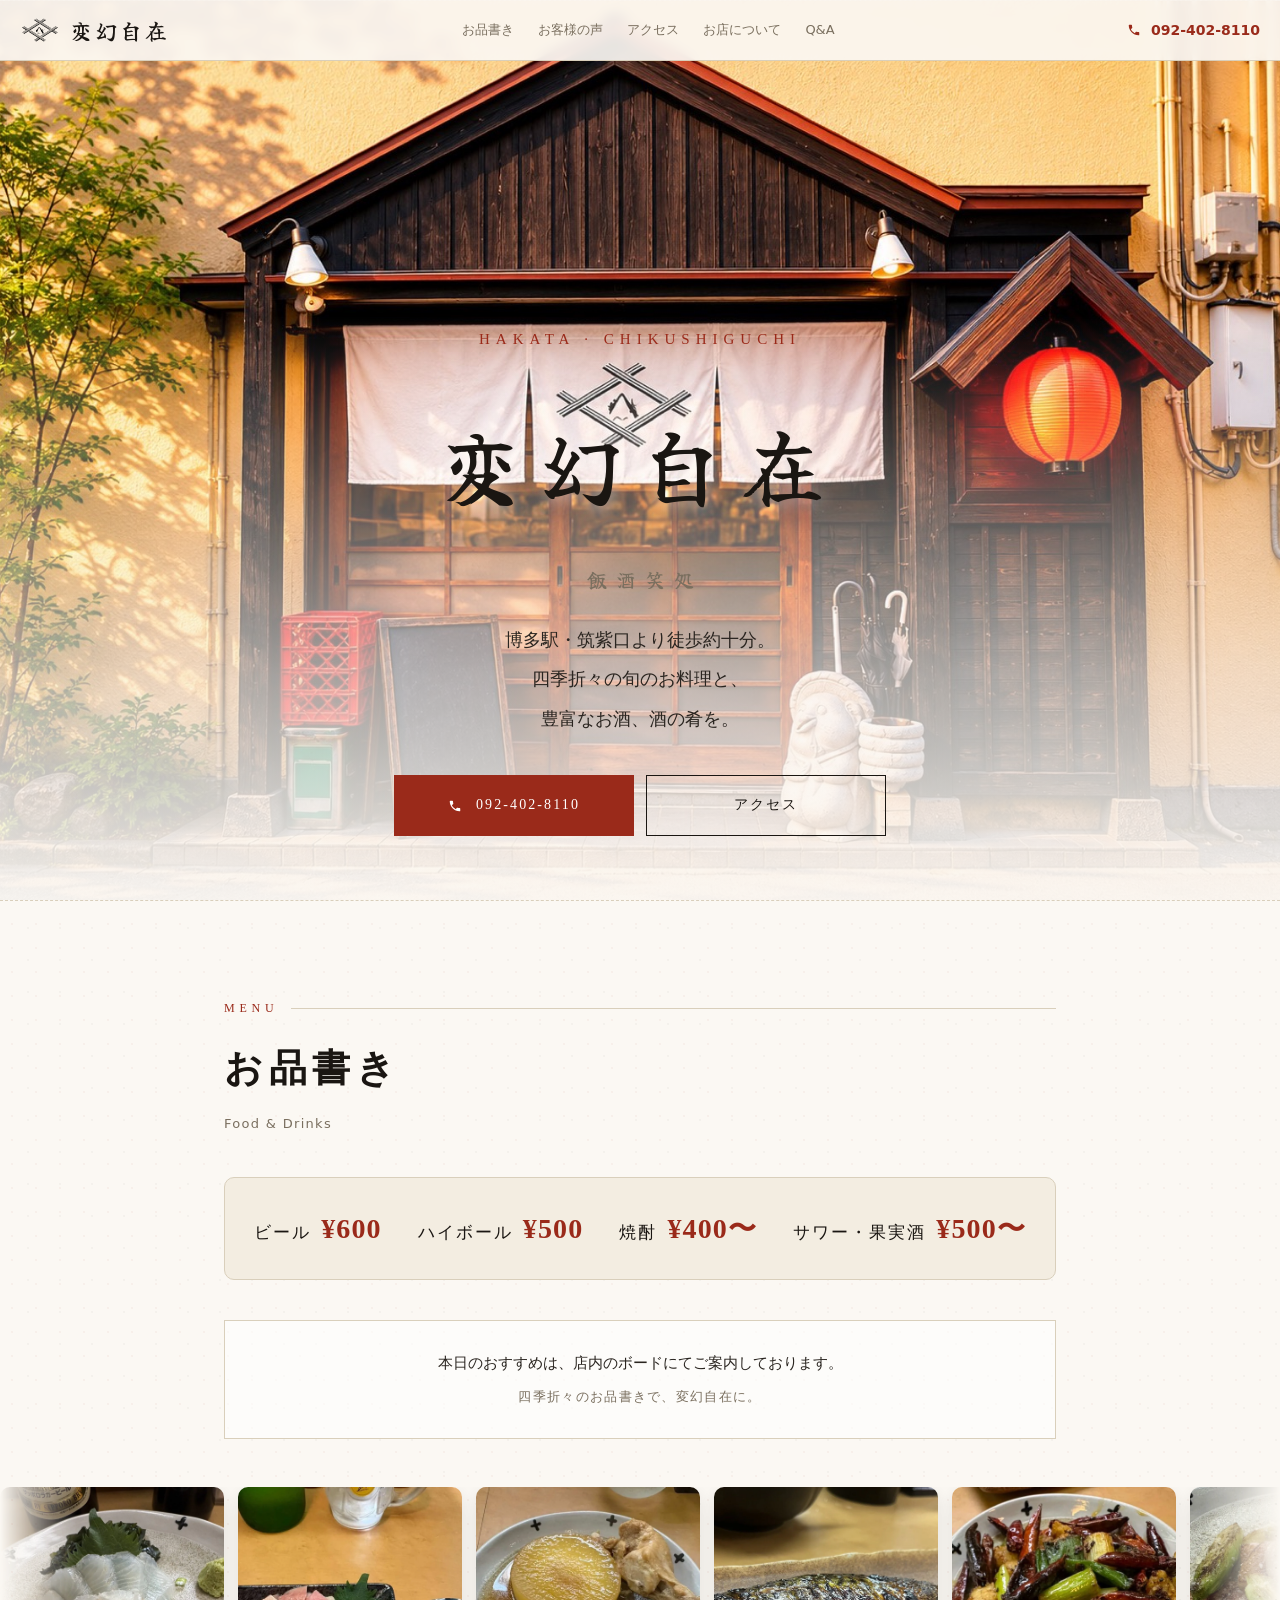
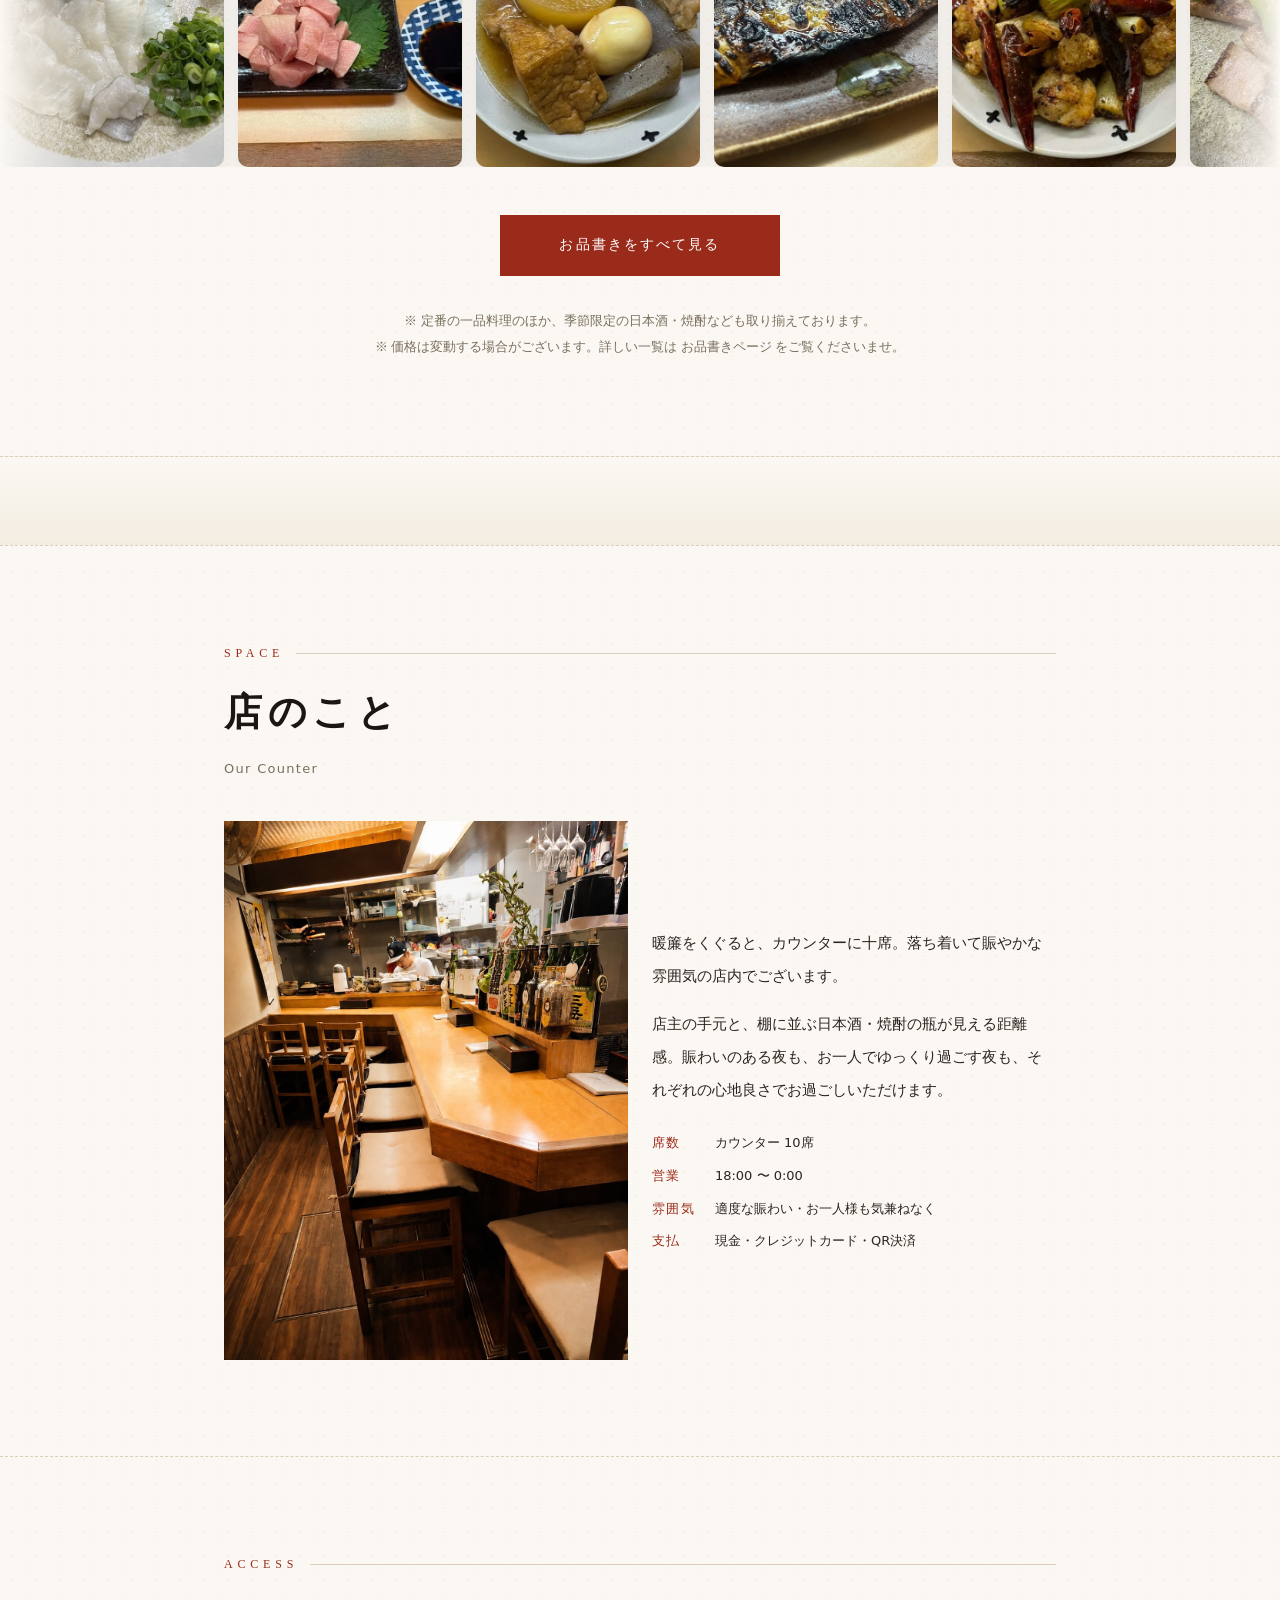
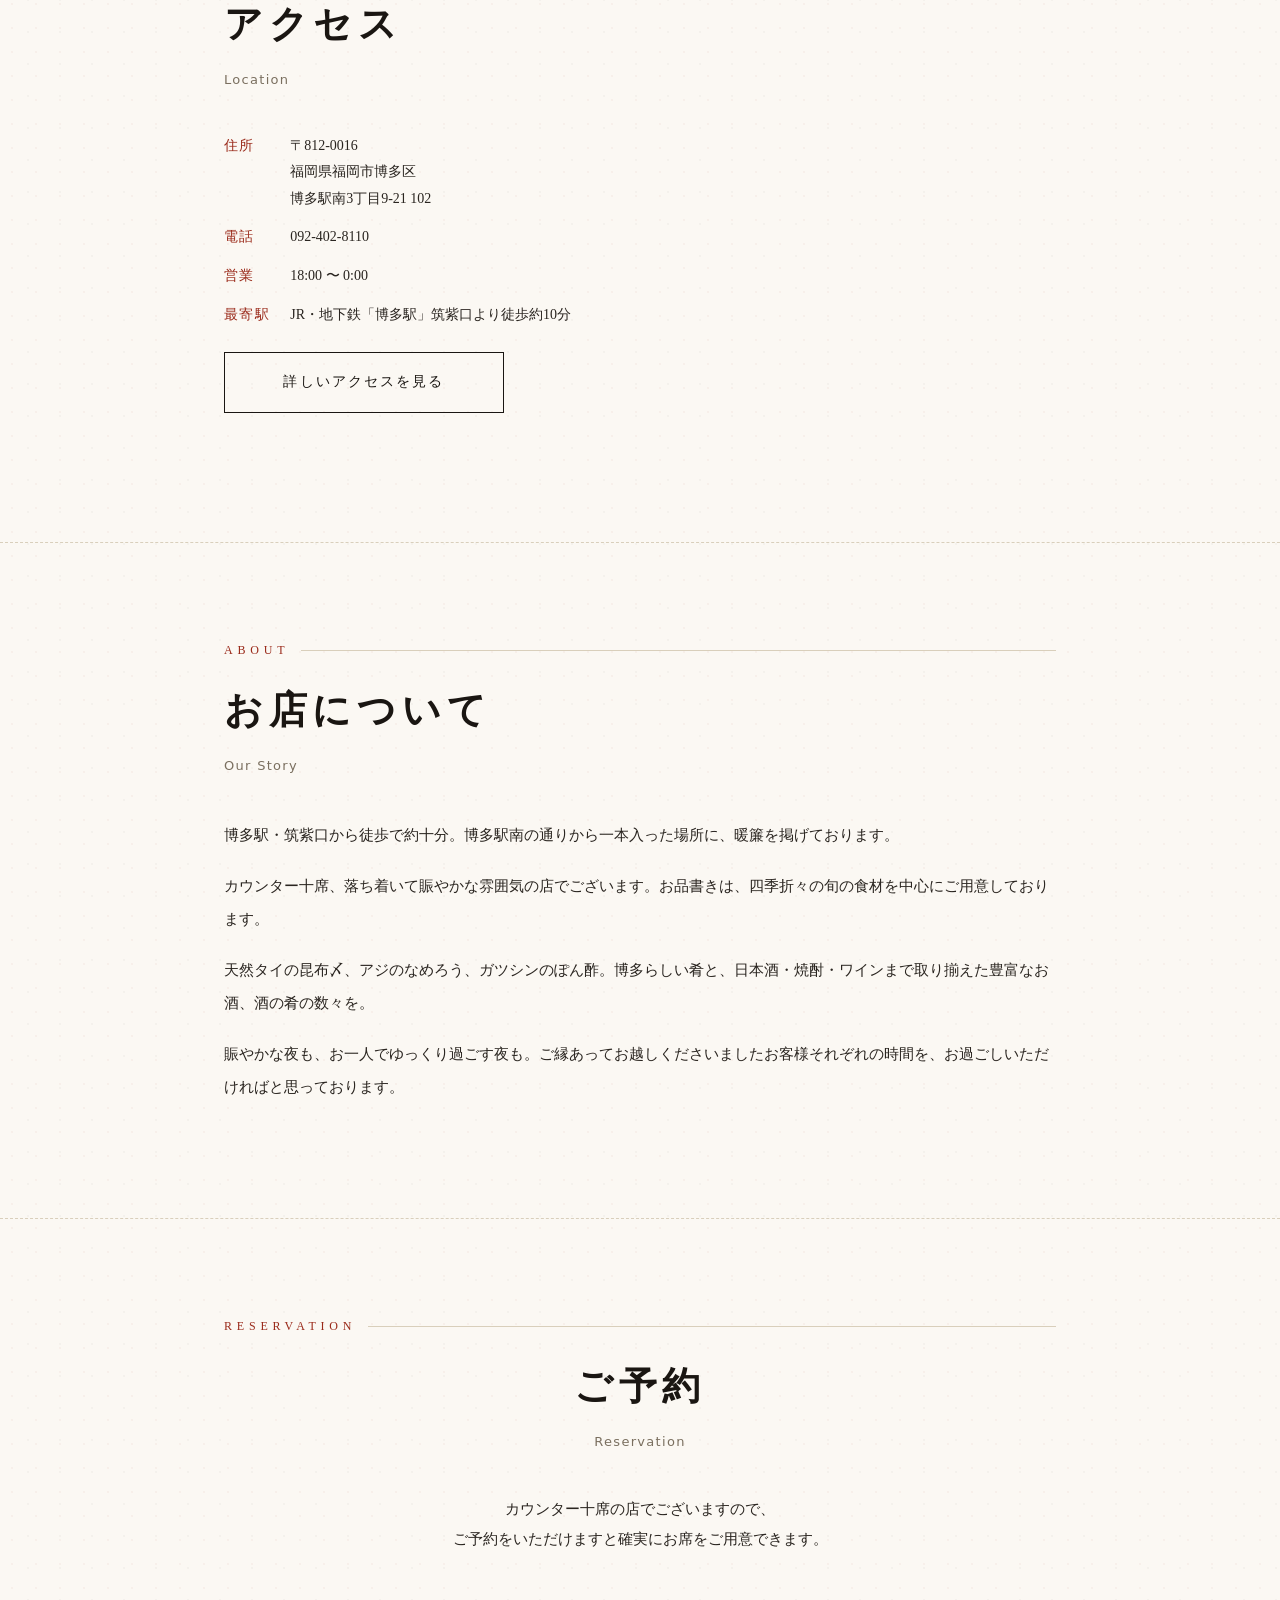
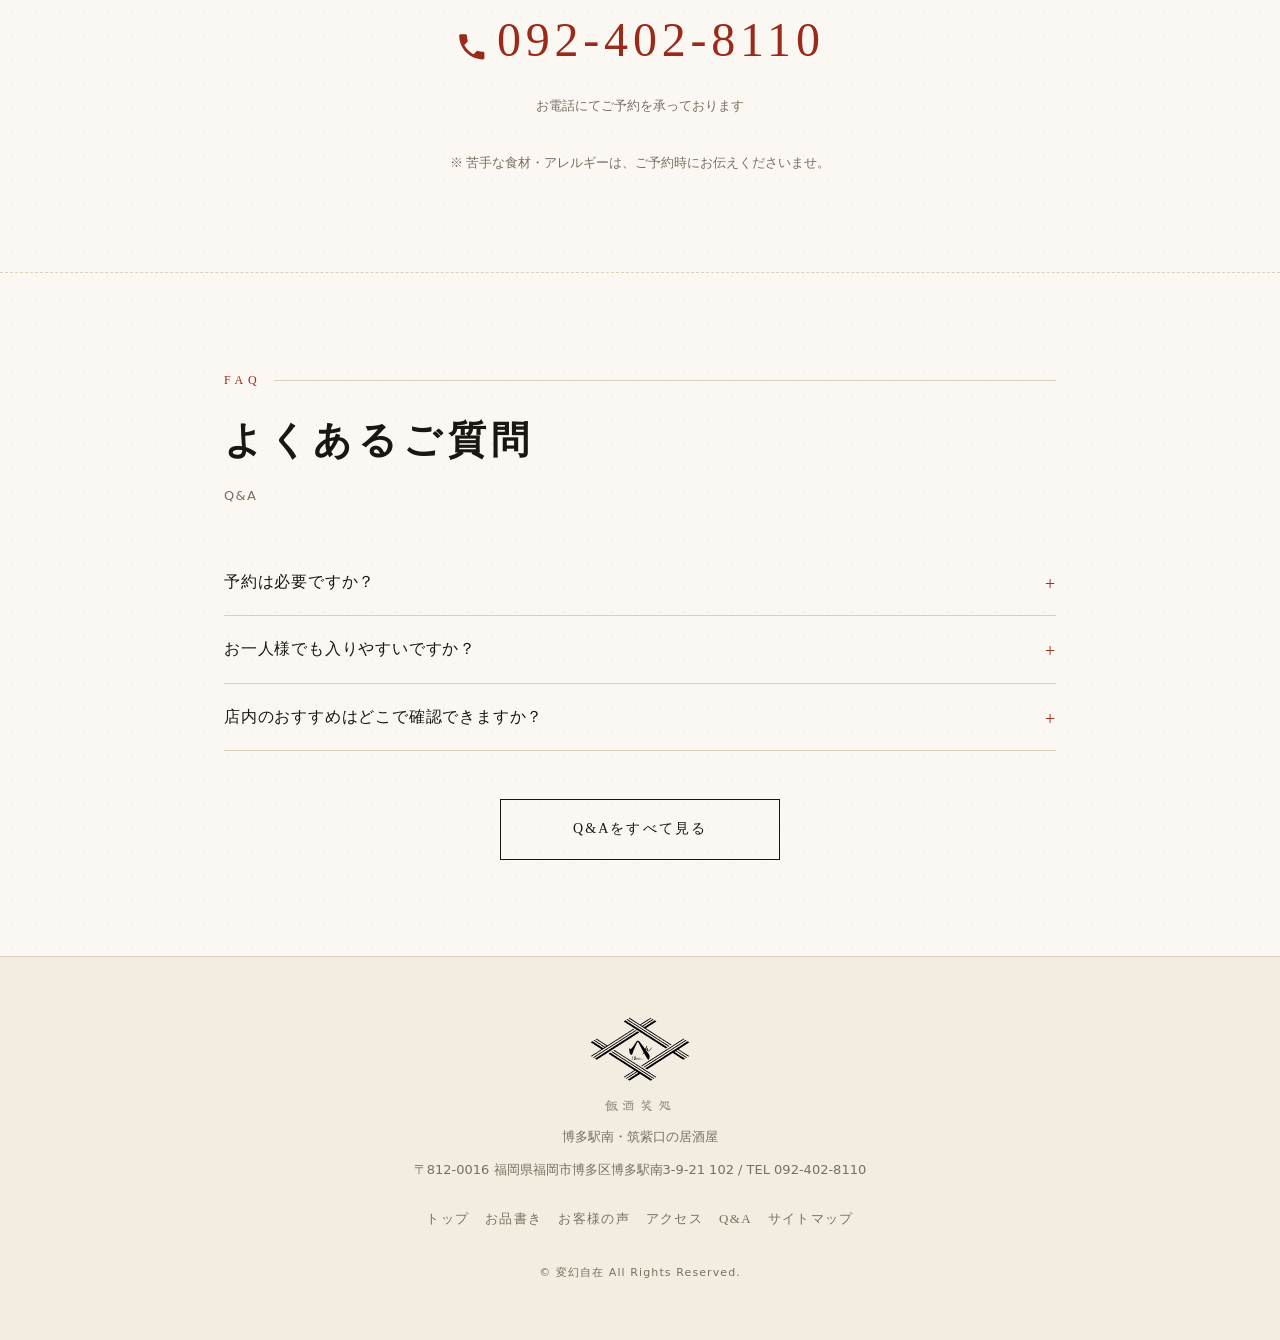
<file: index.html>
<!DOCTYPE html>
<html lang="ja">
<head>
<meta charset="UTF-8">
<!-- Google tag (gtag.js) -->
<script async src="https://www.googletagmanager.com/gtag/js?id=G-1P9MWLDR5L"></script>
<script>
  window.dataLayer = window.dataLayer || [];
  function gtag(){dataLayer.push(arguments);}
  gtag('js', new Date());
  gtag('config', 'G-1P9MWLDR5L');
  // CV計測: 電話タップ / 地図タップ
  document.addEventListener('click', function(e){
    var tel = e.target.closest('a[href^="tel:"]');
    if (tel) {
      var phone = tel.getAttribute('href').replace('tel:','').replace(/[^0-9]/g,'');
      gtag('event', 'phone_click', { phone_number: phone, page_path: location.pathname, link_text: tel.textContent.trim() });
      gtag('event', 'generate_lead', { currency: 'JPY', value: 1, method: 'phone' });
      return;
    }
    var map = e.target.closest('a[href*="maps.app.goo.gl"], a[href*="google.com/maps"]');
    if (map && !map.closest('iframe')) {
      gtag('event', 'map_click', { link_url: map.getAttribute('href'), page_path: location.pathname });
      gtag('event', 'generate_lead', { currency: 'JPY', value: 1, method: 'map' });
    }
  });
</script>
<meta name="viewport" content="width=device-width, initial-scale=1.0">
<meta name="format-detection" content="telephone=no">
<title>変幻自在｜旬の肴と四季の料理・お酒も豊富｜博多駅・筑紫口の居酒屋</title>
<meta name="description" content="博多駅・筑紫口より徒歩約10分の居酒屋「変幻自在」。四季折々の旬の食材を使ったお料理と、日本酒・焼酎・ワインなど豊富なお酒、酒の肴を取り揃えております。カウンター10席・18:00開店。ご予約 092-402-8110。">
<meta name="keywords" content="変幻自在,博多 居酒屋,博多駅 居酒屋,博多駅南 居酒屋,博多 筑紫口 居酒屋,博多 個人 居酒屋,博多 カウンター 居酒屋,博多 創作 居酒屋,博多 一人飲み">
<link rel="canonical" href="https://hengenjizai-hakata.com/">
<link rel="icon" type="image/svg+xml" href="/assets/logo.svg">
<link rel="apple-touch-icon" href="/assets/logo.svg">
<meta name="theme-color" content="#fbf8f3">
<meta property="og:type" content="restaurant.restaurant">
<meta property="og:title" content="変幻自在｜旬の肴と四季の料理・お酒も豊富｜博多駅・筑紫口の居酒屋">
<meta property="og:description" content="博多駅・筑紫口より徒歩約10分の居酒屋。四季折々の旬の食材を使ったお料理と、日本酒・焼酎・ワインなど豊富なお酒、酒の肴を。">
<meta property="og:url" content="https://hengenjizai-hakata.com/">
<meta property="og:locale" content="ja_JP">
<meta property="og:site_name" content="変幻自在">
<meta property="og:image" content="https://hengenjizai-hakata.com/assets/exterior.jpg">
<meta property="og:image:secure_url" content="https://hengenjizai-hakata.com/assets/exterior.jpg">
<meta property="og:image:type" content="image/jpeg">
<meta property="og:image:width" content="1600">
<meta property="og:image:height" content="1067">
<meta property="og:image:alt" content="変幻自在 店舗外観｜暖簾と赤提灯（博多駅南）">
<meta name="twitter:card" content="summary_large_image">
<meta name="twitter:title" content="変幻自在｜旬の肴と四季の料理・お酒も豊富">
<meta name="twitter:description" content="博多駅・筑紫口より徒歩約10分の居酒屋。四季折々の旬のお料理と、豊富なお酒・酒の肴を取り揃えております。">
<meta name="twitter:image" content="https://hengenjizai-hakata.com/assets/exterior.jpg">
<meta name="twitter:image:alt" content="変幻自在 店舗外観｜暖簾と赤提灯（博多駅南）">

<link rel="preconnect" href="https://fonts.googleapis.com">
<link rel="preconnect" href="https://fonts.gstatic.com" crossorigin>
<link rel="stylesheet" href="https://fonts.googleapis.com/css2?family=Klee+One:wght@400;600&family=Yuji+Mai&display=swap">
<link rel="stylesheet" href="/assets/style.css?v=20260525b">

<script type="application/ld+json">
{
  "@context": "https://schema.org",
  "@type": "Restaurant",
  "@id": "https://hengenjizai-hakata.com/#restaurant",
  "name": "変幻自在",
  "alternateName": ["ヘンゲンジザイ","Hengenjizai"],
  "description": "博多駅・筑紫口より徒歩約10分の居酒屋。四季折々の旬の食材を中心としたお料理と、日本酒・焼酎・ボトルワインなど豊富なお酒、酒の肴を取り揃えております。カウンター10席、コース料理はなく、定番の一品料理と店内のおすすめをお楽しみいただけます。",
  "slogan": "博多駅・筑紫口より徒歩約十分。四季折々の旬のお料理と、豊富なお酒、酒の肴を。カウンター十席でお待ちしております。",
  "image": [
    "https://hengenjizai-hakata.com/assets/exterior.jpg",
    "https://hengenjizai-hakata.com/assets/interior.jpg",
    "https://hengenjizai-hakata.com/assets/dishes/sashimi-tai-sapporo.jpg?v=20260519t",
    "https://hengenjizai-hakata.com/assets/dishes/sashimi-otoro.jpg?v=20260519t",
    "https://hengenjizai-hakata.com/assets/dishes/oden-moriawase.jpg?v=20260519t",
    "https://hengenjizai-hakata.com/assets/dishes/saba-shioyaki.jpg?v=20260519t",
    "https://hengenjizai-hakata.com/assets/dishes/gyu-tataki-sansho.jpg?v=20260519t"
  ],
  "logo": "https://hengenjizai-hakata.com/assets/logo.svg",
  "address": {
    "@type": "PostalAddress",
    "streetAddress": "博多駅南3丁目9-21 102",
    "addressLocality": "福岡市博多区",
    "addressRegion": "福岡県",
    "postalCode": "812-0016",
    "addressCountry": "JP"
  },
  "geo": {"@type":"GeoCoordinates","latitude":33.58189,"longitude":130.42303},
  "hasMap": "https://maps.app.goo.gl/iHLLd2m7xEdmFTqz5",
  "maximumAttendeeCapacity": 10,
  "url": "https://hengenjizai-hakata.com/",
  "telephone": "+81-92-402-8110",
  "servesCuisine": ["Japanese","Izakaya","Creative"],
  "priceRange": "¥¥",
  "currenciesAccepted": "JPY",
  "paymentAccepted": ["Cash","Credit Card","QR Code"],
  "acceptsReservations": true,
  "publicAccess": true,
  "isAccessibleForFree": false,
  "knowsLanguage": ["ja"],
  "amenityFeature": [
    {"@type":"LocationFeatureSpecification","name":"カウンター席","value":true},
    {"@type":"LocationFeatureSpecification","name":"クレジットカード可","value":true},
    {"@type":"LocationFeatureSpecification","name":"QR決済可","value":true},
    {"@type":"LocationFeatureSpecification","name":"お一人様歓迎","value":true},
    {"@type":"LocationFeatureSpecification","name":"個室","value":false},
    {"@type":"LocationFeatureSpecification","name":"駐車場","value":false},
    {"@type":"LocationFeatureSpecification","name":"コース料理","value":false}
  ],
  "openingHoursSpecification": [{
    "@type":"OpeningHoursSpecification",
    "dayOfWeek":["Monday","Tuesday","Wednesday","Thursday","Friday","Saturday"],
    "opens":"18:00","closes":"00:00"
  }],
  "aggregateRating": {"@type":"AggregateRating","ratingValue":"4.8","reviewCount":"6","bestRating":"5","worstRating":"1"},
  "hasMenu": {
    "@type": "Menu",
    "name": "変幻自在のお品書き",
    "url": "https://hengenjizai-hakata.com/menu/",
    "description": "定番の一品料理と、店内のおすすめのお品書き。コース料理はございません。",
    "hasMenuSection": [
      {
        "@type": "MenuSection",
        "name": "刺身・肴",
        "hasMenuItem": [
          {"@type":"MenuItem","name":"天然タイの昆布〆","offers":{"@type":"Offer","price":"990","priceCurrency":"JPY"}},
          {"@type":"MenuItem","name":"アジのなめろう","offers":{"@type":"Offer","price":"880","priceCurrency":"JPY"}},
          {"@type":"MenuItem","name":"〆サバ","offers":{"@type":"Offer","price":"580","priceCurrency":"JPY"}},
          {"@type":"MenuItem","name":"板わさ","offers":{"@type":"Offer","price":"380","priceCurrency":"JPY"}},
          {"@type":"MenuItem","name":"ガツシンぽん酢","offers":{"@type":"Offer","price":"580","priceCurrency":"JPY"}}
        ]
      },
      {
        "@type": "MenuSection",
        "name": "焼き・鉄板",
        "hasMenuItem": [
          {"@type":"MenuItem","name":"山芋バタポンステーキ","offers":{"@type":"Offer","price":"580","priceCurrency":"JPY"}},
          {"@type":"MenuItem","name":"生姜焼","offers":{"@type":"Offer","price":"880","priceCurrency":"JPY"}},
          {"@type":"MenuItem","name":"びっくり亭のアレ","offers":{"@type":"Offer","price":"880","priceCurrency":"JPY"}},
          {"@type":"MenuItem","name":"せせりともやしの炒め","offers":{"@type":"Offer","price":"780","priceCurrency":"JPY"}},
          {"@type":"MenuItem","name":"豚キムチ","offers":{"@type":"Offer","price":"880","priceCurrency":"JPY"}},
          {"@type":"MenuItem","name":"鶏皮にんにく","offers":{"@type":"Offer","price":"250","priceCurrency":"JPY"}},
          {"@type":"MenuItem","name":"手羽先塩焼き","offers":{"@type":"Offer","price":"280","priceCurrency":"JPY"}},
          {"@type":"MenuItem","name":"トマトチーズ鉄板","offers":{"@type":"Offer","price":"780","priceCurrency":"JPY"}}
        ]
      },
      {
        "@type": "MenuSection",
        "name": "揚げ物",
        "hasMenuItem": [
          {"@type":"MenuItem","name":"ハムカツ","offers":{"@type":"Offer","price":"380","priceCurrency":"JPY"}},
          {"@type":"MenuItem","name":"だしコロッケ","offers":{"@type":"Offer","price":"380","priceCurrency":"JPY"}},
          {"@type":"MenuItem","name":"揚げギョーザ","offers":{"@type":"Offer","price":"680","priceCurrency":"JPY"}},
          {"@type":"MenuItem","name":"揚げだしナス","offers":{"@type":"Offer","price":"580","priceCurrency":"JPY"}},
          {"@type":"MenuItem","name":"揚げだし豆腐","offers":{"@type":"Offer","price":"580","priceCurrency":"JPY"}}
        ]
      },
      {
        "@type": "MenuSection",
        "name": "ちょい飲み・つまみ",
        "hasMenuItem": [
          {"@type":"MenuItem","name":"クリームチーズいぶりがっこ","offers":{"@type":"Offer","price":"480","priceCurrency":"JPY"}},
          {"@type":"MenuItem","name":"空心菜のアーリオオーリオ","offers":{"@type":"Offer","price":"680","priceCurrency":"JPY"}},
          {"@type":"MenuItem","name":"雲仙ハム","offers":{"@type":"Offer","price":"680","priceCurrency":"JPY"}},
          {"@type":"MenuItem","name":"生ハムゆず大根","offers":{"@type":"Offer","price":"480","priceCurrency":"JPY"}}
        ]
      },
      {
        "@type": "MenuSection",
        "name": "お飲み物",
        "hasMenuItem": [
          {"@type":"MenuItem","name":"生ビール（カールスバーグ）","offers":{"@type":"Offer","price":"600","priceCurrency":"JPY"}},
          {"@type":"MenuItem","name":"超炭酸 角ハイボール","offers":{"@type":"Offer","price":"500","priceCurrency":"JPY"}},
          {"@type":"MenuItem","name":"焼酎（黒霧島・いいちこ・白岳しろ）","offers":{"@type":"Offer","price":"400","priceCurrency":"JPY"}},
          {"@type":"MenuItem","name":"生レモンサワー","offers":{"@type":"Offer","price":"600","priceCurrency":"JPY"}},
          {"@type":"MenuItem","name":"ぶんご梅酒","offers":{"@type":"Offer","price":"500","priceCurrency":"JPY"}},
          {"@type":"MenuItem","name":"ボトルワイン（ロルジュ リル）","offers":{"@type":"Offer","price":"3000","priceCurrency":"JPY"}}
        ]
      }
    ]
  },
  "speakable": {
    "@type": "SpeakableSpecification",
    "cssSelector": [".hero h1",".hero .lead",".about p"]
  }
}
</script>
<script type="application/ld+json">
{
  "@context": "https://schema.org",
  "@type": "Organization",
  "@id": "https://hengenjizai-hakata.com/#organization",
  "name": "変幻自在",
  "alternateName": "Hengenjizai",
  "url": "https://hengenjizai-hakata.com/",
  "logo": {
    "@type": "ImageObject",
    "url": "https://hengenjizai-hakata.com/assets/logo.svg",
    "contentUrl": "https://hengenjizai-hakata.com/assets/logo.svg"
  },
  "image": "https://hengenjizai-hakata.com/assets/exterior.jpg",
  "telephone": "+81-92-402-8110",
  "address": {
    "@type": "PostalAddress",
    "streetAddress": "博多駅南3丁目9-21 102",
    "addressLocality": "福岡市博多区",
    "addressRegion": "福岡県",
    "postalCode": "812-0016",
    "addressCountry": "JP"
  },
  "contactPoint": [{
    "@type": "ContactPoint",
    "telephone": "+81-92-402-8110",
    "contactType": "reservations",
    "areaServed": "JP",
    "availableLanguage": ["Japanese"]
  }]
}
</script>
<script type="application/ld+json">
{
  "@context": "https://schema.org",
  "@type": "WebSite",
  "@id": "https://hengenjizai-hakata.com/#website",
  "name": "変幻自在｜博多駅・筑紫口の居酒屋",
  "alternateName": "Hengenjizai",
  "url": "https://hengenjizai-hakata.com/",
  "inLanguage": "ja-JP",
  "publisher": {"@id": "https://hengenjizai-hakata.com/#organization"},
  "about": {"@id": "https://hengenjizai-hakata.com/#restaurant"},
  "description": "博多駅・筑紫口より徒歩約10分。カウンター10席の居酒屋「変幻自在」公式サイト。"
}
</script>
<script>
if(sessionStorage.getItem('hjz_loaded')){document.documentElement.classList.add('no-loader')}
</script>
</head>
<body>

<div class="loader" id="loader">
  <img src="/assets/logo.svg" alt="変幻自在" class="loader-logo">
</div>

<svg xmlns="http://www.w3.org/2000/svg" style="display:none" aria-hidden="true">
  <symbol id="i-phone" viewBox="0 0 24 24"><path fill="currentColor" d="M6.62 10.79c1.44 2.83 3.76 5.14 6.59 6.59l2.2-2.2c.28-.28.67-.36 1.02-.25 1.12.37 2.33.57 3.57.57.55 0 1 .45 1 1V20c0 .55-.45 1-1 1-9.39 0-17-7.61-17-17 0-.55.45-1 1-1h3.5c.55 0 1 .45 1 1 0 1.25.2 2.45.57 3.57.11.35.03.74-.25 1.02l-2.2 2.2z"/></symbol>
  <symbol id="i-pin" viewBox="0 0 24 24"><path fill="currentColor" d="M12 2C8.13 2 5 5.13 5 9c0 5.25 7 13 7 13s7-7.75 7-13c0-3.87-3.13-7-7-7zm0 9.5a2.5 2.5 0 1 1 0-5 2.5 2.5 0 0 1 0 5z"/></symbol>
  <symbol id="i-menu" viewBox="0 0 24 24"><path fill="currentColor" d="M3 5h2v2H3V5zm4 0h14v2H7V5zM3 11h2v2H3v-2zm4 0h14v2H7v-2zM3 17h2v2H3v-2zm4 0h14v2H7v-2z"/></symbol>
  <symbol id="i-star" viewBox="0 0 24 24"><path fill="currentColor" d="M12 2l3.09 6.26L22 9.27l-5 4.87L18.18 21 12 17.77 5.82 21 7 14.14l-5-4.87 6.91-1.01L12 2z"/></symbol>
  <symbol id="i-external" viewBox="0 0 24 24"><path fill="currentColor" d="M19 19H5V5h7V3H5c-1.11 0-2 .9-2 2v14a2 2 0 0 0 2 2h14c1.1 0 2-.9 2-2v-7h-2v7zM14 3v2h3.59l-9.83 9.83 1.41 1.41L19 6.41V10h2V3h-7z"/></symbol>
</svg>

<header>
  <div class="row">
    <a href="/" class="logo" aria-label="変幻自在 トップへ"><img src="/assets/logo.svg" alt="" class="logo-img" aria-hidden="true"><span class="logo-text font-shodo">変幻自在</span></a>
    <nav>
      <a href="/menu/">お品書き</a>
      <a href="/voice/">お客様の声</a>
      <a href="/access/">アクセス</a>
      <a href="#about">お店について</a>
      <a href="/faq/">Q&amp;A</a>
    </nav>
    <a href="tel:0924028110" class="tel-mini"><svg class="icon" aria-hidden="true"><use href="#i-phone"/></svg>092-402-8110</a>
  </div>
</header>

<!-- Hero -->
<section class="hero" id="hero">
  <picture class="hero-picture">
    <source media="(max-width: 720px)" srcset="/assets/hero/mobile-hero-poster.jpg?v=20260525">
    <img class="hero-img" src="/assets/exterior.jpg" alt="変幻自在 外観（暖簾と赤提灯）" loading="eager" fetchpriority="high">
  </picture>
  <div class="hero-content">
    <div class="sub">HAKATA · CHIKUSHIGUCHI</div>
    <h1 class="font-shodo">変幻自在</h1>
    <p class="hero-shopkind font-shodo" aria-label="飯酒笑処">飯酒笑処</p>
    <p class="lead">
      博多駅・筑紫口より徒歩約十分。<br>
      四季折々の旬のお料理と、<br>
      豊富なお酒、酒の肴を。
    </p>
    <div class="cta-row">
      <a href="tel:0924028110" class="btn btn-primary"><svg class="icon" aria-hidden="true"><use href="#i-phone"/></svg>092-402-8110</a>
      <a href="/access/" class="btn">アクセス</a>
    </div>
  </div>
</section>

<!-- AI Ask (mobile only / accordion via button) -->
<section class="ai-ask-wrap" aria-label="変幻自在についてチャッピーに聞く">
  <div class="ai-ask">
    <button class="ai-ask-summary" type="button" aria-expanded="false" aria-controls="ai-ask-body">
      <span class="ai-ask-label">変幻自在ってどんなお店？</span>
      <span class="ai-ask-icon" aria-hidden="true">
        <svg viewBox="0 0 24 24" fill="none" stroke="currentColor" stroke-width="2.4" stroke-linecap="round">
          <line class="ai-ask-icon-h" x1="5" y1="12" x2="19" y2="12"/>
          <line class="ai-ask-icon-v" x1="12" y1="5" x2="12" y2="19"/>
        </svg>
      </span>
    </button>
    <div class="ai-ask-body" id="ai-ask-body" hidden>
      <p class="ai-ask-desc">よかったら<br><strong>チャッピー</strong>にちょっと聞いてみてください</p>
      <a class="ai-link ai-chatgpt" href="https://chatgpt.com/?q=%E5%A4%89%E5%B9%BB%E8%87%AA%E5%9C%A8%EF%BC%88%E3%81%AF%E3%81%8B%E3%81%9F%E3%83%BB%E7%AD%91%E7%B4%AB%E5%8F%A3%E3%81%AE%E5%B1%85%E9%85%92%E5%B1%8B%EF%BC%89%E3%81%AB%E3%81%A4%E3%81%84%E3%81%A6%E6%95%99%E3%81%88%E3%81%A6%E3%81%8F%E3%81%A0%E3%81%95%E3%81%84%E3%80%82%0A%0A%E5%BA%97%E5%90%8D%3A%20%E5%A4%89%E5%B9%BB%E8%87%AA%E5%9C%A8%0A%E4%BD%8F%E6%89%80%3A%20%E7%A6%8F%E5%B2%A1%E7%9C%8C%E7%A6%8F%E5%B2%A1%E5%B8%82%E5%8D%9A%E5%A4%9A%E5%8C%BA%E5%8D%9A%E5%A4%9A%E9%A7%85%E5%8D%973%E4%B8%81%E7%9B%AE9-21%20102%0A%E5%85%AC%E5%BC%8F%E3%82%B5%E3%82%A4%E3%83%88%3A%20https%3A%2F%2Fhengenjizai-hakata.com%2F%0A%0A%E3%81%93%E3%81%AE%E3%81%8A%E5%BA%97%E3%81%AE%E3%81%8A%E6%96%99%E7%90%86%E3%83%BB%E3%81%8A%E9%85%92%E3%83%BB%E9%9B%B0%E5%9B%B2%E6%B0%97%E3%83%BB%E5%B8%AD%E6%95%B0%E3%83%BB%E5%96%B6%E6%A5%AD%E6%99%82%E9%96%93%E3%83%BB%E4%BA%88%E7%B4%84%E6%96%B9%E6%B3%95%E3%82%92%E3%80%81%E5%85%AC%E5%BC%8F%E3%82%B5%E3%82%A4%E3%83%88%E3%81%AE%E6%83%85%E5%A0%B1%E3%82%92%E5%8F%82%E8%80%83%E3%81%AB%E5%88%86%E3%81%8B%E3%82%8A%E3%82%84%E3%81%99%E3%81%8F%E6%95%99%E3%81%88%E3%81%A6%E3%81%8F%E3%81%A0%E3%81%95%E3%81%84%E3%80%82" target="_blank" rel="noopener" aria-label="ChatGPT（チャッピー）に変幻自在について聞く">
        <svg class="ai-logo" viewBox="0 0 32 32" aria-hidden="true"><circle cx="16" cy="16" r="15" fill="#10a37f"/><path d="M22.6 14.2a4.4 4.4 0 0 0-.38-3.6 4.45 4.45 0 0 0-4.8-2.13 4.4 4.4 0 0 0-3.32-1.47 4.45 4.45 0 0 0-4.25 3.08 4.4 4.4 0 0 0-2.94 2.13 4.45 4.45 0 0 0 .55 5.22 4.4 4.4 0 0 0 .38 3.6 4.45 4.45 0 0 0 4.8 2.13 4.4 4.4 0 0 0 3.32 1.47 4.45 4.45 0 0 0 4.25-3.08 4.4 4.4 0 0 0 2.94-2.13 4.45 4.45 0 0 0-.55-5.22zm-6.6 9.18a3.3 3.3 0 0 1-2.12-.77l.1-.06 3.52-2.03a.57.57 0 0 0 .29-.5v-4.97l1.49.86v4.13a3.31 3.31 0 0 1-3.28 3.34zm-7.1-3.03a3.3 3.3 0 0 1-.4-2.22l.1.06 3.52 2.03a.57.57 0 0 0 .58 0l4.3-2.48v1.72l-3.55 2.05a3.32 3.32 0 0 1-4.55-1.16zm-.93-7.69a3.3 3.3 0 0 1 1.72-1.45v4.2c0 .2.11.39.29.5l4.3 2.48-1.49.86-3.54-2.05a3.32 3.32 0 0 1-1.28-4.54zm12.22 2.84-4.3-2.49 1.49-.86 3.54 2.05a3.32 3.32 0 0 1-.5 5.99v-4.2a.56.56 0 0 0-.23-.49zm1.48-2.23-.1-.06-3.52-2.03a.57.57 0 0 0-.58 0l-4.3 2.48v-1.72l3.55-2.05a3.32 3.32 0 0 1 4.95 3.38zm-9.31 3.07-1.49-.86V11.5a3.32 3.32 0 0 1 5.44-2.55l-.1.06-3.52 2.03a.57.57 0 0 0-.29.5zm.81-1.74L16 13.43l1.92 1.1v2.21L16 17.85l-1.92-1.1z" fill="#fff"/></svg>
        <span class="ai-text"><span class="ai-name">チャッピーに聞いてみる</span><span class="ai-sub">アプリ／ブラウザで開きます</span></span>
        <span class="ai-arrow" aria-hidden="true">→</span>
      </a>
      <p class="ai-ask-note">タップすると、お店の説明文がもう入力された状態で開きます。あとは送信ボタンを押すだけ。</p>
      <a class="ai-link-mini ai-gemini-mini" href="https://www.google.com/search?udm=50&q=%E5%A4%89%E5%B9%BB%E8%87%AA%E5%9C%A8%EF%BC%88%E3%81%AF%E3%81%8B%E3%81%9F%E3%83%BB%E7%AD%91%E7%B4%AB%E5%8F%A3%E3%81%AE%E5%B1%85%E9%85%92%E5%B1%8B%EF%BC%89%E3%81%AB%E3%81%A4%E3%81%84%E3%81%A6%E6%95%99%E3%81%88%E3%81%A6%E3%81%8F%E3%81%A0%E3%81%95%E3%81%84%E3%80%82%0A%0A%E5%BA%97%E5%90%8D%3A%20%E5%A4%89%E5%B9%BB%E8%87%AA%E5%9C%A8%0A%E4%BD%8F%E6%89%80%3A%20%E7%A6%8F%E5%B2%A1%E7%9C%8C%E7%A6%8F%E5%B2%A1%E5%B8%82%E5%8D%9A%E5%A4%9A%E5%8C%BA%E5%8D%9A%E5%A4%9A%E9%A7%85%E5%8D%973%E4%B8%81%E7%9B%AE9-21%20102%0A%E5%85%AC%E5%BC%8F%E3%82%B5%E3%82%A4%E3%83%88%3A%20https%3A%2F%2Fhengenjizai-hakata.com%2F%0A%0A%E3%81%93%E3%81%AE%E3%81%8A%E5%BA%97%E3%81%AE%E3%81%8A%E6%96%99%E7%90%86%E3%83%BB%E3%81%8A%E9%85%92%E3%83%BB%E9%9B%B0%E5%9B%B2%E6%B0%97%E3%83%BB%E5%B8%AD%E6%95%B0%E3%83%BB%E5%96%B6%E6%A5%AD%E6%99%82%E9%96%93%E3%83%BB%E4%BA%88%E7%B4%84%E6%96%B9%E6%B3%95%E3%82%92%E3%80%81%E5%85%AC%E5%BC%8F%E3%82%B5%E3%82%A4%E3%83%88%E3%81%AE%E6%83%85%E5%A0%B1%E3%82%92%E5%8F%82%E8%80%83%E3%81%AB%E5%88%86%E3%81%8B%E3%82%8A%E3%82%84%E3%81%99%E3%81%8F%E6%95%99%E3%81%88%E3%81%A6%E3%81%8F%E3%81%A0%E3%81%95%E3%81%84%E3%80%82" target="_blank" rel="noopener" aria-label="Google AI モードで変幻自在について調べる">
        <svg class="ai-logo-mini" viewBox="0 0 32 32" aria-hidden="true"><defs><linearGradient id="gemGradMini" x1="0%" y1="0%" x2="100%" y2="100%"><stop offset="0%" stop-color="#4285f4"/><stop offset="50%" stop-color="#9b72cb"/><stop offset="100%" stop-color="#d96570"/></linearGradient></defs><path d="M16 3l2.5 8.5L27 14l-8.5 2.5L16 25l-2.5-8.5L5 14l8.5-2.5z" fill="url(#gemGradMini)"/></svg>
        <span>Google でも調べてみる</span>
      </a>
    </div>
  </div>
</section>

<!-- Menu -->
<section id="menu">
  <div class="container">
    <div class="sect-label">MENU</div>
    <h2 class="sect-title">お品書き<small>Food &amp; Drinks</small></h2>

    <div class="price-summary" aria-label="主な価格">
      <ul>
        <li><span class="cat">ビール</span><span class="price">¥600</span></li>
        <li><span class="cat">ハイボール</span><span class="price">¥500</span></li>
        <li><span class="cat">焼酎</span><span class="price">¥400〜</span></li>
        <li><span class="cat">サワー・果実酒</span><span class="price">¥500〜</span></li>
      </ul>
    </div>

    <div class="menu-notice">
      <p>本日のおすすめは、店内のボードにてご案内しております。</p>
      <p class="sub">四季折々のお品書きで、変幻自在に。</p>
    </div>

    <div class="dishes-marquee" aria-label="お料理イメージのスクロール">
      <div class="dishes-track">
        <picture class="dishes-card"><source srcset="/assets/dishes/sashimi-tai-sapporo.webp?v=20260519t" type="image/webp"><img src="/assets/dishes/sashimi-tai-sapporo.jpg?v=20260519t" alt="天然タイのお造りとサッポロビール" loading="lazy" decoding="async"></picture>
        <picture class="dishes-card"><source srcset="/assets/dishes/sashimi-otoro.webp?v=20260519t" type="image/webp"><img src="/assets/dishes/sashimi-otoro.jpg?v=20260519t" alt="中トロの角切り" loading="lazy" decoding="async"></picture>
        <picture class="dishes-card"><source srcset="/assets/dishes/oden-moriawase.webp?v=20260519t" type="image/webp"><img src="/assets/dishes/oden-moriawase.jpg?v=20260519t" alt="おでん盛り合わせ" loading="lazy" decoding="async"></picture>
        <picture class="dishes-card"><source srcset="/assets/dishes/saba-shioyaki.webp?v=20260519t" type="image/webp"><img src="/assets/dishes/saba-shioyaki.jpg?v=20260519t" alt="焼き鯖" loading="lazy" decoding="async"></picture>
        <picture class="dishes-card"><source srcset="/assets/dishes/karaage-chili.webp?v=20260519t" type="image/webp"><img src="/assets/dishes/karaage-chili.jpg?v=20260519t" alt="鶏の唐揚げと唐辛子" loading="lazy" decoding="async"></picture>
        <picture class="dishes-card"><source srcset="/assets/dishes/gyu-tataki-sansho.webp?v=20260519t" type="image/webp"><img src="/assets/dishes/gyu-tataki-sansho.jpg?v=20260519t" alt="牛のたたき、山椒の葉添え" loading="lazy" decoding="async"></picture>
        <picture class="dishes-card"><source srcset="/assets/dishes/gyu-cabbage-teppan.webp?v=20260519t" type="image/webp"><img src="/assets/dishes/gyu-cabbage-teppan.jpg?v=20260519t" alt="牛肉とキャベツの鉄板炒め" loading="lazy" decoding="async"></picture>
        <picture class="dishes-card"><source srcset="/assets/dishes/tempura-sansai.webp?v=20260519t" type="image/webp"><img src="/assets/dishes/tempura-sansai.jpg?v=20260519t" alt="山菜の天ぷら" loading="lazy" decoding="async"></picture>
        <picture class="dishes-card"><source srcset="/assets/dishes/ika-satoimo.webp?v=20260519t" type="image/webp"><img src="/assets/dishes/ika-satoimo.jpg?v=20260519t" alt="イカと里芋の煮物" loading="lazy" decoding="async"></picture>
        <picture class="dishes-card"><source srcset="/assets/dishes/caesar-salad.webp?v=20260519t" type="image/webp"><img src="/assets/dishes/caesar-salad.jpg?v=20260519t" alt="シーザーサラダ" loading="lazy" decoding="async"></picture>
        <!-- duplicate for seamless loop -->
        <picture class="dishes-card" aria-hidden="true"><source srcset="/assets/dishes/sashimi-tai-sapporo.webp?v=20260519t" type="image/webp"><img src="/assets/dishes/sashimi-tai-sapporo.jpg?v=20260519t" alt="" loading="lazy" decoding="async"></picture>
        <picture class="dishes-card" aria-hidden="true"><source srcset="/assets/dishes/sashimi-otoro.webp?v=20260519t" type="image/webp"><img src="/assets/dishes/sashimi-otoro.jpg?v=20260519t" alt="" loading="lazy" decoding="async"></picture>
        <picture class="dishes-card" aria-hidden="true"><source srcset="/assets/dishes/oden-moriawase.webp?v=20260519t" type="image/webp"><img src="/assets/dishes/oden-moriawase.jpg?v=20260519t" alt="" loading="lazy" decoding="async"></picture>
        <picture class="dishes-card" aria-hidden="true"><source srcset="/assets/dishes/saba-shioyaki.webp?v=20260519t" type="image/webp"><img src="/assets/dishes/saba-shioyaki.jpg?v=20260519t" alt="" loading="lazy" decoding="async"></picture>
        <picture class="dishes-card" aria-hidden="true"><source srcset="/assets/dishes/karaage-chili.webp?v=20260519t" type="image/webp"><img src="/assets/dishes/karaage-chili.jpg?v=20260519t" alt="" loading="lazy" decoding="async"></picture>
        <picture class="dishes-card" aria-hidden="true"><source srcset="/assets/dishes/gyu-tataki-sansho.webp?v=20260519t" type="image/webp"><img src="/assets/dishes/gyu-tataki-sansho.jpg?v=20260519t" alt="" loading="lazy" decoding="async"></picture>
        <picture class="dishes-card" aria-hidden="true"><source srcset="/assets/dishes/gyu-cabbage-teppan.webp?v=20260519t" type="image/webp"><img src="/assets/dishes/gyu-cabbage-teppan.jpg?v=20260519t" alt="" loading="lazy" decoding="async"></picture>
        <picture class="dishes-card" aria-hidden="true"><source srcset="/assets/dishes/tempura-sansai.webp?v=20260519t" type="image/webp"><img src="/assets/dishes/tempura-sansai.jpg?v=20260519t" alt="" loading="lazy" decoding="async"></picture>
        <picture class="dishes-card" aria-hidden="true"><source srcset="/assets/dishes/ika-satoimo.webp?v=20260519t" type="image/webp"><img src="/assets/dishes/ika-satoimo.jpg?v=20260519t" alt="" loading="lazy" decoding="async"></picture>
        <picture class="dishes-card" aria-hidden="true"><source srcset="/assets/dishes/caesar-salad.webp?v=20260519t" type="image/webp"><img src="/assets/dishes/caesar-salad.jpg?v=20260519t" alt="" loading="lazy" decoding="async"></picture>
      </div>
    </div>

    <div class="section-cta menu-top-cta">
      <a href="/menu/" class="btn btn-primary">お品書きをすべて見る</a>
    </div>

    <p class="menu-note">
      ※ 定番の一品料理のほか、季節限定の日本酒・焼酎なども取り揃えております。<br>
      ※ 価格は変動する場合がございます。詳しい一覧は <a href="/menu/">お品書きページ</a> をご覧くださいませ。
    </p>
  </div>
</section>

<!-- Collage Marquee（お客様とお料理の風景） -->
<section class="collage-section" aria-label="お客様とお料理の風景">
  <div class="collage-marquee">
    <div class="collage-track">
      <picture class="collage-card"><source srcset="/assets/hero/hero-collage-01.webp?v=20260519t" type="image/webp"><img src="/assets/hero/hero-collage-01.jpg?v=20260519t" alt="変幻自在 お客様とお料理の風景 その一" loading="lazy" decoding="async"></picture>
      <picture class="collage-card"><source srcset="/assets/hero/hero-collage-02.webp?v=20260519t" type="image/webp"><img src="/assets/hero/hero-collage-02.jpg?v=20260519t" alt="変幻自在 お客様とお料理の風景 その二" loading="lazy" decoding="async"></picture>
      <picture class="collage-card"><source srcset="/assets/hero/hero-collage-03.webp?v=20260519t" type="image/webp"><img src="/assets/hero/hero-collage-03.jpg?v=20260519t" alt="変幻自在 お客様とお料理の風景 その三" loading="lazy" decoding="async"></picture>
      <picture class="collage-card" aria-hidden="true"><source srcset="/assets/hero/hero-collage-01.webp?v=20260519t" type="image/webp"><img src="/assets/hero/hero-collage-01.jpg?v=20260519t" alt="" loading="lazy" decoding="async"></picture>
      <picture class="collage-card" aria-hidden="true"><source srcset="/assets/hero/hero-collage-02.webp?v=20260519t" type="image/webp"><img src="/assets/hero/hero-collage-02.jpg?v=20260519t" alt="" loading="lazy" decoding="async"></picture>
      <picture class="collage-card" aria-hidden="true"><source srcset="/assets/hero/hero-collage-03.webp?v=20260519t" type="image/webp"><img src="/assets/hero/hero-collage-03.jpg?v=20260519t" alt="" loading="lazy" decoding="async"></picture>
    </div>
  </div>
</section>

<!-- Space -->
<section id="space">
  <div class="container">
    <div class="sect-label">SPACE</div>
    <h2 class="sect-title">店のこと<small>Our Counter</small></h2>
    <div class="space-row">
      <img src="/assets/interior.jpg" alt="変幻自在 店内のカウンター 10席">
      <div class="space-text">
        <p>暖簾をくぐると、カウンターに十席。落ち着いて賑やかな雰囲気の店内でございます。</p>
        <p>店主の手元と、棚に並ぶ日本酒・焼酎の瓶が見える距離感。賑わいのある夜も、お一人でゆっくり過ごす夜も、それぞれの心地良さでお過ごしいただけます。</p>
        <dl class="space-spec">
          <dt>席数</dt><dd>カウンター 10席</dd>
          <dt>営業</dt><dd>18:00 〜 0:00</dd>
          <dt>雰囲気</dt><dd>適度な賑わい・お一人様も気兼ねなく</dd>
          <dt>支払</dt><dd>現金・クレジットカード・QR決済</dd>
        </dl>
      </div>
    </div>
  </div>
</section>

<!-- Access (summary) -->
<section id="access">
  <div class="container">
    <div class="sect-label">ACCESS</div>
    <h2 class="sect-title">アクセス<small>Location</small></h2>
    <div class="access-row">
      <div class="access-info">
        <dl>
          <dt>住所</dt><dd>〒812-0016<br>福岡県福岡市博多区<br>博多駅南3丁目9-21 102</dd>
          <dt>電話</dt><dd><a href="tel:0924028110">092-402-8110</a></dd>
          <dt>営業</dt><dd>18:00 〜 0:00</dd>
          <dt>最寄駅</dt><dd>JR・地下鉄「博多駅」筑紫口より徒歩約10分</dd>
        </dl>
        <div class="section-cta" style="text-align:left;margin-top:24px">
          <a href="/access/" class="btn">詳しいアクセスを見る</a>
        </div>
      </div>
      <div class="access-map">
        <iframe src="https://www.google.com/maps/embed?pb=!1m18!1m12!1m3!1d3323.9018913751415!2d130.42303697569642!3d33.58189647333772!2m3!1f0!2f0!3f0!3m2!1i1024!2i768!4f13.1!3m3!1m2!1s0x354191bb45102d21%3A0x3eda481ae84d80f0!2z5aSJ5bm76Ieq5Zyo!5e0!3m2!1sja!2sjp!4v1779094374342!5m2!1sja!2sjp" style="border:0" allowfullscreen referrerpolicy="no-referrer-when-downgrade" title="変幻自在 地図"></iframe>
      </div>
    </div>
  </div>
</section>

<!-- About -->
<section id="about" class="about">
  <div class="container">
    <div class="sect-label">ABOUT</div>
    <h2 class="sect-title">お店について<small>Our Story</small></h2>
    <p>博多駅・筑紫口から徒歩で約十分。博多駅南の通りから一本入った場所に、暖簾を掲げております。</p>
    <p>カウンター十席、落ち着いて賑やかな雰囲気の店でございます。お品書きは、四季折々の旬の食材を中心にご用意しております。</p>
    <p>天然タイの昆布〆、アジのなめろう、ガツシンのぽん酢。博多らしい肴と、日本酒・焼酎・ワインまで取り揃えた豊富なお酒、酒の肴の数々を。</p>
    <p>賑やかな夜も、お一人でゆっくり過ごす夜も。ご縁あってお越しくださいましたお客様それぞれの時間を、お過ごしいただければと思っております。</p>
  </div>
</section>

<!-- Reservation -->
<section id="reservation" class="reservation">
  <div class="container">
    <div class="sect-label">RESERVATION</div>
    <h2 class="sect-title">ご予約<small>Reservation</small></h2>
    <p class="lead">
      カウンター十席の店でございますので、<br>
      ご予約をいただけますと確実にお席をご用意できます。
    </p>
    <a href="tel:0924028110" class="big-tel"><svg class="icon" aria-hidden="true"><use href="#i-phone"/></svg>092-402-8110</a>
    <div class="tel-note">お電話にてご予約を承っております</div>
    <p style="font-size:13px;color:var(--c-mute);line-height:2;font-family:var(--font-mincho)">
      ※ 苦手な食材・アレルギーは、ご予約時にお伝えくださいませ。
    </p>
  </div>
</section>

<!-- FAQ (excerpt) -->
<section id="faq">
  <div class="container">
    <div class="sect-label">FAQ</div>
    <h2 class="sect-title">よくあるご質問<small>Q&amp;A</small></h2>
    <details><summary>予約は必要ですか？</summary><p>カウンター十席の店舗ですので、ご予約をいただけると確実です。空いていれば、ご予約なしでもご案内いたします。</p></details>
    <details><summary>お一人様でも入りやすいですか？</summary><p>カウンター中心の十席ですので、お一人でのご来店も多くいらっしゃいます。お気軽にお立ち寄りくださいませ。</p></details>
    <details><summary>店内のおすすめはどこで確認できますか？</summary><p>店内のボードにてご案内しております。</p></details>
    <div class="section-cta">
      <a href="/faq/" class="btn">Q&amp;Aをすべて見る</a>
    </div>
  </div>
</section>

<!-- Footer -->
<footer>
  <div class="logo"><img src="/assets/logo.svg" alt="変幻自在" class="logo-img"></div>
  <p class="footer-tagline">飯酒笑処</p>
  <p>博多駅南・筑紫口の居酒屋</p>
  <p>〒812-0016 福岡県福岡市博多区博多駅南3-9-21 102 / TEL 092-402-8110</p>
  <nav>
    <a href="/">トップ</a>
    <a href="/menu/">お品書き</a>
    <a href="/voice/">お客様の声</a>
    <a href="/access/">アクセス</a>
    <a href="/faq/">Q&amp;A</a>
    <a href="/sitemap/">サイトマップ</a>
  </nav>
  <div class="copyright">© 変幻自在 All Rights Reserved.</div>
</footer>

<!-- Fixed mobile CTA -->
<nav class="mobile-cta" aria-label="モバイルCTA">
  <a href="tel:0924028110" class="primary"><svg class="icon" aria-hidden="true"><use href="#i-phone"/></svg>電話する</a>
  <a href="/menu/"><svg class="icon" aria-hidden="true"><use href="#i-menu"/></svg>品書き</a>
  <a href="https://maps.app.goo.gl/iHLLd2m7xEdmFTqz5" target="_blank" rel="noopener"><svg class="icon" aria-hidden="true"><use href="#i-pin"/></svg>地図</a>
</nav>

<script>
(function(){
  var l=document.getElementById('loader');
  if(!l)return;
  function hide(){l.classList.add('is-hidden')}
  if(document.readyState==='complete'){setTimeout(hide,800)}
  else{window.addEventListener('load',function(){setTimeout(hide,800)},{once:true})}
  setTimeout(hide,3500);
})();
sessionStorage.setItem('hjz_loaded','1');

(function(){
  document.querySelectorAll('.ai-ask-summary').forEach(function(btn){
    var id = btn.getAttribute('aria-controls');
    var body = id && document.getElementById(id);
    if(!body) return;
    btn.addEventListener('click', function(){
      var open = btn.getAttribute('aria-expanded') === 'true';
      btn.setAttribute('aria-expanded', open ? 'false' : 'true');
      if(open){
        body.setAttribute('hidden','');
      } else {
        body.removeAttribute('hidden');
      }
    });
  });
})();
</script>

</body>
</html>
</file>
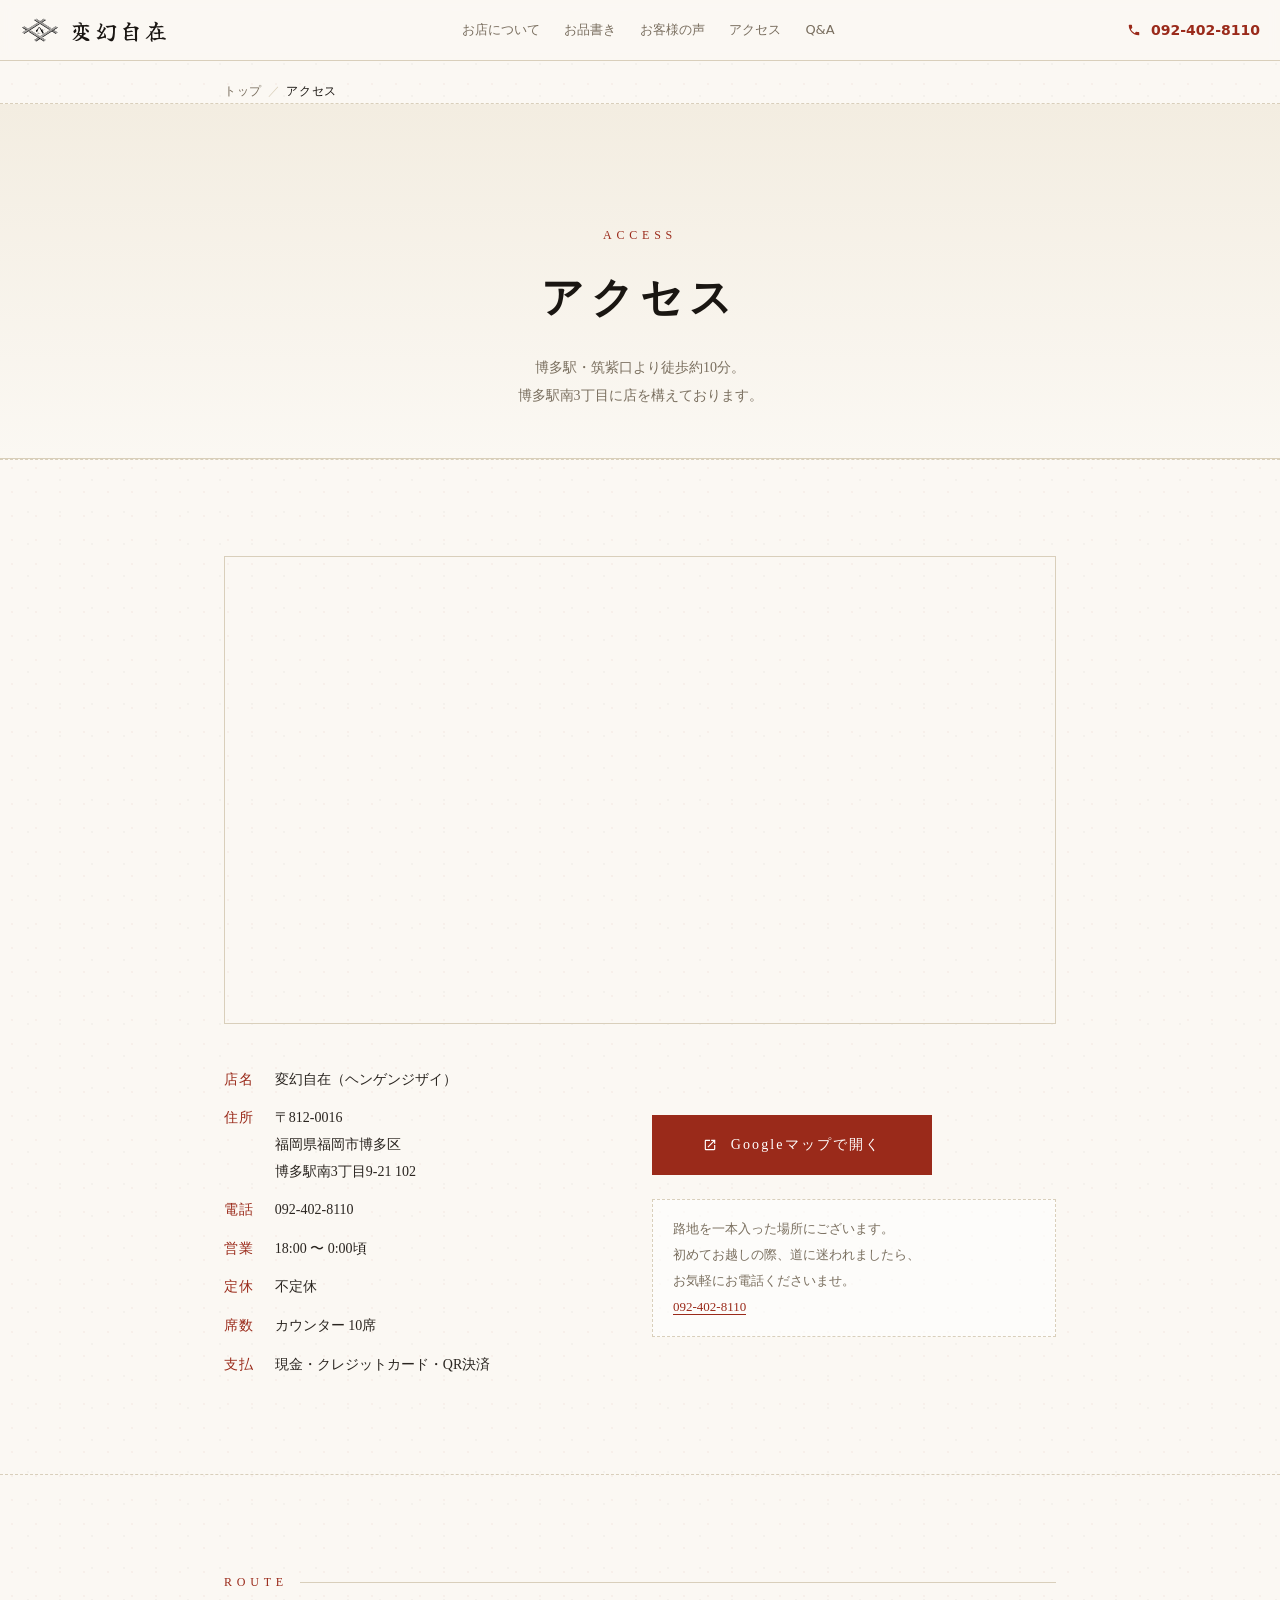
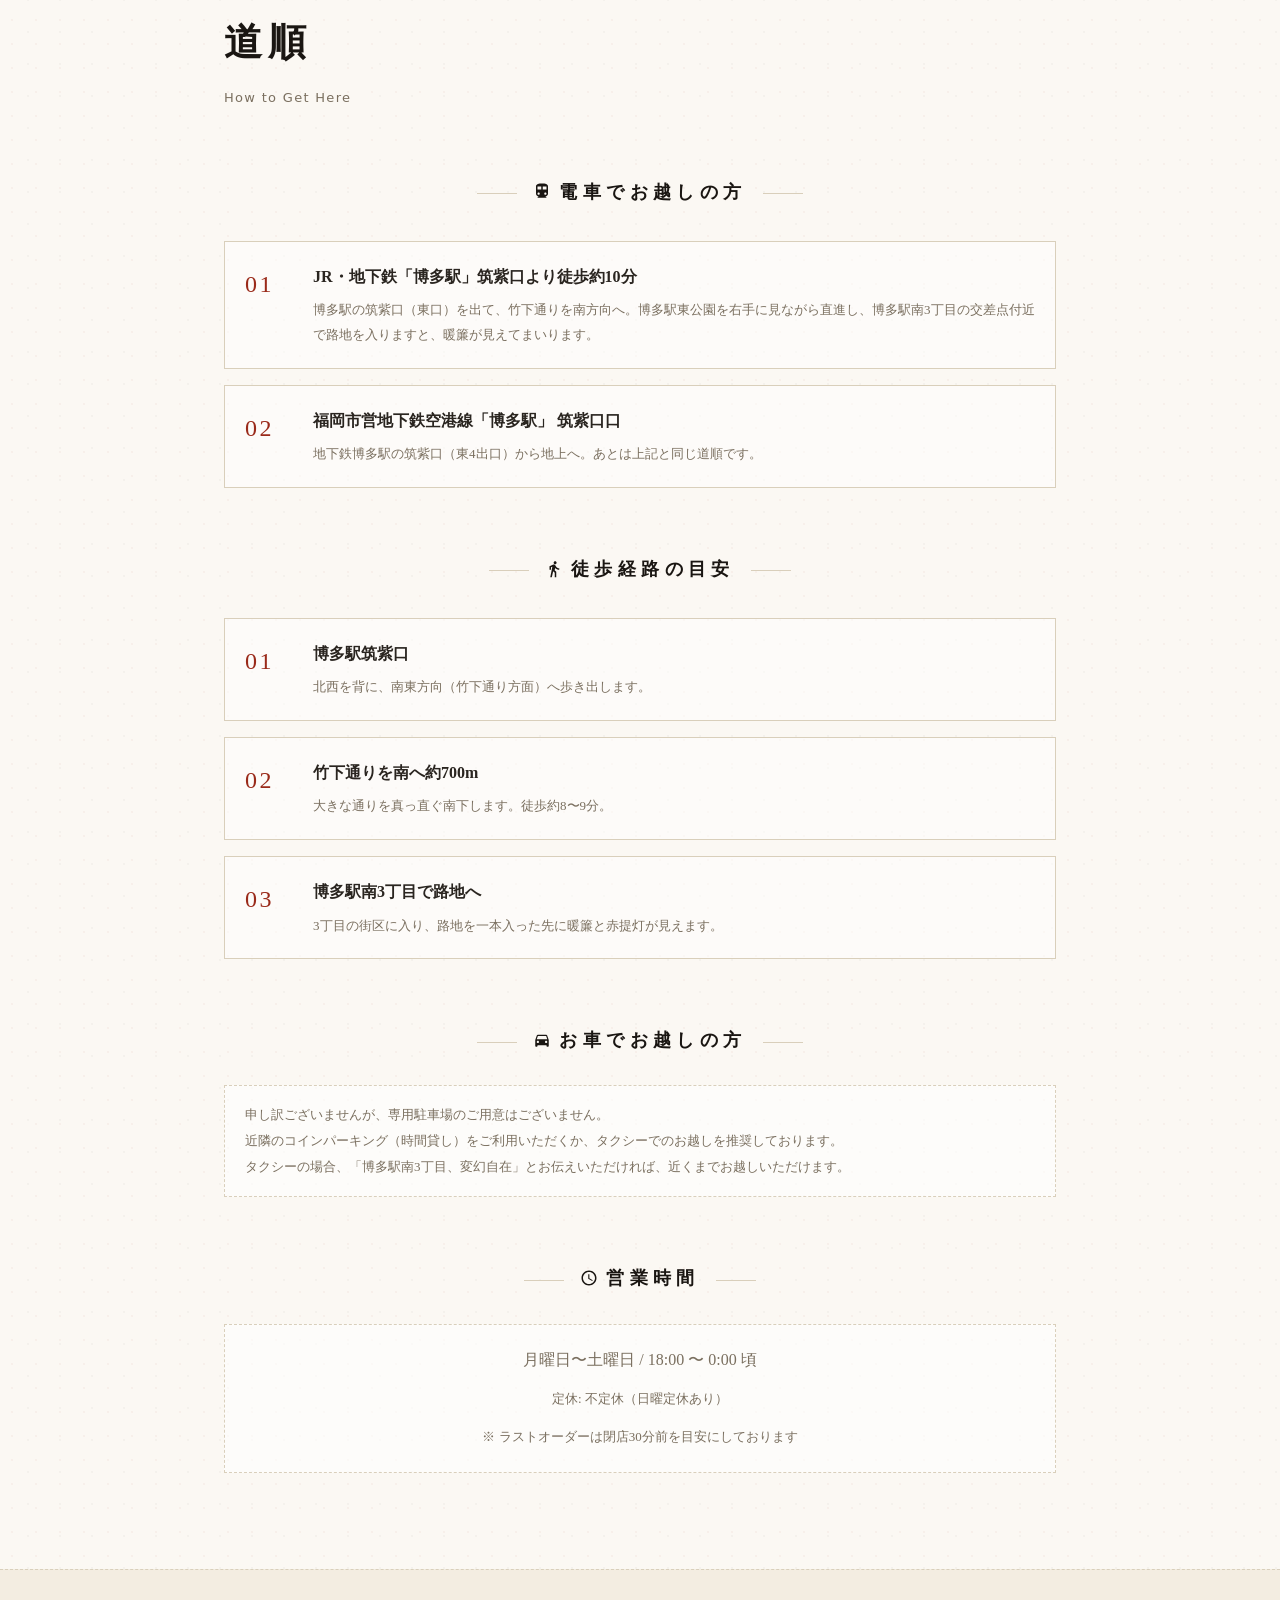
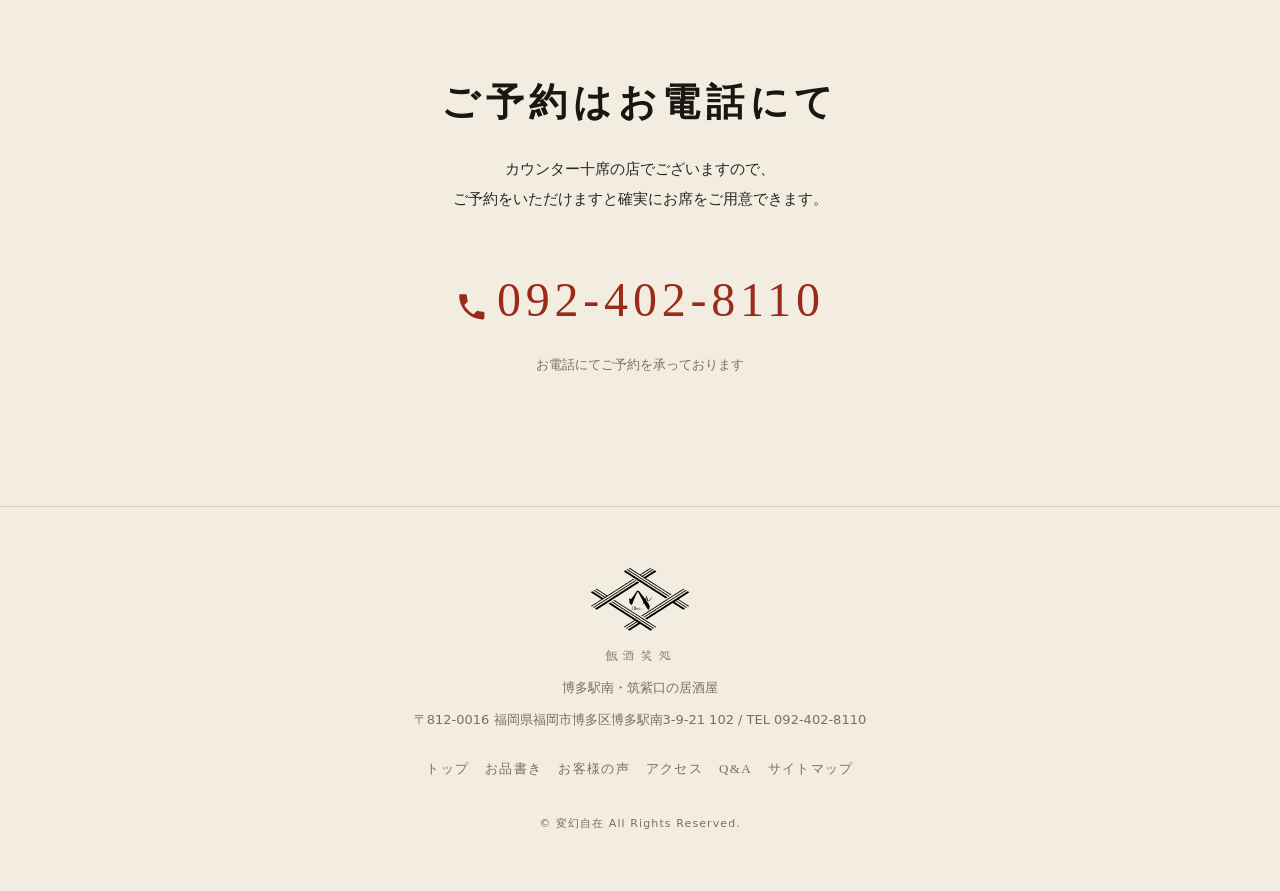
<file: access/index.html>
<!DOCTYPE html>
<html lang="ja">
<head>
<meta charset="UTF-8">
<!-- Google tag (gtag.js) -->
<script async src="https://www.googletagmanager.com/gtag/js?id=G-1P9MWLDR5L"></script>
<script>
  window.dataLayer = window.dataLayer || [];
  function gtag(){dataLayer.push(arguments);}
  gtag('js', new Date());
  gtag('config', 'G-1P9MWLDR5L');
  // CV計測: 電話タップ / 地図タップ
  document.addEventListener('click', function(e){
    var tel = e.target.closest('a[href^="tel:"]');
    if (tel) {
      var phone = tel.getAttribute('href').replace('tel:','').replace(/[^0-9]/g,'');
      gtag('event', 'phone_click', { phone_number: phone, page_path: location.pathname, link_text: tel.textContent.trim() });
      gtag('event', 'generate_lead', { currency: 'JPY', value: 1, method: 'phone' });
      return;
    }
    var map = e.target.closest('a[href*="maps.app.goo.gl"], a[href*="google.com/maps"]');
    if (map && !map.closest('iframe')) {
      gtag('event', 'map_click', { link_url: map.getAttribute('href'), page_path: location.pathname });
      gtag('event', 'generate_lead', { currency: 'JPY', value: 1, method: 'map' });
    }
  });
</script>
<meta name="viewport" content="width=device-width, initial-scale=1.0">
<meta name="format-detection" content="telephone=no">
<title>アクセス｜変幻自在｜博多駅・筑紫口より徒歩10分の居酒屋</title>
<meta name="description" content="四季折々の旬のお料理と豊富なお酒・酒の肴の居酒屋「変幻自在」へのアクセス。〒812-0016 博多駅南3-9-21 102。博多駅・筑紫口より徒歩約10分。地図・道順・営業時間。電話 092-402-8110。">
<meta name="keywords" content="変幻自在 アクセス,博多駅 居酒屋 徒歩,博多駅 筑紫口 居酒屋,博多駅南3丁目 居酒屋,博多 居酒屋 地図">
<link rel="canonical" href="https://hengenjizai-hakata.com/access/">
<link rel="icon" type="image/svg+xml" href="/assets/logo.svg">
<link rel="apple-touch-icon" href="/assets/logo.svg">
<meta name="theme-color" content="#fbf8f3">
<meta property="og:type" content="article">
<meta property="og:title" content="アクセス｜変幻自在｜博多駅・筑紫口より徒歩10分">
<meta property="og:description" content="四季折々の旬のお料理と豊富なお酒の居酒屋「変幻自在」へのアクセス。〒812-0016 博多駅南3-9-21 102。博多駅・筑紫口より徒歩約10分。地図・道順・営業時間。">
<meta property="og:url" content="https://hengenjizai-hakata.com/access/">
<meta property="og:locale" content="ja_JP">
<meta property="og:site_name" content="変幻自在">
<meta property="og:image" content="https://hengenjizai-hakata.com/assets/exterior.jpg">
<meta property="og:image:secure_url" content="https://hengenjizai-hakata.com/assets/exterior.jpg">
<meta property="og:image:type" content="image/jpeg">
<meta property="og:image:width" content="1600">
<meta property="og:image:height" content="1067">
<meta property="og:image:alt" content="変幻自在 店舗外観｜暖簾と赤提灯（博多駅南）">
<meta name="twitter:card" content="summary_large_image">
<meta name="twitter:title" content="アクセス｜変幻自在｜博多駅・筑紫口より徒歩10分">
<meta name="twitter:description" content="四季折々の旬のお料理と豊富なお酒の居酒屋「変幻自在」。〒812-0016 博多駅南3-9-21 102。博多駅・筑紫口より徒歩約10分。地図・道順・営業時間。">
<meta name="twitter:image" content="https://hengenjizai-hakata.com/assets/exterior.jpg">
<meta name="twitter:image:alt" content="変幻自在 店舗外観｜暖簾と赤提灯（博多駅南）">

<link rel="preconnect" href="https://fonts.googleapis.com">
<link rel="preconnect" href="https://fonts.gstatic.com" crossorigin>
<link rel="stylesheet" href="https://fonts.googleapis.com/css2?family=Klee+One:wght@400;600&family=Yuji+Mai&display=swap">
<link rel="stylesheet" href="/assets/style.css?v=20260519t">

<script type="application/ld+json">
{
  "@context": "https://schema.org",
  "@type": "BreadcrumbList",
  "itemListElement": [
    {"@type":"ListItem","position":1,"name":"トップ","item":"https://hengenjizai-hakata.com/"},
    {"@type":"ListItem","position":2,"name":"アクセス","item":"https://hengenjizai-hakata.com/access/"}
  ]
}
</script>

<script type="application/ld+json">
{
  "@context":"https://schema.org",
  "@type":"Restaurant",
  "name":"変幻自在",
  "alternateName":"ヘンゲンジザイ",
  "image":["https://hengenjizai-hakata.com/assets/exterior.jpg","https://hengenjizai-hakata.com/assets/interior.jpg"],
  "address":{"@type":"PostalAddress","streetAddress":"博多駅南3丁目9-21 102","addressLocality":"福岡市博多区","addressRegion":"福岡県","postalCode":"812-0016","addressCountry":"JP"},
  "geo":{"@type":"GeoCoordinates","latitude":33.58189,"longitude":130.42303},
  "telephone":"+81-92-402-8110",
  "url":"https://hengenjizai-hakata.com/",
  "maximumAttendeeCapacity":10,
  "servesCuisine":["Japanese","Izakaya"],
  "priceRange":"¥3,000〜¥4,000",
  "acceptsReservations":"True",
  "openingHoursSpecification":[{"@type":"OpeningHoursSpecification","dayOfWeek":["Monday","Tuesday","Wednesday","Thursday","Friday","Saturday"],"opens":"18:00","closes":"00:00"}],
  "hasMap":"https://maps.app.goo.gl/iHLLd2m7xEdmFTqz5",
  "publicAccess":true
}
</script>
<script>if(sessionStorage.getItem('hjz_loaded')){document.documentElement.classList.add('no-loader')}</script>
</head>
<body>

<div class="loader" id="loader">
  <img src="/assets/logo.svg" alt="変幻自在" class="loader-logo">
</div>

<svg xmlns="http://www.w3.org/2000/svg" style="display:none" aria-hidden="true">
  <symbol id="i-phone" viewBox="0 0 24 24"><path fill="currentColor" d="M6.62 10.79c1.44 2.83 3.76 5.14 6.59 6.59l2.2-2.2c.28-.28.67-.36 1.02-.25 1.12.37 2.33.57 3.57.57.55 0 1 .45 1 1V20c0 .55-.45 1-1 1-9.39 0-17-7.61-17-17 0-.55.45-1 1-1h3.5c.55 0 1 .45 1 1 0 1.25.2 2.45.57 3.57.11.35.03.74-.25 1.02l-2.2 2.2z"/></symbol>
  <symbol id="i-pin" viewBox="0 0 24 24"><path fill="currentColor" d="M12 2C8.13 2 5 5.13 5 9c0 5.25 7 13 7 13s7-7.75 7-13c0-3.87-3.13-7-7-7zm0 9.5a2.5 2.5 0 1 1 0-5 2.5 2.5 0 0 1 0 5z"/></symbol>
  <symbol id="i-menu" viewBox="0 0 24 24"><path fill="currentColor" d="M3 5h2v2H3V5zm4 0h14v2H7V5zM3 11h2v2H3v-2zm4 0h14v2H7v-2zM3 17h2v2H3v-2zm4 0h14v2H7v-2z"/></symbol>
  <symbol id="i-star" viewBox="0 0 24 24"><path fill="currentColor" d="M12 2l3.09 6.26L22 9.27l-5 4.87L18.18 21 12 17.77 5.82 21 7 14.14l-5-4.87 6.91-1.01L12 2z"/></symbol>
  <symbol id="i-train" viewBox="0 0 24 24"><path fill="currentColor" d="M12 2c-4 0-8 .5-8 4v9.5C4 17.43 5.57 19 7.5 19L6 20.5v.5h12v-.5L16.5 19c1.93 0 3.5-1.57 3.5-3.5V6c0-3.5-3.58-4-8-4zM7.5 17c-.83 0-1.5-.67-1.5-1.5S6.67 14 7.5 14s1.5.67 1.5 1.5S8.33 17 7.5 17zm3.5-7H6V6h5v4zm2 0V6h5v4h-5zm3.5 7c-.83 0-1.5-.67-1.5-1.5s.67-1.5 1.5-1.5 1.5.67 1.5 1.5-.67 1.5-1.5 1.5z"/></symbol>
  <symbol id="i-walk" viewBox="0 0 24 24"><path fill="currentColor" d="M13.5 5.5c1.1 0 2-.9 2-2s-.9-2-2-2-2 .9-2 2 .9 2 2 2zM9.8 8.9L7 23h2.1l1.8-8 2.1 2v6h2v-7.5l-2.1-2 .6-3C14.8 12 16.8 13 19 13v-2c-1.9 0-3.5-1-4.3-2.4l-1-1.6c-.4-.6-1-1-1.7-1-.3 0-.5.1-.8.1L6 8.3V13h2V9.6l1.8-.7z"/></symbol>
  <symbol id="i-car" viewBox="0 0 24 24"><path fill="currentColor" d="M18.92 6.01C18.72 5.42 18.16 5 17.5 5h-11c-.66 0-1.21.42-1.42 1.01L3 12v8c0 .55.45 1 1 1h1c.55 0 1-.45 1-1v-1h12v1c0 .55.45 1 1 1h1c.55 0 1-.45 1-1v-8l-2.08-5.99zM6.5 16c-.83 0-1.5-.67-1.5-1.5S5.67 13 6.5 13s1.5.67 1.5 1.5S7.33 16 6.5 16zm11 0c-.83 0-1.5-.67-1.5-1.5s.67-1.5 1.5-1.5 1.5.67 1.5 1.5-.67 1.5-1.5 1.5zM5 11l1.5-4.5h11L19 11H5z"/></symbol>
  <symbol id="i-external" viewBox="0 0 24 24"><path fill="currentColor" d="M19 19H5V5h7V3H5c-1.11 0-2 .9-2 2v14a2 2 0 0 0 2 2h14c1.1 0 2-.9 2-2v-7h-2v7zM14 3v2h3.59l-9.83 9.83 1.41 1.41L19 6.41V10h2V3h-7z"/></symbol>
  <symbol id="i-clock" viewBox="0 0 24 24"><path fill="currentColor" d="M12 2C6.48 2 2 6.48 2 12s4.48 10 10 10 10-4.48 10-10S17.52 2 12 2zm0 18c-4.41 0-8-3.59-8-8s3.59-8 8-8 8 3.59 8 8-3.59 8-8 8zm.5-13H11v6l5.25 3.15.75-1.23-4.5-2.67V7z"/></symbol>
</svg>

<header>
  <div class="row">
    <a href="/" class="logo" aria-label="変幻自在 トップへ"><img src="/assets/logo.svg" alt="" class="logo-img" aria-hidden="true"><span class="logo-text font-shodo">変幻自在</span></a>
    <nav>
      <a href="/#about">お店について</a>
      <a href="/menu/">お品書き</a>
      <a href="/voice/">お客様の声</a>
      <a href="/access/" aria-current="page">アクセス</a>
      <a href="/faq/">Q&amp;A</a>
    </nav>
    <a href="tel:0924028110" class="tel-mini"><svg class="icon" aria-hidden="true"><use href="#i-phone"/></svg>092-402-8110</a>
  </div>
</header>

<nav class="breadcrumb" aria-label="パンくず">
  <ol>
    <li><a href="/">トップ</a></li>
    <li aria-current="page">アクセス</li>
  </ol>
</nav>

<section class="page-hero">
  <div class="sub">ACCESS</div>
  <h1>アクセス</h1>
  <p>博多駅・筑紫口より徒歩約10分。<br>博多駅南3丁目に店を構えております。</p>
</section>

<section>
  <div class="container">
    <div class="access-map" style="margin-bottom:32px">
      <iframe src="https://www.google.com/maps/embed?pb=!1m18!1m12!1m3!1d3323.9018913751415!2d130.42303697569642!3d33.58189647333772!2m3!1f0!2f0!3f0!3m2!1i1024!2i768!4f13.1!3m3!1m2!1s0x354191bb45102d21%3A0x3eda481ae84d80f0!2z5aSJ5bm76Ieq5Zyo!5e0!3m2!1sja!2sjp!4v1779094374342!5m2!1sja!2sjp" style="width:100%;aspect-ratio:16/9;border:1px solid var(--c-line)" allowfullscreen referrerpolicy="no-referrer-when-downgrade" title="変幻自在 地図"></iframe>
    </div>

    <div class="access-row">
      <div class="access-info">
        <dl>
          <dt>店名</dt><dd>変幻自在（ヘンゲンジザイ）</dd>
          <dt>住所</dt><dd>〒812-0016<br>福岡県福岡市博多区<br>博多駅南3丁目9-21 102</dd>
          <dt>電話</dt><dd><a href="tel:0924028110">092-402-8110</a></dd>
          <dt>営業</dt><dd>18:00 〜 0:00頃</dd>
          <dt>定休</dt><dd>不定休</dd>
          <dt>席数</dt><dd>カウンター 10席</dd>
          <dt>支払</dt><dd>現金・クレジットカード・QR決済</dd>
        </dl>
      </div>
      <div>
        <div class="section-cta" style="text-align:left">
          <a href="https://maps.app.goo.gl/iHLLd2m7xEdmFTqz5" target="_blank" rel="noopener" class="btn btn-primary"><svg class="icon" aria-hidden="true"><use href="#i-external"/></svg>Googleマップで開く</a>
        </div>
        <div class="access-note" style="margin-top:24px">
          路地を一本入った場所にございます。<br>
          初めてお越しの際、道に迷われましたら、<br>
          お気軽にお電話くださいませ。<br>
          <a href="tel:0924028110" style="color:var(--c-accent);border-bottom:1px solid currentColor">092-402-8110</a>
        </div>
      </div>
    </div>
  </div>
</section>

<section>
  <div class="container">
    <div class="sect-label">ROUTE</div>
    <h2 class="sect-title">道順<small>How to Get Here</small></h2>

    <h3 class="menu-h3"><svg class="icon" aria-hidden="true" style="margin-right:8px"><use href="#i-train"/></svg>電車でお越しの方</h3>
    <div class="route-steps">
      <div class="route-step">
        <div>
          <h4>JR・地下鉄「博多駅」筑紫口より徒歩約10分</h4>
          <p>博多駅の筑紫口（東口）を出て、竹下通りを南方向へ。博多駅東公園を右手に見ながら直進し、博多駅南3丁目の交差点付近で路地を入りますと、暖簾が見えてまいります。</p>
        </div>
      </div>
      <div class="route-step">
        <div>
          <h4>福岡市営地下鉄空港線「博多駅」 筑紫口口</h4>
          <p>地下鉄博多駅の筑紫口（東4出口）から地上へ。あとは上記と同じ道順です。</p>
        </div>
      </div>
    </div>

    <h3 class="menu-h3"><svg class="icon" aria-hidden="true" style="margin-right:8px"><use href="#i-walk"/></svg>徒歩経路の目安</h3>
    <div class="route-steps">
      <div class="route-step">
        <div>
          <h4>博多駅筑紫口</h4>
          <p>北西を背に、南東方向（竹下通り方面）へ歩き出します。</p>
        </div>
      </div>
      <div class="route-step">
        <div>
          <h4>竹下通りを南へ約700m</h4>
          <p>大きな通りを真っ直ぐ南下します。徒歩約8〜9分。</p>
        </div>
      </div>
      <div class="route-step">
        <div>
          <h4>博多駅南3丁目で路地へ</h4>
          <p>3丁目の街区に入り、路地を一本入った先に暖簾と赤提灯が見えます。</p>
        </div>
      </div>
    </div>

    <h3 class="menu-h3"><svg class="icon" aria-hidden="true" style="margin-right:8px"><use href="#i-car"/></svg>お車でお越しの方</h3>
    <div class="access-note">
      申し訳ございませんが、専用駐車場のご用意はございません。<br>
      近隣のコインパーキング（時間貸し）をご利用いただくか、タクシーでのお越しを推奨しております。<br>
      タクシーの場合、「博多駅南3丁目、変幻自在」とお伝えいただければ、近くまでお越しいただけます。
    </div>

    <h3 class="menu-h3" style="margin-top:64px"><svg class="icon" aria-hidden="true" style="margin-right:8px"><use href="#i-clock"/></svg>営業時間</h3>
    <div class="access-note" style="text-align:center;font-family:var(--font-mincho);font-size:16px;line-height:2.4">
      月曜日〜土曜日 / 18:00 〜 0:00 頃<br>
      <span style="font-size:13px;color:var(--c-mute)">定休: 不定休（日曜定休あり）</span><br>
      <span style="font-size:13px;color:var(--c-mute)">※ ラストオーダーは閉店30分前を目安にしております</span>
    </div>
  </div>
</section>

<section style="background:var(--c-bg2)">
  <div class="container reservation">
    <h2 class="sect-title" style="margin-bottom:16px">ご予約はお電話にて</h2>
    <p class="lead">
      カウンター十席の店でございますので、<br>
      ご予約をいただけますと確実にお席をご用意できます。
    </p>
    <a href="tel:0924028110" class="big-tel"><svg class="icon" aria-hidden="true"><use href="#i-phone"/></svg>092-402-8110</a>
    <div class="tel-note">お電話にてご予約を承っております</div>
  </div>
</section>

<footer>
  <div class="logo"><img src="/assets/logo.svg" alt="変幻自在" class="logo-img"></div>
  <p class="footer-tagline">飯酒笑処</p>
  <p>博多駅南・筑紫口の居酒屋</p>
  <p>〒812-0016 福岡県福岡市博多区博多駅南3-9-21 102 / TEL 092-402-8110</p>
  <nav>
    <a href="/">トップ</a>
    <a href="/menu/">お品書き</a>
    <a href="/voice/">お客様の声</a>
    <a href="/access/">アクセス</a>
    <a href="/faq/">Q&amp;A</a>
    <a href="/sitemap/">サイトマップ</a>
  </nav>
  <div class="copyright">© 変幻自在 All Rights Reserved.</div>
</footer>

<nav class="mobile-cta" aria-label="モバイルCTA">
  <a href="tel:0924028110" class="primary"><svg class="icon" aria-hidden="true"><use href="#i-phone"/></svg>電話する</a>
  <a href="/menu/"><svg class="icon" aria-hidden="true"><use href="#i-menu"/></svg>品書き</a>
  <a href="https://maps.app.goo.gl/iHLLd2m7xEdmFTqz5" target="_blank" rel="noopener"><svg class="icon" aria-hidden="true"><use href="#i-pin"/></svg>地図</a>
</nav>

<script>
(function(){
  var l=document.getElementById('loader');
  if(!l)return;
  function hide(){l.classList.add('is-hidden')}
  if(document.readyState==='complete'){setTimeout(hide,800)}
  else{window.addEventListener('load',function(){setTimeout(hide,800)},{once:true})}
  setTimeout(hide,3500);
})();
sessionStorage.setItem('hjz_loaded','1');
</script>

</body>
</html>
</file>
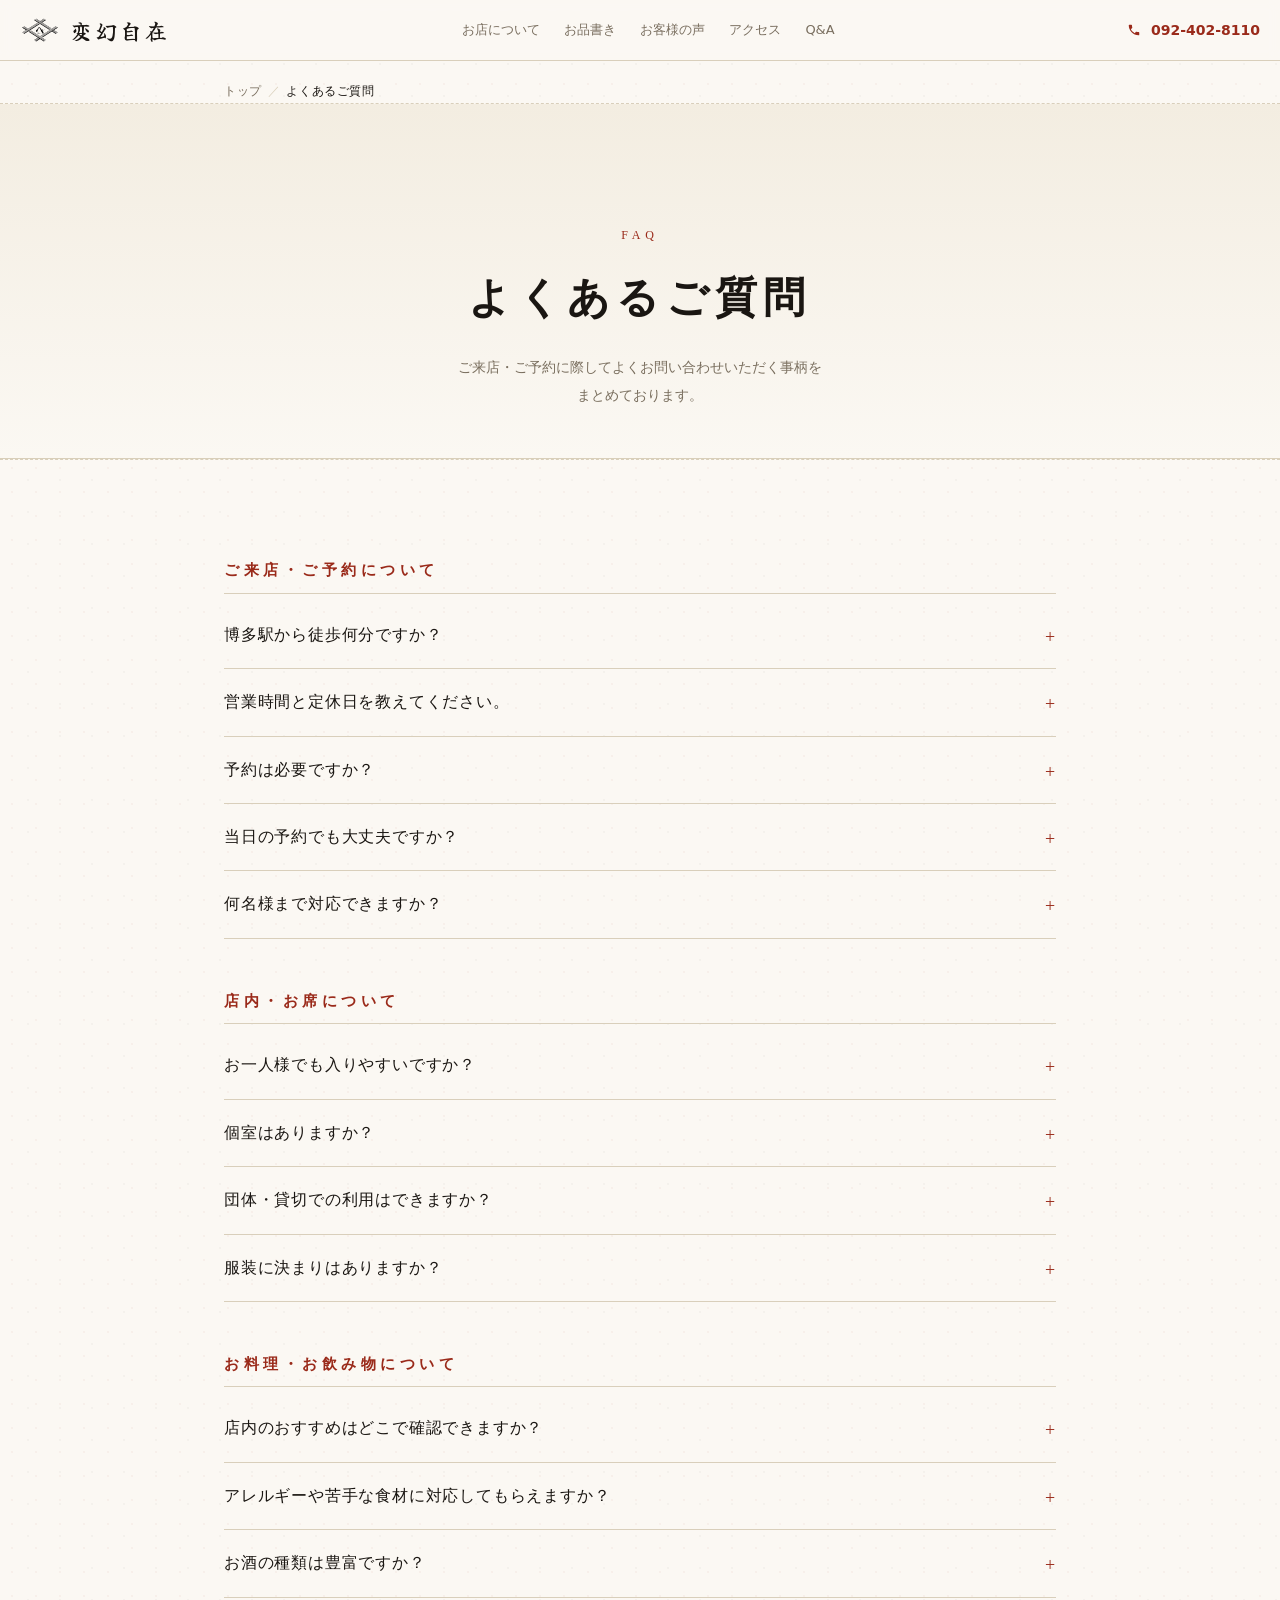
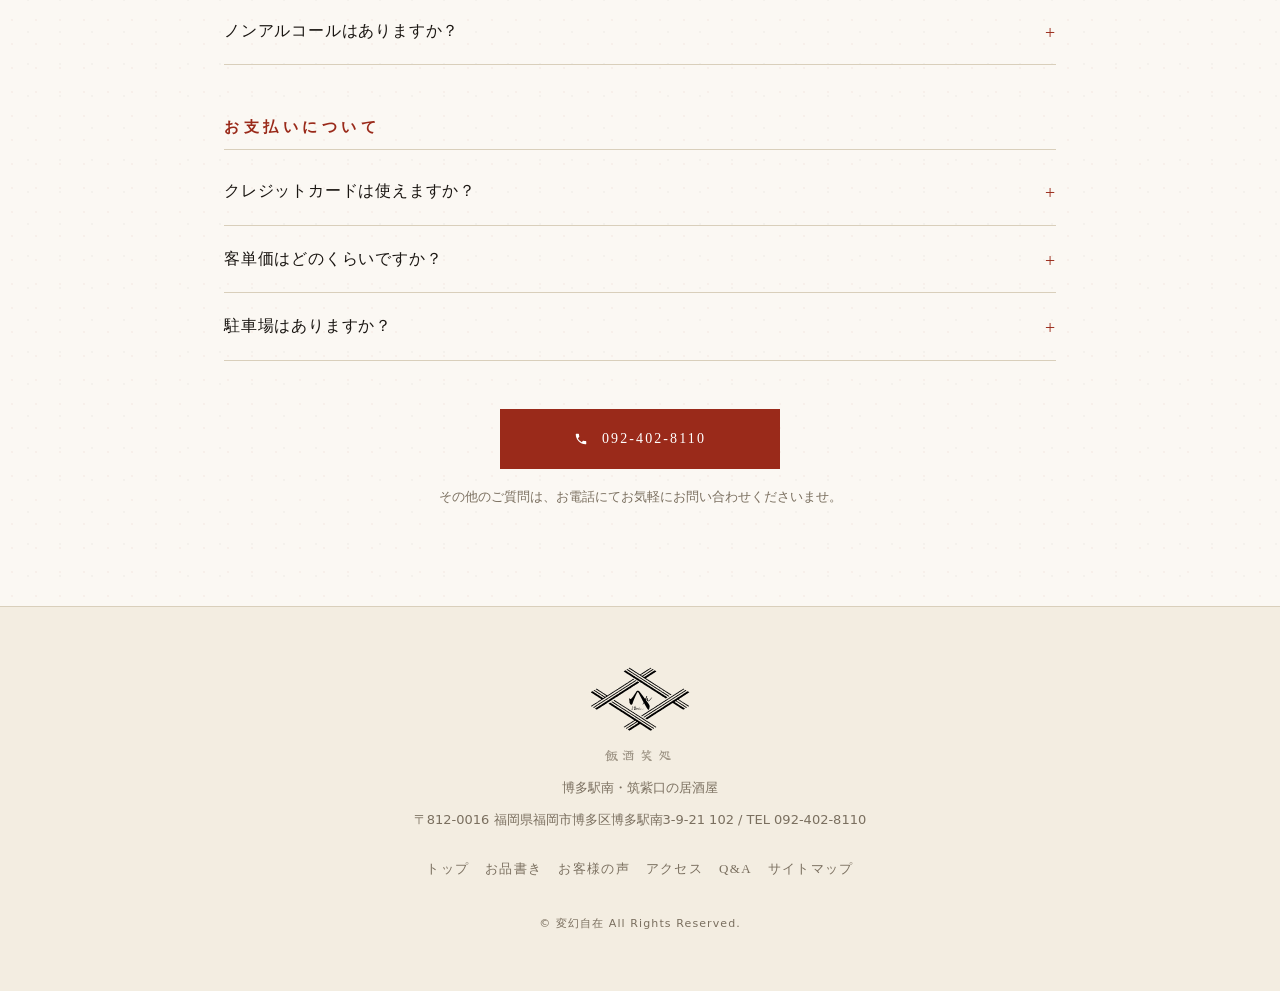
<file: faq/index.html>
<!DOCTYPE html>
<html lang="ja">
<head>
<meta charset="UTF-8">
<!-- Google tag (gtag.js) -->
<script async src="https://www.googletagmanager.com/gtag/js?id=G-1P9MWLDR5L"></script>
<script>
  window.dataLayer = window.dataLayer || [];
  function gtag(){dataLayer.push(arguments);}
  gtag('js', new Date());
  gtag('config', 'G-1P9MWLDR5L');
  // CV計測: 電話タップ / 地図タップ
  document.addEventListener('click', function(e){
    var tel = e.target.closest('a[href^="tel:"]');
    if (tel) {
      var phone = tel.getAttribute('href').replace('tel:','').replace(/[^0-9]/g,'');
      gtag('event', 'phone_click', { phone_number: phone, page_path: location.pathname, link_text: tel.textContent.trim() });
      gtag('event', 'generate_lead', { currency: 'JPY', value: 1, method: 'phone' });
      return;
    }
    var map = e.target.closest('a[href*="maps.app.goo.gl"], a[href*="google.com/maps"]');
    if (map && !map.closest('iframe')) {
      gtag('event', 'map_click', { link_url: map.getAttribute('href'), page_path: location.pathname });
      gtag('event', 'generate_lead', { currency: 'JPY', value: 1, method: 'map' });
    }
  });
</script>
<meta name="viewport" content="width=device-width, initial-scale=1.0">
<meta name="format-detection" content="telephone=no">
<title>よくあるご質問｜変幻自在｜旬の肴と四季の料理が楽しめる博多の居酒屋</title>
<meta name="description" content="博多駅・筑紫口より徒歩約10分の居酒屋「変幻自在」のよくあるご質問。四季折々の旬のお料理と豊富なお酒・酒の肴をご用意。ご予約・お席・お料理・お支払いについて。">
<meta name="keywords" content="変幻自在 予約,変幻自在 営業時間,博多 居酒屋 一人,博多駅 居酒屋 予約">
<link rel="canonical" href="https://hengenjizai-hakata.com/faq/">
<link rel="icon" type="image/svg+xml" href="/assets/logo.svg">
<link rel="apple-touch-icon" href="/assets/logo.svg">
<meta name="theme-color" content="#fbf8f3">
<meta property="og:type" content="article">
<meta property="og:title" content="よくあるご質問｜変幻自在｜旬の肴と四季の料理・お酒も豊富">
<meta property="og:description" content="四季折々の旬のお料理と豊富なお酒・酒の肴の居酒屋。ご予約・お席・お料理・お支払いのご案内。博多駅・筑紫口より徒歩10分。">
<meta property="og:url" content="https://hengenjizai-hakata.com/faq/">
<meta property="og:locale" content="ja_JP">
<meta property="og:site_name" content="変幻自在">
<meta property="og:image" content="https://hengenjizai-hakata.com/assets/exterior.jpg">
<meta property="og:image:secure_url" content="https://hengenjizai-hakata.com/assets/exterior.jpg">
<meta property="og:image:type" content="image/jpeg">
<meta property="og:image:width" content="1600">
<meta property="og:image:height" content="1067">
<meta property="og:image:alt" content="変幻自在 店舗外観｜暖簾と赤提灯（博多駅南）">
<meta name="twitter:card" content="summary_large_image">
<meta name="twitter:title" content="よくあるご質問｜変幻自在｜旬の肴と四季の料理・お酒も豊富">
<meta name="twitter:description" content="四季折々の旬のお料理と豊富なお酒の居酒屋。ご予約・お席・お料理・お支払いのご案内。博多駅・筑紫口より徒歩10分。">
<meta name="twitter:image" content="https://hengenjizai-hakata.com/assets/exterior.jpg">
<meta name="twitter:image:alt" content="変幻自在 店舗外観｜暖簾と赤提灯（博多駅南）">

<link rel="preconnect" href="https://fonts.googleapis.com">
<link rel="preconnect" href="https://fonts.gstatic.com" crossorigin>
<link rel="stylesheet" href="https://fonts.googleapis.com/css2?family=Klee+One:wght@400;600&family=Yuji+Mai&display=swap">
<link rel="stylesheet" href="/assets/style.css?v=20260519t">

<script type="application/ld+json">
{
  "@context": "https://schema.org",
  "@type": "BreadcrumbList",
  "itemListElement": [
    {"@type":"ListItem","position":1,"name":"トップ","item":"https://hengenjizai-hakata.com/"},
    {"@type":"ListItem","position":2,"name":"よくあるご質問","item":"https://hengenjizai-hakata.com/faq/"}
  ]
}
</script>

<script type="application/ld+json">
{
  "@context":"https://schema.org","@type":"FAQPage","mainEntity":[
    {"@type":"Question","name":"博多駅から徒歩何分ですか？","acceptedAnswer":{"@type":"Answer","text":"博多駅筑紫口より徒歩約10分です。竹下通りを南に進んでいただくとわかりやすいです。"}},
    {"@type":"Question","name":"営業時間と定休日を教えてください。","acceptedAnswer":{"@type":"Answer","text":"営業時間は18:00から0:00頃まででございます。定休日は不定休としております。最新の営業状況はお電話でご確認くださいませ。"}},
    {"@type":"Question","name":"予約は必要ですか？","acceptedAnswer":{"@type":"Answer","text":"カウンター十席の店舗のため、ご予約をいただけると確実にお席をご用意できます。空きがあればご予約なしでもご案内いたします。"}},
    {"@type":"Question","name":"何名様まで対応できますか？","acceptedAnswer":{"@type":"Answer","text":"カウンター十席の店舗のため、4名様までを目安にご案内しております。5名以上のご利用はお席の都合上難しい場合がございます。事前にお電話でご確認ください。"}},
    {"@type":"Question","name":"お一人様でも入りやすいですか？","acceptedAnswer":{"@type":"Answer","text":"はい、カウンター中心の十席ですので、お一人でのご来店も多くいらっしゃいます。お気軽にお立ち寄りくださいませ。"}},
    {"@type":"Question","name":"アレルギーや苦手な食材に対応してもらえますか？","acceptedAnswer":{"@type":"Answer","text":"ご予約時にお申し付けくださいませ。可能な限り対応させていただきます。"}},
    {"@type":"Question","name":"お酒の種類は豊富ですか？","acceptedAnswer":{"@type":"Answer","text":"日本酒・焼酎・ボトルワイン（赤・白）・ハイボール・サワー・果実酒・ソフトドリンクなど取り揃えております。季節限定の銘柄もございますので、お気軽におたずねください。"}},
    {"@type":"Question","name":"クレジットカードは使えますか？","acceptedAnswer":{"@type":"Answer","text":"現金のほか、主要クレジットカード・各種QR決済に対応しております。"}},
    {"@type":"Question","name":"駐車場はありますか？","acceptedAnswer":{"@type":"Answer","text":"専用駐車場はございません。近隣のコインパーキングをご利用くださいませ。"}},
    {"@type":"Question","name":"団体・貸切での利用はできますか？","acceptedAnswer":{"@type":"Answer","text":"十席の店舗のため、団体での貸切ご利用については、事前にお電話でご相談くださいませ。"}}
  ]
}
</script>
<script>if(sessionStorage.getItem('hjz_loaded')){document.documentElement.classList.add('no-loader')}</script>
</head>
<body>

<div class="loader" id="loader">
  <img src="/assets/logo.svg" alt="変幻自在" class="loader-logo">
</div>

<svg xmlns="http://www.w3.org/2000/svg" style="display:none" aria-hidden="true">
  <symbol id="i-phone" viewBox="0 0 24 24"><path fill="currentColor" d="M6.62 10.79c1.44 2.83 3.76 5.14 6.59 6.59l2.2-2.2c.28-.28.67-.36 1.02-.25 1.12.37 2.33.57 3.57.57.55 0 1 .45 1 1V20c0 .55-.45 1-1 1-9.39 0-17-7.61-17-17 0-.55.45-1 1-1h3.5c.55 0 1 .45 1 1 0 1.25.2 2.45.57 3.57.11.35.03.74-.25 1.02l-2.2 2.2z"/></symbol>
  <symbol id="i-pin" viewBox="0 0 24 24"><path fill="currentColor" d="M12 2C8.13 2 5 5.13 5 9c0 5.25 7 13 7 13s7-7.75 7-13c0-3.87-3.13-7-7-7zm0 9.5a2.5 2.5 0 1 1 0-5 2.5 2.5 0 0 1 0 5z"/></symbol>
  <symbol id="i-menu" viewBox="0 0 24 24"><path fill="currentColor" d="M3 5h2v2H3V5zm4 0h14v2H7V5zM3 11h2v2H3v-2zm4 0h14v2H7v-2zM3 17h2v2H3v-2zm4 0h14v2H7v-2z"/></symbol>
  <symbol id="i-star" viewBox="0 0 24 24"><path fill="currentColor" d="M12 2l3.09 6.26L22 9.27l-5 4.87L18.18 21 12 17.77 5.82 21 7 14.14l-5-4.87 6.91-1.01L12 2z"/></symbol>
</svg>

<header>
  <div class="row">
    <a href="/" class="logo" aria-label="変幻自在 トップへ"><img src="/assets/logo.svg" alt="" class="logo-img" aria-hidden="true"><span class="logo-text font-shodo">変幻自在</span></a>
    <nav>
      <a href="/#about">お店について</a>
      <a href="/menu/">お品書き</a>
      <a href="/voice/">お客様の声</a>
      <a href="/access/">アクセス</a>
      <a href="/faq/" aria-current="page">Q&amp;A</a>
    </nav>
    <a href="tel:0924028110" class="tel-mini"><svg class="icon" aria-hidden="true"><use href="#i-phone"/></svg>092-402-8110</a>
  </div>
</header>

<nav class="breadcrumb" aria-label="パンくず">
  <ol>
    <li><a href="/">トップ</a></li>
    <li aria-current="page">よくあるご質問</li>
  </ol>
</nav>

<section class="page-hero">
  <div class="sub">FAQ</div>
  <h1>よくあるご質問</h1>
  <p>ご来店・ご予約に際してよくお問い合わせいただく事柄を<br>まとめております。</p>
</section>

<section>
  <div class="container">

    <div class="faq-group">
      <h3>ご来店・ご予約について</h3>
      <details><summary>博多駅から徒歩何分ですか？</summary><p>博多駅筑紫口より徒歩約10分でございます。竹下通りを南に進んでいただくと分かりやすいかと存じます。</p></details>
      <details><summary>営業時間と定休日を教えてください。</summary><p>営業時間は18:00から0:00頃まででございます。定休日は不定休としております。最新の営業状況はお電話にてご確認くださいませ。</p></details>
      <details><summary>予約は必要ですか？</summary><p>カウンター十席の店舗のため、ご予約をいただけますと確実にお席をご用意できます。空きがあればご予約なしでもご案内いたしますが、満席でお断りすることもございますので、ご予約をおすすめしております。</p></details>
      <details><summary>当日の予約でも大丈夫ですか？</summary><p>はい、当日のご予約も承っております。お電話にてお気軽にお問い合わせくださいませ。</p></details>

      <details><summary>何名様まで対応できますか？</summary><p>カウンター十席の店舗のため、4名様までを目安にご案内しております。5名以上のご利用はお席の都合上難しい場合がございますので、事前にお電話でご確認ください。</p></details>
    </div>

    <div class="faq-group">
      <h3>店内・お席について</h3>
      <details><summary>お一人様でも入りやすいですか？</summary><p>はい、カウンター中心の十席ですので、お一人でのご来店も多くいらっしゃいます。お気軽にお立ち寄りくださいませ。</p></details>
      <details><summary>個室はありますか？</summary><p>個室のご用意はございません。カウンターのみの店舗でございます。</p></details>
      <details><summary>団体・貸切での利用はできますか？</summary><p>十席の店舗のため、団体での貸切ご利用については、事前にお電話でご相談くださいませ。</p></details>
      <details><summary>服装に決まりはありますか？</summary><p>特にございません。</p></details>
    </div>

    <div class="faq-group">
      <h3>お料理・お飲み物について</h3>
      <details><summary>店内のおすすめはどこで確認できますか？</summary><p>店内のボードにてご案内しております。お通しは¥500、お料理は¥250〜¥990程度でご用意しております。</p></details>
      <details><summary>アレルギーや苦手な食材に対応してもらえますか？</summary><p>ご予約時にお申し付けくださいませ。可能な限り対応させていただきます。</p></details>
      <details><summary>お酒の種類は豊富ですか？</summary><p>日本酒・焼酎（黒霧島・いいちこ・白岳しろ）・ボトルワイン（赤・白）・ハイボール・サワー・果実酒・ソフトドリンクなど取り揃えております。季節限定の銘柄もございますので、お気軽におたずねください。</p></details>
      <details><summary>ノンアルコールはありますか？</summary><p>サントリー オールフリー、ウーロン茶、生茶、コーラ、ウィルキンソン辛口、オレンジジュースをご用意しております。</p></details>
    </div>

    <div class="faq-group">
      <h3>お支払いについて</h3>
      <details><summary>クレジットカードは使えますか？</summary><p>現金のほか、主要クレジットカード・各種QR決済に対応しております。</p></details>
      <details><summary>客単価はどのくらいですか？</summary><p>お一人様あたり¥3,000〜¥4,000程度（お料理2〜3品＋お酒2〜3杯）でお楽しみいただけます。</p></details>
      <details><summary>駐車場はありますか？</summary><p>専用駐車場はございません。近隣のコインパーキングをご利用くださいませ。</p></details>
    </div>

    <div class="section-cta">
      <a href="tel:0924028110" class="btn btn-primary"><svg class="icon" aria-hidden="true"><use href="#i-phone"/></svg>092-402-8110</a>
    </div>
    <p style="text-align:center;margin-top:16px;font-size:13px;color:var(--c-mute);font-family:var(--font-mincho)">
      その他のご質問は、お電話にてお気軽にお問い合わせくださいませ。
    </p>
  </div>
</section>

<footer>
  <div class="logo"><img src="/assets/logo.svg" alt="変幻自在" class="logo-img"></div>
  <p class="footer-tagline">飯酒笑処</p>
  <p>博多駅南・筑紫口の居酒屋</p>
  <p>〒812-0016 福岡県福岡市博多区博多駅南3-9-21 102 / TEL 092-402-8110</p>
  <nav>
    <a href="/">トップ</a>
    <a href="/menu/">お品書き</a>
    <a href="/voice/">お客様の声</a>
    <a href="/access/">アクセス</a>
    <a href="/faq/">Q&amp;A</a>
    <a href="/sitemap/">サイトマップ</a>
  </nav>
  <div class="copyright">© 変幻自在 All Rights Reserved.</div>
</footer>

<nav class="mobile-cta" aria-label="モバイルCTA">
  <a href="tel:0924028110" class="primary"><svg class="icon" aria-hidden="true"><use href="#i-phone"/></svg>電話する</a>
  <a href="/menu/"><svg class="icon" aria-hidden="true"><use href="#i-menu"/></svg>品書き</a>
  <a href="https://maps.app.goo.gl/iHLLd2m7xEdmFTqz5" target="_blank" rel="noopener"><svg class="icon" aria-hidden="true"><use href="#i-pin"/></svg>地図</a>
</nav>

<script>
(function(){
  var l=document.getElementById('loader');
  if(!l)return;
  function hide(){l.classList.add('is-hidden')}
  if(document.readyState==='complete'){setTimeout(hide,800)}
  else{window.addEventListener('load',function(){setTimeout(hide,800)},{once:true})}
  setTimeout(hide,3500);
})();
sessionStorage.setItem('hjz_loaded','1');
</script>

</body>
</html>
</file>
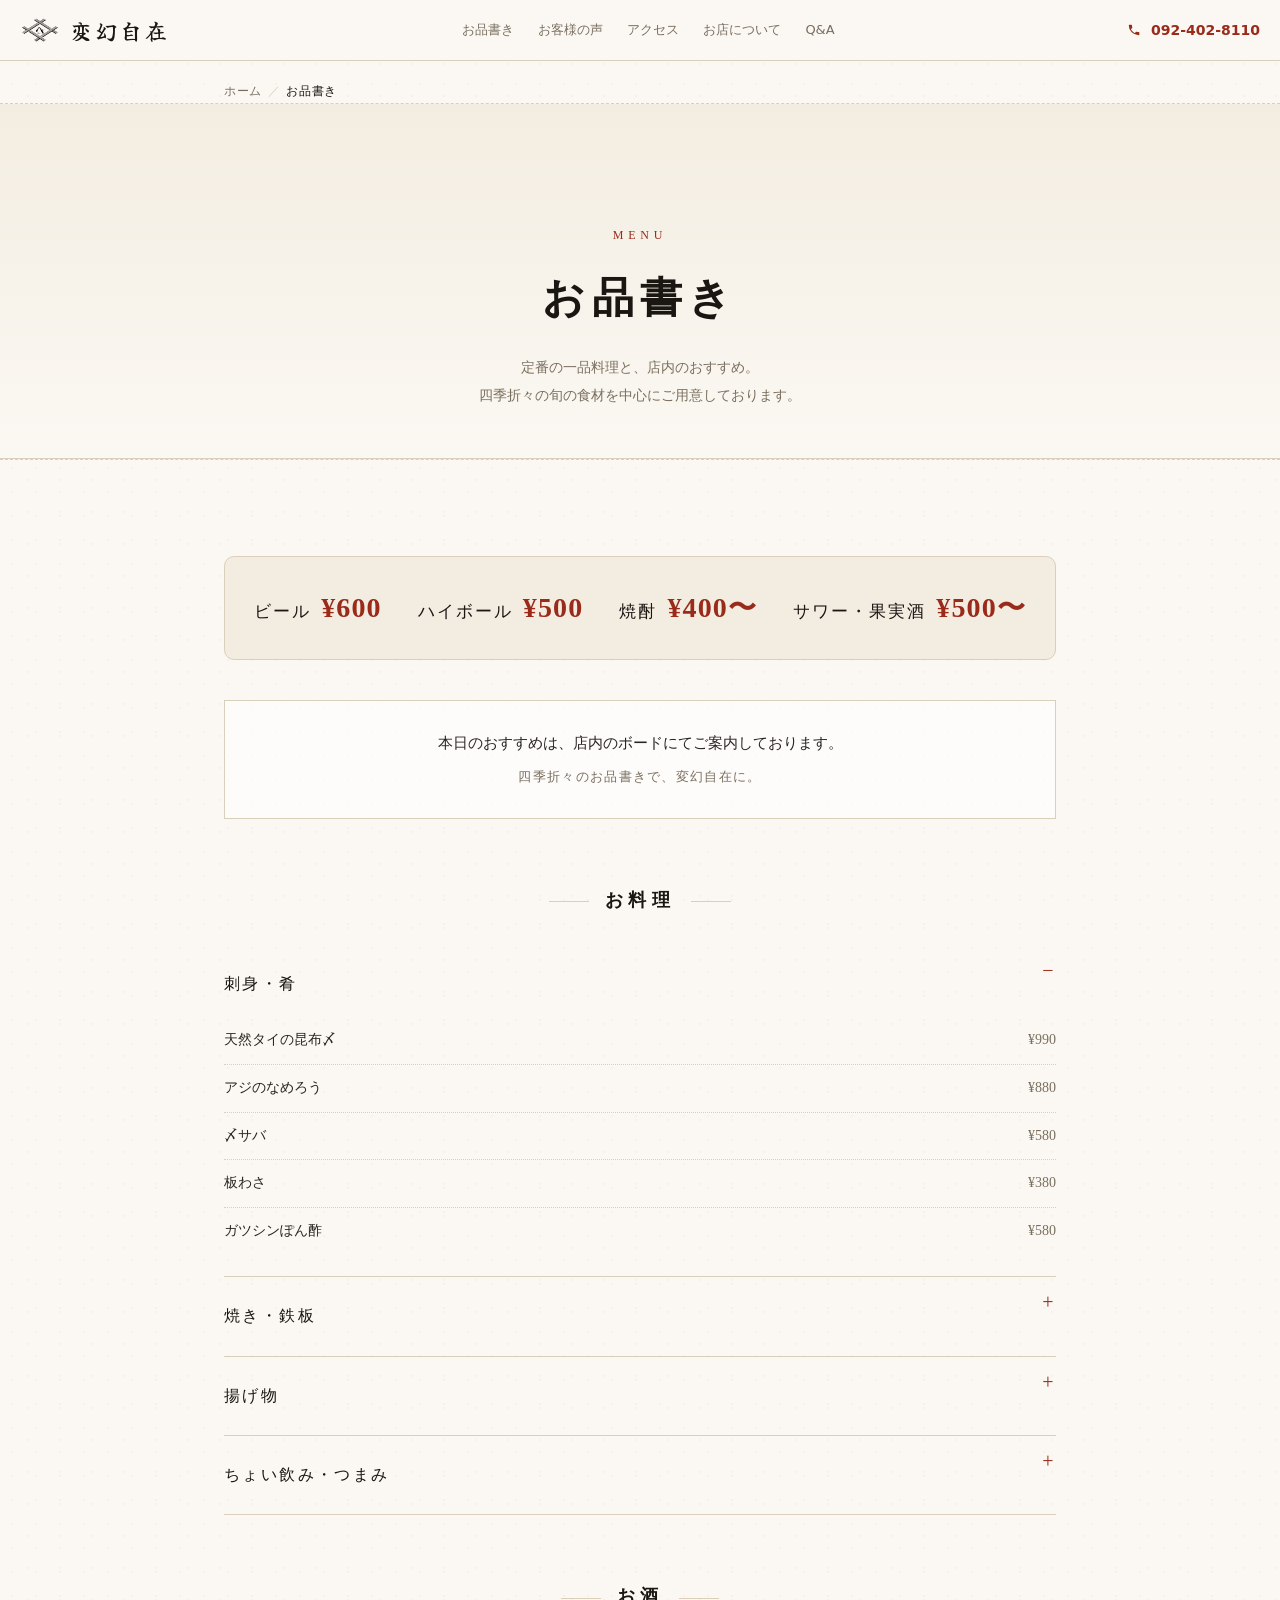
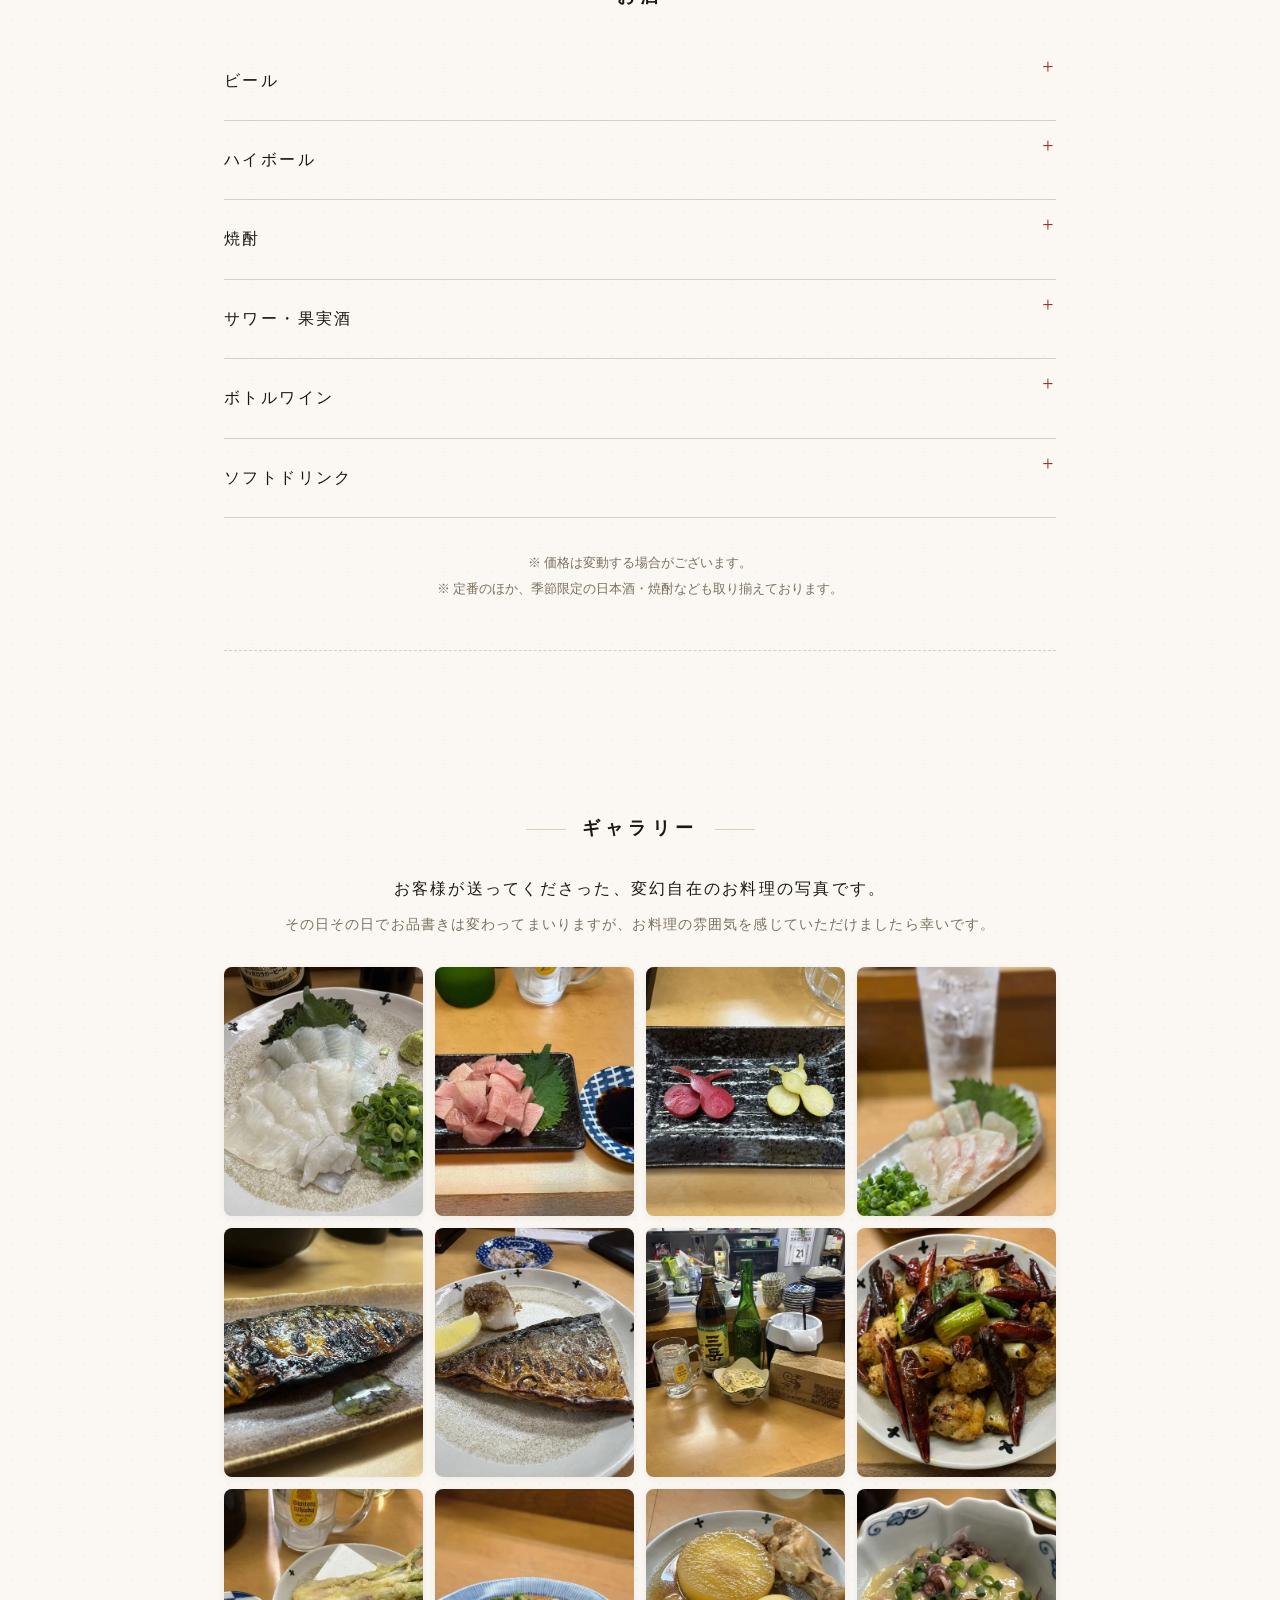
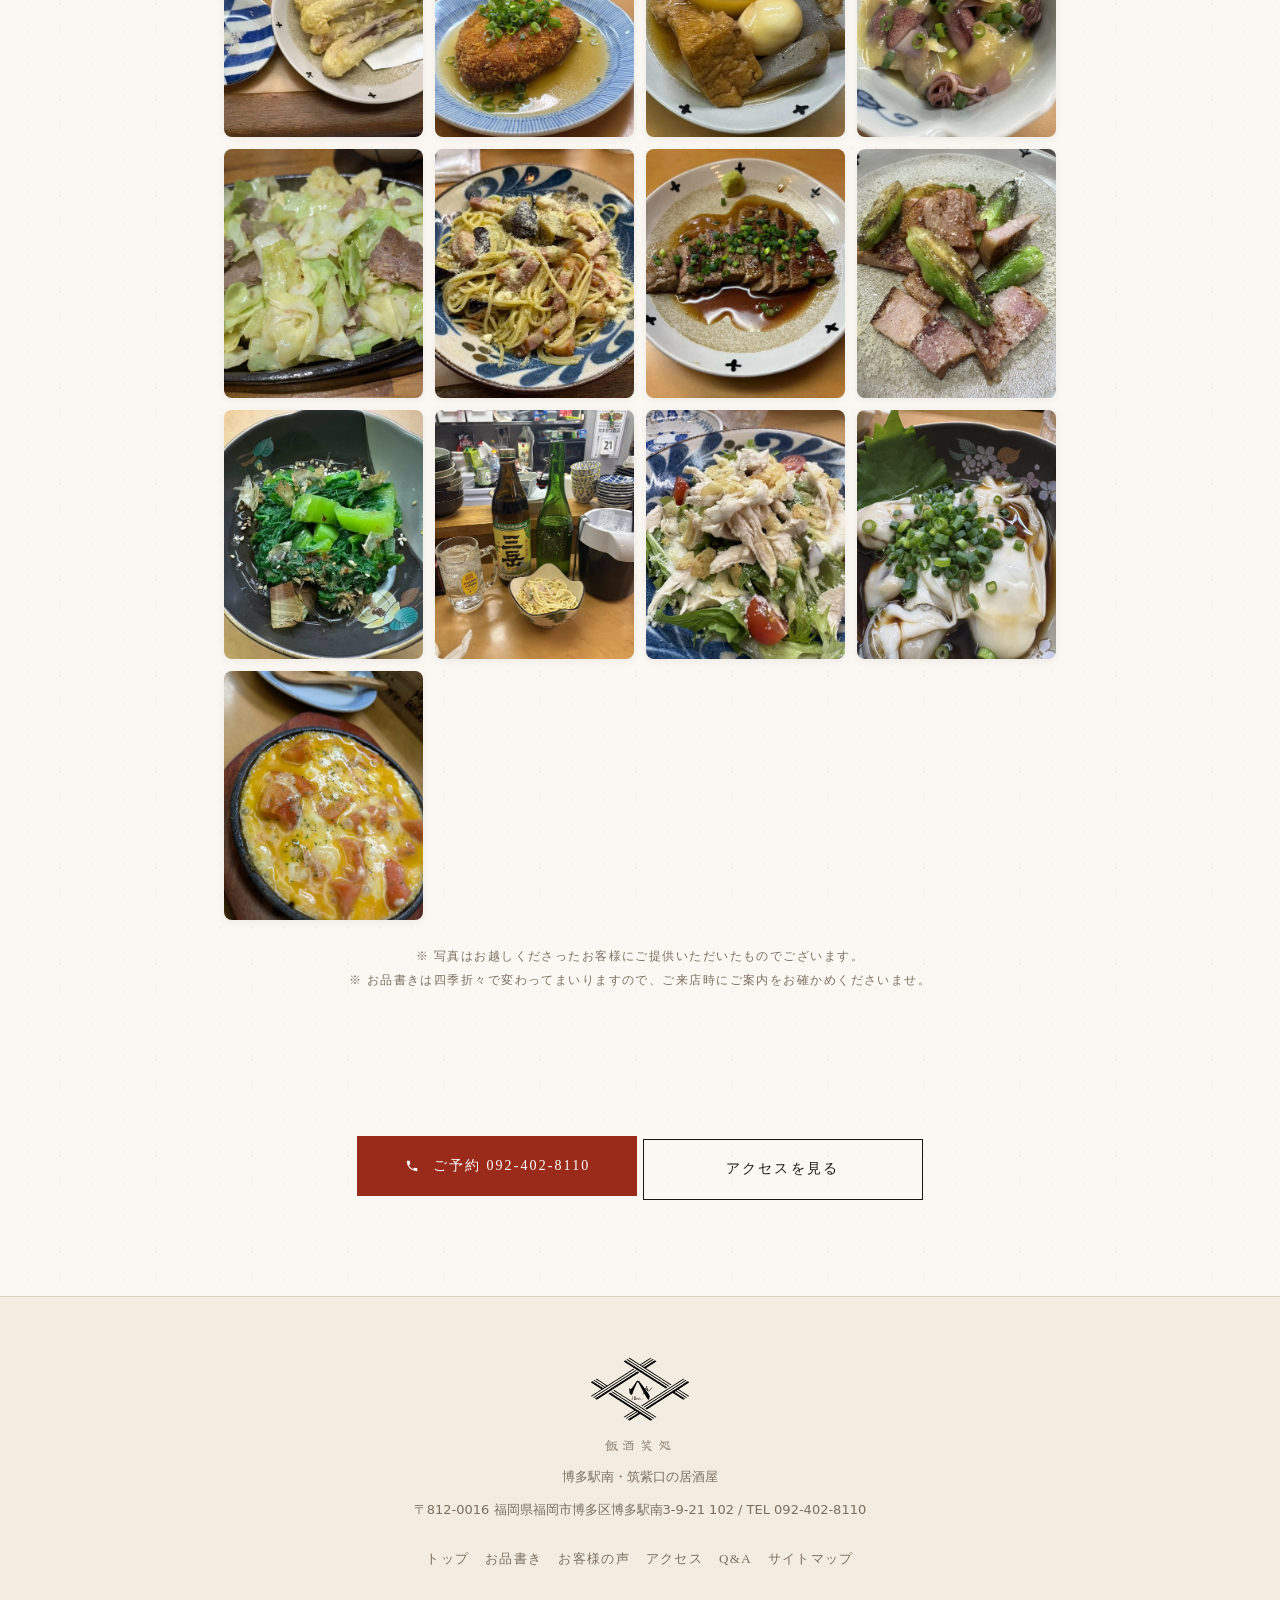
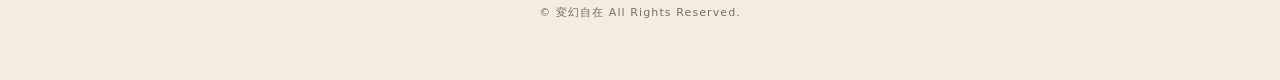
<file: menu/index.html>
<!DOCTYPE html>
<html lang="ja">
<head>
<meta charset="UTF-8">
<!-- Google tag (gtag.js) -->
<script async src="https://www.googletagmanager.com/gtag/js?id=G-1P9MWLDR5L"></script>
<script>
  window.dataLayer = window.dataLayer || [];
  function gtag(){dataLayer.push(arguments);}
  gtag('js', new Date());
  gtag('config', 'G-1P9MWLDR5L');
  document.addEventListener('click', function(e){
    var tel = e.target.closest('a[href^="tel:"]');
    if (tel) {
      var phone = tel.getAttribute('href').replace('tel:','').replace(/[^0-9]/g,'');
      gtag('event', 'phone_click', { phone_number: phone, page_path: location.pathname, link_text: tel.textContent.trim() });
      gtag('event', 'generate_lead', { currency: 'JPY', value: 1, method: 'phone' });
      return;
    }
    var map = e.target.closest('a[href*="maps.app.goo.gl"], a[href*="google.com/maps"]');
    if (map && !map.closest('iframe')) {
      gtag('event', 'map_click', { link_url: map.getAttribute('href'), page_path: location.pathname });
      gtag('event', 'generate_lead', { currency: 'JPY', value: 1, method: 'map' });
    }
  });
</script>
<meta name="viewport" content="width=device-width, initial-scale=1.0">
<meta name="format-detection" content="telephone=no">
<title>お品書き｜変幻自在｜博多駅・筑紫口の居酒屋</title>
<meta name="description" content="変幻自在のお品書き。刺身・焼き物・揚げ物・つまみと、ビール・ハイボール・焼酎・サワー・ボトルワインまで。カウンター10席で四季折々の旬の食材を中心にご用意しております。博多駅・筑紫口より徒歩約10分。">
<meta name="keywords" content="変幻自在,お品書き,メニュー,博多 居酒屋 メニュー,博多駅南 居酒屋,博多 筑紫口 居酒屋,価格">
<link rel="canonical" href="https://hengenjizai-hakata.com/menu/">
<link rel="icon" type="image/svg+xml" href="/assets/logo.svg">
<link rel="apple-touch-icon" href="/assets/logo.svg">
<meta name="theme-color" content="#fbf8f3">
<meta property="og:type" content="article">
<meta property="og:title" content="お品書き｜変幻自在｜博多駅・筑紫口の居酒屋">
<meta property="og:description" content="変幻自在のお品書きと、お客様が送ってくださったお料理のギャラリー。四季折々の旬の食材を中心に、刺身・焼き物・揚げ物・つまみ・お酒を取り揃えております。">
<meta property="og:url" content="https://hengenjizai-hakata.com/menu/">
<meta property="og:locale" content="ja_JP">
<meta property="og:site_name" content="変幻自在">
<meta property="og:image" content="https://hengenjizai-hakata.com/assets/dishes/sashimi-tai-sapporo.jpg?v=20260519t">
<meta property="og:image:secure_url" content="https://hengenjizai-hakata.com/assets/dishes/sashimi-tai-sapporo.jpg?v=20260519t">
<meta property="og:image:type" content="image/jpeg">
<meta property="og:image:alt" content="変幻自在 天然タイのお造りとサッポロビール">
<meta name="twitter:card" content="summary_large_image">
<meta name="twitter:title" content="お品書き｜変幻自在">
<meta name="twitter:description" content="変幻自在のお品書きと、お客様が撮ってくださったお料理ギャラリー。">
<meta name="twitter:image" content="https://hengenjizai-hakata.com/assets/dishes/sashimi-tai-sapporo.jpg?v=20260519t">

<link rel="preconnect" href="https://fonts.googleapis.com">
<link rel="preconnect" href="https://fonts.gstatic.com" crossorigin>
<link rel="stylesheet" href="https://fonts.googleapis.com/css2?family=Klee+One:wght@400;600&family=Yuji+Mai&display=swap">
<link rel="stylesheet" href="/assets/style.css?v=20260519t">

<script type="application/ld+json">
{
  "@context": "https://schema.org",
  "@type": "Menu",
  "@id": "https://hengenjizai-hakata.com/menu/#menu",
  "name": "変幻自在のお品書き",
  "url": "https://hengenjizai-hakata.com/menu/",
  "description": "定番の一品料理と、店内のおすすめのお品書き。刺身・焼き物・揚げ物・つまみと、ビール・ハイボール・焼酎・サワー・果実酒・ボトルワインまで。",
  "inLanguage": "ja-JP",
  "provider": {"@id": "https://hengenjizai-hakata.com/#restaurant"},
  "hasMenuSection": [
    {
      "@type": "MenuSection",
      "name": "刺身・肴",
      "hasMenuItem": [
        {"@type":"MenuItem","name":"天然タイの昆布〆","offers":{"@type":"Offer","price":"990","priceCurrency":"JPY"}},
        {"@type":"MenuItem","name":"アジのなめろう","offers":{"@type":"Offer","price":"880","priceCurrency":"JPY"}},
        {"@type":"MenuItem","name":"〆サバ","offers":{"@type":"Offer","price":"580","priceCurrency":"JPY"}},
        {"@type":"MenuItem","name":"板わさ","offers":{"@type":"Offer","price":"380","priceCurrency":"JPY"}},
        {"@type":"MenuItem","name":"ガツシンぽん酢","offers":{"@type":"Offer","price":"580","priceCurrency":"JPY"}}
      ]
    },
    {
      "@type": "MenuSection",
      "name": "焼き・鉄板",
      "hasMenuItem": [
        {"@type":"MenuItem","name":"山芋バタポンステーキ","offers":{"@type":"Offer","price":"580","priceCurrency":"JPY"}},
        {"@type":"MenuItem","name":"焼き枝豆","offers":{"@type":"Offer","price":"480","priceCurrency":"JPY"}},
        {"@type":"MenuItem","name":"生姜焼","offers":{"@type":"Offer","price":"880","priceCurrency":"JPY"}},
        {"@type":"MenuItem","name":"びっくり亭のアレ","offers":{"@type":"Offer","price":"880","priceCurrency":"JPY"}},
        {"@type":"MenuItem","name":"せせりともやしの炒め","offers":{"@type":"Offer","price":"780","priceCurrency":"JPY"}},
        {"@type":"MenuItem","name":"豚キムチ","offers":{"@type":"Offer","price":"880","priceCurrency":"JPY"}},
        {"@type":"MenuItem","name":"鶏皮にんにく","offers":{"@type":"Offer","price":"250","priceCurrency":"JPY"}},
        {"@type":"MenuItem","name":"手羽先塩焼き","offers":{"@type":"Offer","price":"280","priceCurrency":"JPY"}},
        {"@type":"MenuItem","name":"トマトチーズ鉄板","offers":{"@type":"Offer","price":"780","priceCurrency":"JPY"}},
        {"@type":"MenuItem","name":"えのきバター","offers":{"@type":"Offer","price":"480","priceCurrency":"JPY"}},
        {"@type":"MenuItem","name":"ニラ玉鉄板","offers":{"@type":"Offer","price":"380","priceCurrency":"JPY"}}
      ]
    },
    {
      "@type": "MenuSection",
      "name": "揚げ物",
      "hasMenuItem": [
        {"@type":"MenuItem","name":"ハムカツ","offers":{"@type":"Offer","price":"380","priceCurrency":"JPY"}},
        {"@type":"MenuItem","name":"だしコロッケ","offers":{"@type":"Offer","price":"380","priceCurrency":"JPY"}},
        {"@type":"MenuItem","name":"紅しょうが天","offers":{"@type":"Offer","price":"380","priceCurrency":"JPY"}},
        {"@type":"MenuItem","name":"じゃこ天","offers":{"@type":"Offer","price":"380","priceCurrency":"JPY"}},
        {"@type":"MenuItem","name":"揚げギョーザ","offers":{"@type":"Offer","price":"680","priceCurrency":"JPY"}},
        {"@type":"MenuItem","name":"揚げたこ焼き","offers":{"@type":"Offer","price":"480","priceCurrency":"JPY"}},
        {"@type":"MenuItem","name":"揚げだしナス","offers":{"@type":"Offer","price":"580","priceCurrency":"JPY"}},
        {"@type":"MenuItem","name":"揚げだし豆腐","offers":{"@type":"Offer","price":"580","priceCurrency":"JPY"}}
      ]
    },
    {
      "@type": "MenuSection",
      "name": "ちょい飲み・つまみ",
      "hasMenuItem": [
        {"@type":"MenuItem","name":"らっきょ","offers":{"@type":"Offer","price":"280","priceCurrency":"JPY"}},
        {"@type":"MenuItem","name":"ニンニクみそきゅうり","offers":{"@type":"Offer","price":"280","priceCurrency":"JPY"}},
        {"@type":"MenuItem","name":"芽しょうが","offers":{"@type":"Offer","price":"480","priceCurrency":"JPY"}},
        {"@type":"MenuItem","name":"青とうあみづけ","offers":{"@type":"Offer","price":"480","priceCurrency":"JPY"}},
        {"@type":"MenuItem","name":"極太メンマ","offers":{"@type":"Offer","price":"480","priceCurrency":"JPY"}},
        {"@type":"MenuItem","name":"トマトスライス","offers":{"@type":"Offer","price":"380","priceCurrency":"JPY"}},
        {"@type":"MenuItem","name":"雲仙ハム","offers":{"@type":"Offer","price":"680","priceCurrency":"JPY"}},
        {"@type":"MenuItem","name":"生ハムゆず大根","offers":{"@type":"Offer","price":"480","priceCurrency":"JPY"}},
        {"@type":"MenuItem","name":"クリームチーズいぶりがっこ","offers":{"@type":"Offer","price":"480","priceCurrency":"JPY"}},
        {"@type":"MenuItem","name":"空心菜のアーリオオーリオ","offers":{"@type":"Offer","price":"680","priceCurrency":"JPY"}}
      ]
    },
    {
      "@type": "MenuSection",
      "name": "ビール",
      "hasMenuItem": [
        {"@type":"MenuItem","name":"カールスバーグ（グラス）","offers":{"@type":"Offer","price":"600","priceCurrency":"JPY"}},
        {"@type":"MenuItem","name":"サッポロ黒ラベル（中瓶）","offers":{"@type":"Offer","price":"600","priceCurrency":"JPY"}},
        {"@type":"MenuItem","name":"サッポロ赤星（中瓶）","offers":{"@type":"Offer","price":"600","priceCurrency":"JPY"}},
        {"@type":"MenuItem","name":"オールフリー（ノンアル）","offers":{"@type":"Offer","price":"500","priceCurrency":"JPY"}}
      ]
    },
    {
      "@type": "MenuSection",
      "name": "ハイボール・焼酎",
      "hasMenuItem": [
        {"@type":"MenuItem","name":"超炭酸 角ハイボール","offers":{"@type":"Offer","price":"500","priceCurrency":"JPY"}},
        {"@type":"MenuItem","name":"黒霧島","offers":{"@type":"Offer","price":"400","priceCurrency":"JPY"}},
        {"@type":"MenuItem","name":"いいちこ","offers":{"@type":"Offer","price":"400","priceCurrency":"JPY"}},
        {"@type":"MenuItem","name":"白岳しろ","offers":{"@type":"Offer","price":"400","priceCurrency":"JPY"}}
      ]
    },
    {
      "@type": "MenuSection",
      "name": "サワー・果実酒",
      "hasMenuItem": [
        {"@type":"MenuItem","name":"生レモンサワー","offers":{"@type":"Offer","price":"600","priceCurrency":"JPY"}},
        {"@type":"MenuItem","name":"男梅サワー","offers":{"@type":"Offer","price":"600","priceCurrency":"JPY"}},
        {"@type":"MenuItem","name":"ぶんご梅酒","offers":{"@type":"Offer","price":"500","priceCurrency":"JPY"}},
        {"@type":"MenuItem","name":"あらごしみかん","offers":{"@type":"Offer","price":"500","priceCurrency":"JPY"}},
        {"@type":"MenuItem","name":"ざくろとカシス","offers":{"@type":"Offer","price":"500","priceCurrency":"JPY"}}
      ]
    },
    {
      "@type": "MenuSection",
      "name": "ボトルワイン",
      "hasMenuItem": [
        {"@type":"MenuItem","name":"ロルジュ リル シラー（赤）","offers":{"@type":"Offer","price":"3000","priceCurrency":"JPY"}},
        {"@type":"MenuItem","name":"ロルジュ リル マルベック（赤）","offers":{"@type":"Offer","price":"3000","priceCurrency":"JPY"}},
        {"@type":"MenuItem","name":"ロルジュ リル シャルドネ（白）","offers":{"@type":"Offer","price":"3000","priceCurrency":"JPY"}},
        {"@type":"MenuItem","name":"ロルジュ リル ヴィオニエ（白）","offers":{"@type":"Offer","price":"3000","priceCurrency":"JPY"}}
      ]
    },
    {
      "@type": "MenuSection",
      "name": "ソフトドリンク",
      "hasMenuItem": [
        {"@type":"MenuItem","name":"ウーロン茶","offers":{"@type":"Offer","price":"300","priceCurrency":"JPY"}},
        {"@type":"MenuItem","name":"生茶","offers":{"@type":"Offer","price":"300","priceCurrency":"JPY"}},
        {"@type":"MenuItem","name":"コーラ","offers":{"@type":"Offer","price":"300","priceCurrency":"JPY"}},
        {"@type":"MenuItem","name":"ウィルキンソン（辛口）","offers":{"@type":"Offer","price":"300","priceCurrency":"JPY"}},
        {"@type":"MenuItem","name":"オレンジジュース","offers":{"@type":"Offer","price":"300","priceCurrency":"JPY"}}
      ]
    }
  ]
}
</script>
<script type="application/ld+json">
{
  "@context": "https://schema.org",
  "@type": "BreadcrumbList",
  "itemListElement": [
    {"@type":"ListItem","position":1,"name":"ホーム","item":"https://hengenjizai-hakata.com/"},
    {"@type":"ListItem","position":2,"name":"お品書き","item":"https://hengenjizai-hakata.com/menu/"}
  ]
}
</script>
<script>
if(sessionStorage.getItem('hjz_loaded')){document.documentElement.classList.add('no-loader')}
</script>
</head>
<body>

<svg width="0" height="0" style="position:absolute" aria-hidden="true">
  <symbol id="i-phone" viewBox="0 0 24 24"><path fill="currentColor" d="M6.62 10.79a15.5 15.5 0 0 0 6.59 6.59l2.2-2.2a1 1 0 0 1 1.05-.24c1.16.39 2.4.6 3.67.6a1 1 0 0 1 1 1V20a1 1 0 0 1-1 1A17 17 0 0 1 3 4a1 1 0 0 1 1-1h3.5a1 1 0 0 1 1 1c0 1.27.21 2.51.6 3.67a1 1 0 0 1-.24 1.05l-2.24 2.07z"/></symbol>
  <symbol id="i-pin" viewBox="0 0 24 24"><path fill="currentColor" d="M12 2C8.13 2 5 5.13 5 9c0 5.25 7 13 7 13s7-7.75 7-13c0-3.87-3.13-7-7-7zm0 9.5a2.5 2.5 0 1 1 0-5 2.5 2.5 0 0 1 0 5z"/></symbol>
  <symbol id="i-menu" viewBox="0 0 24 24"><path fill="currentColor" d="M3 5h2v2H3V5zm4 0h14v2H7V5zM3 11h2v2H3v-2zm4 0h14v2H7v-2zM3 17h2v2H3v-2zm4 0h14v2H7v-2z"/></symbol>
</svg>

<header>
  <div class="row">
    <a href="/" class="logo" aria-label="変幻自在 トップへ"><img src="/assets/logo.svg" alt="" class="logo-img" aria-hidden="true"><span class="logo-text font-shodo">変幻自在</span></a>
    <nav>
      <a href="/menu/" aria-current="page">お品書き</a>
      <a href="/voice/">お客様の声</a>
      <a href="/access/">アクセス</a>
      <a href="/#about">お店について</a>
      <a href="/faq/">Q&amp;A</a>
    </nav>
    <a href="tel:0924028110" class="tel-mini"><svg class="icon" aria-hidden="true"><use href="#i-phone"/></svg>092-402-8110</a>
  </div>
</header>

<nav class="breadcrumb" aria-label="パンくず">
  <ol>
    <li><a href="/">ホーム</a></li>
    <li aria-current="page">お品書き</li>
  </ol>
</nav>

<section class="page-hero">
  <div class="container">
    <div class="sub">MENU</div>
    <h1>お品書き</h1>
    <p>定番の一品料理と、店内のおすすめ。<br>四季折々の旬の食材を中心にご用意しております。</p>
  </div>
</section>

<section id="menu">
  <div class="container">

    <div class="price-summary" aria-label="主な価格">
      <ul>
        <li><span class="cat">ビール</span><span class="price">¥600</span></li>
        <li><span class="cat">ハイボール</span><span class="price">¥500</span></li>
        <li><span class="cat">焼酎</span><span class="price">¥400〜</span></li>
        <li><span class="cat">サワー・果実酒</span><span class="price">¥500〜</span></li>
      </ul>
    </div>

    <div class="menu-notice">
      <p>本日のおすすめは、店内のボードにてご案内しております。</p>
      <p class="sub">四季折々のお品書きで、変幻自在に。</p>
    </div>

    <h2 class="menu-h3">お料理</h2>
    <div class="menu-acc-group">
      <details class="menu-acc" open>
        <summary>刺身・肴</summary>
        <ul>
          <li><span>天然タイの昆布〆</span><span class="price">¥990</span></li>
          <li><span>アジのなめろう</span><span class="price">¥880</span></li>
          <li><span>〆サバ</span><span class="price">¥580</span></li>
          <li><span>板わさ</span><span class="price">¥380</span></li>
          <li><span>ガツシンぽん酢</span><span class="price">¥580</span></li>
        </ul>
      </details>
      <details class="menu-acc">
        <summary>焼き・鉄板</summary>
        <ul>
          <li><span>山芋バタポンステーキ</span><span class="price">¥580</span></li>
          <li><span>焼き枝豆</span><span class="price">¥480</span></li>
          <li><span>生姜焼</span><span class="price">¥880</span></li>
          <li><span>びっくり亭のアレ</span><span class="price">¥880</span></li>
          <li><span>せせりともやしの炒め</span><span class="price">¥780</span></li>
          <li><span>豚キムチ</span><span class="price">¥880</span></li>
          <li><span>鶏皮にんにく</span><span class="price">¥250</span></li>
          <li><span>手羽先塩焼き</span><span class="price">¥280</span></li>
          <li><span>トマトチーズ鉄板</span><span class="price">¥780</span></li>
          <li><span>えのきバター</span><span class="price">¥480</span></li>
          <li><span>ニラ玉鉄板</span><span class="price">¥380</span></li>
        </ul>
      </details>
      <details class="menu-acc">
        <summary>揚げ物</summary>
        <ul>
          <li><span>ハムカツ</span><span class="price">¥380</span></li>
          <li><span>だしコロッケ</span><span class="price">¥380</span></li>
          <li><span>紅しょうが天</span><span class="price">¥380</span></li>
          <li><span>じゃこ天</span><span class="price">¥380</span></li>
          <li><span>揚げギョーザ</span><span class="price">¥680</span></li>
          <li><span>揚げたこ焼き</span><span class="price">¥480</span></li>
          <li><span>揚げだしナス</span><span class="price">¥580</span></li>
          <li><span>揚げだし豆腐</span><span class="price">¥580</span></li>
        </ul>
      </details>
      <details class="menu-acc">
        <summary>ちょい飲み・つまみ</summary>
        <ul>
          <li><span>らっきょ</span><span class="price">¥280</span></li>
          <li><span>ニンニクみそきゅうり</span><span class="price">¥280</span></li>
          <li><span>芽しょうが</span><span class="price">¥480</span></li>
          <li><span>青とうあみづけ</span><span class="price">¥480</span></li>
          <li><span>極太メンマ</span><span class="price">¥480</span></li>
          <li><span>トマトスライス</span><span class="price">¥380</span></li>
          <li><span>雲仙ハム</span><span class="price">¥680</span></li>
          <li><span>生ハムゆず大根</span><span class="price">¥480</span></li>
          <li><span>クリームチーズいぶりがっこ</span><span class="price">¥480</span></li>
          <li><span>空心菜のアーリオオーリオ</span><span class="price">¥680</span></li>
        </ul>
      </details>
    </div>

    <h2 class="menu-h3">お酒</h2>
    <div class="menu-acc-group">
      <details class="menu-acc">
        <summary>ビール</summary>
        <ul>
          <li><span>カールスバーグ（グラス）</span><span class="price">¥600</span></li>
          <li><span>サッポロ黒ラベル（中瓶）</span><span class="price">¥600</span></li>
          <li><span>サッポロ赤星（中瓶）</span><span class="price">¥600</span></li>
          <li><span>オールフリー（ノンアル）</span><span class="price">¥500</span></li>
        </ul>
      </details>
      <details class="menu-acc">
        <summary>ハイボール</summary>
        <ul>
          <li><span>超炭酸 角ハイボール</span><span class="price">¥500</span></li>
        </ul>
      </details>
      <details class="menu-acc">
        <summary>焼酎</summary>
        <ul>
          <li><span>黒霧島</span><span class="price">¥400</span></li>
          <li><span>いいちこ</span><span class="price">¥400</span></li>
          <li><span>白岳しろ</span><span class="price">¥400</span></li>
        </ul>
      </details>
      <details class="menu-acc">
        <summary>サワー・果実酒</summary>
        <ul>
          <li><span>生レモンサワー</span><span class="price">¥600</span></li>
          <li><span>男梅サワー</span><span class="price">¥600</span></li>
          <li><span>ぶんご梅酒</span><span class="price">¥500</span></li>
          <li><span>あらごしみかん</span><span class="price">¥500</span></li>
          <li><span>ざくろとカシス</span><span class="price">¥500</span></li>
        </ul>
      </details>
      <details class="menu-acc">
        <summary>ボトルワイン</summary>
        <ul>
          <li><span>ロルジュ リル シラー（赤）</span><span class="price">¥3,000</span></li>
          <li><span>ロルジュ リル マルベック（赤）</span><span class="price">¥3,000</span></li>
          <li><span>ロルジュ リル シャルドネ（白）</span><span class="price">¥3,000</span></li>
          <li><span>ロルジュ リル ヴィオニエ（白）</span><span class="price">¥3,000</span></li>
        </ul>
      </details>
      <details class="menu-acc">
        <summary>ソフトドリンク</summary>
        <ul>
          <li><span>ウーロン茶</span><span class="price">¥300</span></li>
          <li><span>生茶</span><span class="price">¥300</span></li>
          <li><span>コーラ</span><span class="price">¥300</span></li>
          <li><span>ウィルキンソン（辛口）</span><span class="price">¥300</span></li>
          <li><span>オレンジジュース</span><span class="price">¥300</span></li>
        </ul>
      </details>
    </div>

    <p class="menu-note">
      ※ 価格は変動する場合がございます。<br>
      ※ 定番のほか、季節限定の日本酒・焼酎なども取り揃えております。
    </p>

    <!-- Gallery -->
    <section class="gallery" aria-labelledby="gallery-title">
      <h2 class="menu-h3" id="gallery-title">ギャラリー</h2>
      <div class="gallery-intro">
        <span class="strong">お客様が送ってくださった、変幻自在のお料理の写真です。</span>
        その日その日でお品書きは変わってまいりますが、お料理の雰囲気を感じていただけましたら幸いです。
      </div>
      <div class="gallery-grid">
        <figure><picture><source srcset="/assets/dishes/sashimi-tai-sapporo.webp?v=20260519t" type="image/webp"><img src="/assets/dishes/sashimi-tai-sapporo.jpg?v=20260519t" alt="天然タイのお造りとサッポロビール" loading="lazy" decoding="async"></picture></figure>
        <figure><picture><source srcset="/assets/dishes/sashimi-otoro.webp?v=20260519t" type="image/webp"><img src="/assets/dishes/sashimi-otoro.jpg?v=20260519t" alt="中トロの角切り、しその葉添え" loading="lazy" decoding="async"></picture></figure>
        <figure><picture><source srcset="/assets/dishes/sashimi-moriawase.webp?v=20260519t" type="image/webp"><img src="/assets/dishes/sashimi-moriawase.jpg?v=20260519t" alt="お造り盛り合わせ" loading="lazy" decoding="async"></picture></figure>
        <figure><picture><source srcset="/assets/dishes/sashimi-tai-aori.webp?v=20260519t" type="image/webp"><img src="/assets/dishes/sashimi-tai-aori.jpg?v=20260519t" alt="鯛のお造りとハイボール" loading="lazy" decoding="async"></picture></figure>
        <figure><picture><source srcset="/assets/dishes/saba-shioyaki.webp?v=20260519t" type="image/webp"><img src="/assets/dishes/saba-shioyaki.jpg?v=20260519t" alt="焼き鯖（皮目を香ばしく）" loading="lazy" decoding="async"></picture></figure>
        <figure><picture><source srcset="/assets/dishes/himono-yaki.webp?v=20260519t" type="image/webp"><img src="/assets/dishes/himono-yaki.jpg?v=20260519t" alt="干物焼き" loading="lazy" decoding="async"></picture></figure>
        <figure><picture><source srcset="/assets/dishes/saba-misoni.webp?v=20260519t" type="image/webp"><img src="/assets/dishes/saba-misoni.jpg?v=20260519t" alt="鯖の味噌煮" loading="lazy" decoding="async"></picture></figure>
        <figure><picture><source srcset="/assets/dishes/karaage-chili.webp?v=20260519t" type="image/webp"><img src="/assets/dishes/karaage-chili.jpg?v=20260519t" alt="唐揚げと唐辛子・葱の炒め" loading="lazy" decoding="async"></picture></figure>
        <figure><picture><source srcset="/assets/dishes/tempura-sansai.webp?v=20260519t" type="image/webp"><img src="/assets/dishes/tempura-sansai.jpg?v=20260519t" alt="山菜の天ぷら、塩を添えて" loading="lazy" decoding="async"></picture></figure>
        <figure><picture><source srcset="/assets/dishes/minchi-katsu-ankake.webp?v=20260519t" type="image/webp"><img src="/assets/dishes/minchi-katsu-ankake.jpg?v=20260519t" alt="メンチカツの和風あんかけ" loading="lazy" decoding="async"></picture></figure>
        <figure><picture><source srcset="/assets/dishes/oden-moriawase.webp?v=20260519t" type="image/webp"><img src="/assets/dishes/oden-moriawase.jpg?v=20260519t" alt="おでん盛り合わせ" loading="lazy" decoding="async"></picture></figure>
        <figure><picture><source srcset="/assets/dishes/ika-satoimo.webp?v=20260519t" type="image/webp"><img src="/assets/dishes/ika-satoimo.jpg?v=20260519t" alt="イカと里芋の煮物" loading="lazy" decoding="async"></picture></figure>
        <figure><picture><source srcset="/assets/dishes/gyu-cabbage-teppan.webp?v=20260519t" type="image/webp"><img src="/assets/dishes/gyu-cabbage-teppan.jpg?v=20260519t" alt="牛肉とキャベツの鉄板炒め" loading="lazy" decoding="async"></picture></figure>
        <figure><picture><source srcset="/assets/dishes/pasta-bacon-nasu.webp?v=20260519t" type="image/webp"><img src="/assets/dishes/pasta-bacon-nasu.jpg?v=20260519t" alt="ベーコンと茄子のパスタ" loading="lazy" decoding="async"></picture></figure>
        <figure><picture><source srcset="/assets/dishes/gyu-tataki-negi.webp?v=20260519t" type="image/webp"><img src="/assets/dishes/gyu-tataki-negi.jpg?v=20260519t" alt="牛のたたき、葱を効かせて" loading="lazy" decoding="async"></picture></figure>
        <figure><picture><source srcset="/assets/dishes/gyu-tataki-sansho.webp?v=20260519t" type="image/webp"><img src="/assets/dishes/gyu-tataki-sansho.jpg?v=20260519t" alt="牛のたたきと山椒の葉" loading="lazy" decoding="async"></picture></figure>
        <figure><picture><source srcset="/assets/dishes/horenso-ohitashi.webp?v=20260519t" type="image/webp"><img src="/assets/dishes/horenso-ohitashi.jpg?v=20260519t" alt="ほうれん草のお浸し、鰹節を添えて" loading="lazy" decoding="async"></picture></figure>
        <figure><picture><source srcset="/assets/dishes/jabara-kyuri.webp?v=20260519t" type="image/webp"><img src="/assets/dishes/jabara-kyuri.jpg?v=20260519t" alt="蛇腹胡瓜の小鉢" loading="lazy" decoding="async"></picture></figure>
        <figure><picture><source srcset="/assets/dishes/caesar-salad.webp?v=20260519t" type="image/webp"><img src="/assets/dishes/caesar-salad.jpg?v=20260519t" alt="シーザーサラダ" loading="lazy" decoding="async"></picture></figure>
        <figure><picture><source srcset="/assets/dishes/rakkyo.webp?v=20260519t" type="image/webp"><img src="/assets/dishes/rakkyo.jpg?v=20260519t" alt="らっきょ" loading="lazy" decoding="async"></picture></figure>
        <figure><picture><source srcset="/assets/dishes/tomato-cheese-yaki.webp?v=20260519t" type="image/webp"><img src="/assets/dishes/tomato-cheese-yaki.jpg?v=20260519t" alt="トマトチーズ鉄板焼き" loading="lazy" decoding="async"></picture></figure>
      </div>
      <p class="gallery-note">
        ※ 写真はお越しくださったお客様にご提供いただいたものでございます。<br>
        ※ お品書きは四季折々で変わってまいりますので、ご来店時にご案内をお確かめくださいませ。
      </p>
    </section>

    <div class="section-cta" style="margin-top:48px">
      <a href="tel:0924028110" class="btn btn-primary"><svg class="icon" aria-hidden="true"><use href="#i-phone"/></svg>ご予約 092-402-8110</a>
      <a href="/access/" class="btn">アクセスを見る</a>
    </div>

  </div>
</section>

<footer>
  <div class="logo"><img src="/assets/logo.svg" alt="変幻自在" class="logo-img"></div>
  <p class="footer-tagline">飯酒笑処</p>
  <p>博多駅南・筑紫口の居酒屋</p>
  <p>〒812-0016 福岡県福岡市博多区博多駅南3-9-21 102 / TEL 092-402-8110</p>
  <nav>
    <a href="/">トップ</a>
    <a href="/menu/">お品書き</a>
    <a href="/voice/">お客様の声</a>
    <a href="/access/">アクセス</a>
    <a href="/faq/">Q&amp;A</a>
    <a href="/sitemap/">サイトマップ</a>
  </nav>
  <div class="copyright">© 変幻自在 All Rights Reserved.</div>
</footer>

<nav class="mobile-cta" aria-label="モバイルCTA">
  <a href="tel:0924028110" class="primary"><svg class="icon" aria-hidden="true"><use href="#i-phone"/></svg>電話する</a>
  <a href="/menu/"><svg class="icon" aria-hidden="true"><use href="#i-menu"/></svg>品書き</a>
  <a href="https://maps.app.goo.gl/iHLLd2m7xEdmFTqz5" target="_blank" rel="noopener"><svg class="icon" aria-hidden="true"><use href="#i-pin"/></svg>地図</a>
</nav>

<script>
sessionStorage.setItem('hjz_loaded','1');
</script>

</body>
</html>
</file>
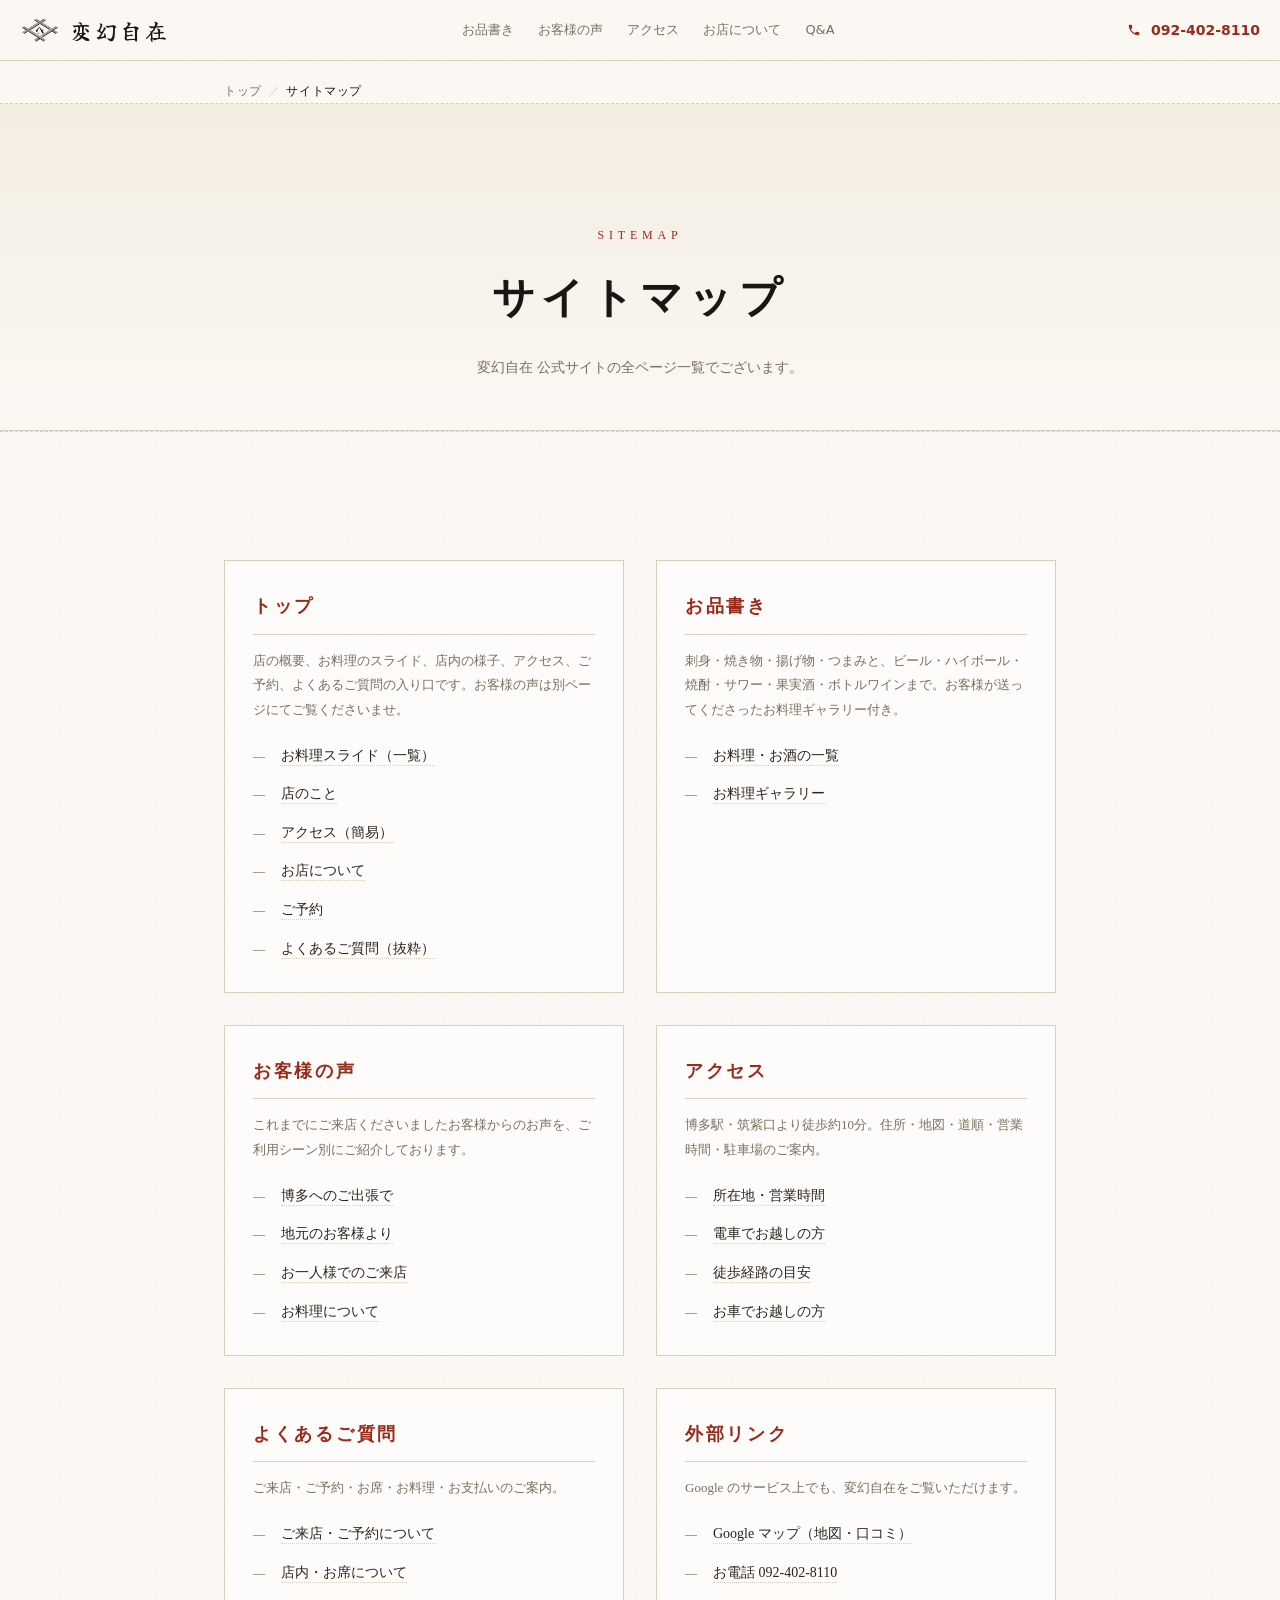
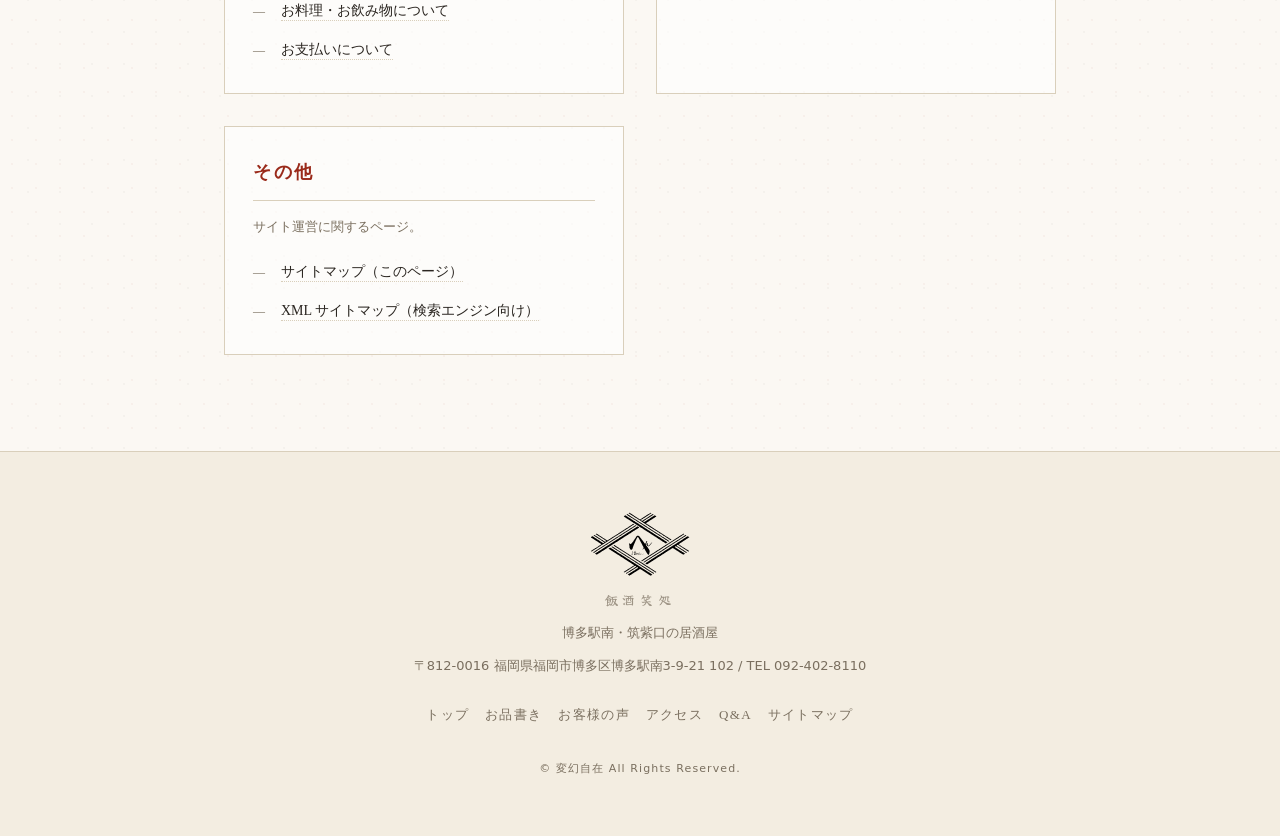
<file: sitemap/index.html>
<!DOCTYPE html>
<html lang="ja">
<head>
<meta charset="UTF-8">
<!-- Google tag (gtag.js) -->
<script async src="https://www.googletagmanager.com/gtag/js?id=G-1P9MWLDR5L"></script>
<script>
  window.dataLayer = window.dataLayer || [];
  function gtag(){dataLayer.push(arguments);}
  gtag('js', new Date());
  gtag('config', 'G-1P9MWLDR5L');
  // CV計測: 電話タップ / 地図タップ
  document.addEventListener('click', function(e){
    var tel = e.target.closest('a[href^="tel:"]');
    if (tel) {
      var phone = tel.getAttribute('href').replace('tel:','').replace(/[^0-9]/g,'');
      gtag('event', 'phone_click', { phone_number: phone, page_path: location.pathname, link_text: tel.textContent.trim() });
      gtag('event', 'generate_lead', { currency: 'JPY', value: 1, method: 'phone' });
      return;
    }
    var map = e.target.closest('a[href*="maps.app.goo.gl"], a[href*="google.com/maps"]');
    if (map && !map.closest('iframe')) {
      gtag('event', 'map_click', { link_url: map.getAttribute('href'), page_path: location.pathname });
      gtag('event', 'generate_lead', { currency: 'JPY', value: 1, method: 'map' });
    }
  });
</script>
<meta name="viewport" content="width=device-width, initial-scale=1.0">
<meta name="format-detection" content="telephone=no">
<title>サイトマップ｜変幻自在｜博多駅南の居酒屋</title>
<meta name="description" content="博多駅・筑紫口の居酒屋「変幻自在」公式サイトのサイトマップ。四季折々の旬のお料理と豊富なお酒・酒の肴。お品書き・お客様の声・アクセス・FAQなど、全ページの一覧。">
<link rel="canonical" href="https://hengenjizai-hakata.com/sitemap/">
<link rel="icon" type="image/svg+xml" href="/assets/logo.svg">
<link rel="apple-touch-icon" href="/assets/logo.svg">
<meta name="theme-color" content="#fbf8f3">
<meta property="og:type" content="website">
<meta property="og:title" content="サイトマップ｜変幻自在">
<meta property="og:description" content="博多駅・筑紫口の居酒屋「変幻自在」のサイトマップ。四季折々の旬のお料理と豊富なお酒・酒の肴。全ページ一覧。">
<meta property="og:url" content="https://hengenjizai-hakata.com/sitemap/">
<meta property="og:locale" content="ja_JP">
<meta property="og:site_name" content="変幻自在">
<meta property="og:image" content="https://hengenjizai-hakata.com/assets/exterior.jpg">
<meta property="og:image:secure_url" content="https://hengenjizai-hakata.com/assets/exterior.jpg">
<meta property="og:image:type" content="image/jpeg">
<meta property="og:image:width" content="1600">
<meta property="og:image:height" content="1067">
<meta property="og:image:alt" content="変幻自在 店舗外観｜暖簾と赤提灯（博多駅南）">
<meta name="twitter:card" content="summary_large_image">
<meta name="twitter:title" content="サイトマップ｜変幻自在">
<meta name="twitter:description" content="博多駅・筑紫口の居酒屋「変幻自在」公式サイトのサイトマップ。">
<meta name="twitter:image" content="https://hengenjizai-hakata.com/assets/exterior.jpg">
<meta name="twitter:image:alt" content="変幻自在 店舗外観｜暖簾と赤提灯（博多駅南）">

<link rel="preconnect" href="https://fonts.googleapis.com">
<link rel="preconnect" href="https://fonts.gstatic.com" crossorigin>
<link rel="stylesheet" href="https://fonts.googleapis.com/css2?family=Klee+One:wght@400;600&family=Yuji+Mai&display=swap">
<link rel="stylesheet" href="/assets/style.css?v=20260519t">

<script type="application/ld+json">
{
  "@context": "https://schema.org",
  "@type": "BreadcrumbList",
  "itemListElement": [
    {"@type":"ListItem","position":1,"name":"トップ","item":"https://hengenjizai-hakata.com/"},
    {"@type":"ListItem","position":2,"name":"サイトマップ","item":"https://hengenjizai-hakata.com/sitemap/"}
  ]
}
</script>
<script>
if(sessionStorage.getItem('hjz_loaded')){document.documentElement.classList.add('no-loader')}
</script>
<style>
.sitemap-list{display:grid;gap:32px;margin-top:32px}
@media(min-width:720px){.sitemap-list{grid-template-columns:repeat(2,1fr)}}
.sitemap-card{
  background:rgba(255,255,255,.6);
  border:1px solid var(--c-line);
  padding:28px 28px 24px;
}
.sitemap-card h3{
  font-family:var(--font-mincho);
  font-size:18px;letter-spacing:.15em;
  color:var(--c-accent);
  padding-bottom:10px;border-bottom:1px solid var(--c-line);
  margin-bottom:14px;
}
.sitemap-card h3 a{color:inherit;border-bottom:1px solid transparent;transition:.2s}
.sitemap-card h3 a:hover{border-bottom-color:currentColor}
.sitemap-card .desc{font-size:13px;color:var(--c-mute);line-height:1.9;font-family:var(--font-mincho);margin-bottom:14px}
.sitemap-card ul{list-style:none}
.sitemap-card li{padding:6px 0;font-size:14px;font-family:var(--font-mincho)}
.sitemap-card li a{color:var(--c-text);border-bottom:1px dotted var(--c-line);padding-bottom:2px}
.sitemap-card li a:hover{color:var(--c-accent);border-bottom-color:currentColor}
.sitemap-card li::before{content:"—　";color:var(--c-mute);margin-right:4px;font-size:12px}
</style>
</head>
<body>

<div class="loader" id="loader">
  <img src="/assets/logo.svg" alt="変幻自在" class="loader-logo">
</div>

<svg xmlns="http://www.w3.org/2000/svg" style="display:none" aria-hidden="true">
  <symbol id="i-phone" viewBox="0 0 24 24"><path fill="currentColor" d="M6.62 10.79c1.44 2.83 3.76 5.14 6.59 6.59l2.2-2.2c.28-.28.67-.36 1.02-.25 1.12.37 2.33.57 3.57.57.55 0 1 .45 1 1V20c0 .55-.45 1-1 1-9.39 0-17-7.61-17-17 0-.55.45-1 1-1h3.5c.55 0 1 .45 1 1 0 1.25.2 2.45.57 3.57.11.35.03.74-.25 1.02l-2.2 2.2z"/></symbol>
  <symbol id="i-pin" viewBox="0 0 24 24"><path fill="currentColor" d="M12 2C8.13 2 5 5.13 5 9c0 5.25 7 13 7 13s7-7.75 7-13c0-3.87-3.13-7-7-7zm0 9.5a2.5 2.5 0 1 1 0-5 2.5 2.5 0 0 1 0 5z"/></symbol>
  <symbol id="i-menu" viewBox="0 0 24 24"><path fill="currentColor" d="M3 5h2v2H3V5zm4 0h14v2H7V5zM3 11h2v2H3v-2zm4 0h14v2H7v-2zM3 17h2v2H3v-2zm4 0h14v2H7v-2z"/></symbol>
</svg>

<header>
  <div class="row">
    <a href="/" class="logo" aria-label="変幻自在 トップへ"><img src="/assets/logo.svg" alt="" class="logo-img" aria-hidden="true"><span class="logo-text font-shodo">変幻自在</span></a>
    <nav>
      <a href="/menu/">お品書き</a>
      <a href="/voice/">お客様の声</a>
      <a href="/access/">アクセス</a>
      <a href="/#about">お店について</a>
      <a href="/faq/">Q&amp;A</a>
    </nav>
    <a href="tel:0924028110" class="tel-mini"><svg class="icon" aria-hidden="true"><use href="#i-phone"/></svg>092-402-8110</a>
  </div>
</header>

<nav class="breadcrumb" aria-label="パンくず">
  <ol>
    <li><a href="/">トップ</a></li>
    <li aria-current="page">サイトマップ</li>
  </ol>
</nav>

<section class="page-hero">
  <div class="sub">SITEMAP</div>
  <h1>サイトマップ</h1>
  <p>変幻自在 公式サイトの全ページ一覧でございます。</p>
</section>

<section>
  <div class="container">
    <div class="sitemap-list">

      <div class="sitemap-card">
        <h3><a href="/">トップ</a></h3>
        <p class="desc">店の概要、お料理のスライド、店内の様子、アクセス、ご予約、よくあるご質問の入り口です。お客様の声は別ページにてご覧くださいませ。</p>
        <ul>
          <li><a href="/#menu">お料理スライド（一覧）</a></li>
          <li><a href="/#space">店のこと</a></li>
          <li><a href="/#access">アクセス（簡易）</a></li>
          <li><a href="/#about">お店について</a></li>
          <li><a href="/#reservation">ご予約</a></li>
          <li><a href="/#faq">よくあるご質問（抜粋）</a></li>
        </ul>
      </div>

      <div class="sitemap-card">
        <h3><a href="/menu/">お品書き</a></h3>
        <p class="desc">刺身・焼き物・揚げ物・つまみと、ビール・ハイボール・焼酎・サワー・果実酒・ボトルワインまで。お客様が送ってくださったお料理ギャラリー付き。</p>
        <ul>
          <li><a href="/menu/#menu">お料理・お酒の一覧</a></li>
          <li><a href="/menu/#gallery-title">お料理ギャラリー</a></li>
        </ul>
      </div>

      <div class="sitemap-card">
        <h3><a href="/voice/">お客様の声</a></h3>
        <p class="desc">これまでにご来店くださいましたお客様からのお声を、ご利用シーン別にご紹介しております。</p>
        <ul>
          <li><a href="/voice/">博多へのご出張で</a></li>
          <li><a href="/voice/">地元のお客様より</a></li>
          <li><a href="/voice/">お一人様でのご来店</a></li>
          <li><a href="/voice/">お料理について</a></li>
        </ul>
      </div>

      <div class="sitemap-card">
        <h3><a href="/access/">アクセス</a></h3>
        <p class="desc">博多駅・筑紫口より徒歩約10分。住所・地図・道順・営業時間・駐車場のご案内。</p>
        <ul>
          <li><a href="/access/">所在地・営業時間</a></li>
          <li><a href="/access/">電車でお越しの方</a></li>
          <li><a href="/access/">徒歩経路の目安</a></li>
          <li><a href="/access/">お車でお越しの方</a></li>
        </ul>
      </div>

      <div class="sitemap-card">
        <h3><a href="/faq/">よくあるご質問</a></h3>
        <p class="desc">ご来店・ご予約・お席・お料理・お支払いのご案内。</p>
        <ul>
          <li><a href="/faq/">ご来店・ご予約について</a></li>
          <li><a href="/faq/">店内・お席について</a></li>
          <li><a href="/faq/">お料理・お飲み物について</a></li>
          <li><a href="/faq/">お支払いについて</a></li>
        </ul>
      </div>

      <div class="sitemap-card">
        <h3>外部リンク</h3>
        <p class="desc">Google のサービス上でも、変幻自在をご覧いただけます。</p>
        <ul>
          <li><a href="https://maps.app.goo.gl/iHLLd2m7xEdmFTqz5" target="_blank" rel="noopener">Google マップ（地図・口コミ）</a></li>
          <li><a href="tel:0924028110">お電話 092-402-8110</a></li>
        </ul>
      </div>

      <div class="sitemap-card">
        <h3>その他</h3>
        <p class="desc">サイト運営に関するページ。</p>
        <ul>
          <li><a href="/sitemap/">サイトマップ（このページ）</a></li>
          <li><a href="/sitemap.xml">XML サイトマップ（検索エンジン向け）</a></li>
        </ul>
      </div>

    </div>
  </div>
</section>

<footer>
  <div class="logo"><img src="/assets/logo.svg" alt="変幻自在" class="logo-img"></div>
  <p class="footer-tagline">飯酒笑処</p>
  <p>博多駅南・筑紫口の居酒屋</p>
  <p>〒812-0016 福岡県福岡市博多区博多駅南3-9-21 102 / TEL 092-402-8110</p>
  <nav>
    <a href="/">トップ</a>
    <a href="/menu/">お品書き</a>
    <a href="/voice/">お客様の声</a>
    <a href="/access/">アクセス</a>
    <a href="/faq/">Q&amp;A</a>
    <a href="/sitemap/">サイトマップ</a>
  </nav>
  <div class="copyright">© 変幻自在 All Rights Reserved.</div>
</footer>

<nav class="mobile-cta" aria-label="モバイルCTA">
  <a href="tel:0924028110" class="primary"><svg class="icon" aria-hidden="true"><use href="#i-phone"/></svg>電話する</a>
  <a href="/menu/"><svg class="icon" aria-hidden="true"><use href="#i-menu"/></svg>品書き</a>
  <a href="https://maps.app.goo.gl/iHLLd2m7xEdmFTqz5" target="_blank" rel="noopener"><svg class="icon" aria-hidden="true"><use href="#i-pin"/></svg>地図</a>
</nav>

<script>
(function(){
  var l=document.getElementById('loader');
  if(!l)return;
  function hide(){l.classList.add('is-hidden')}
  if(document.readyState==='complete'){setTimeout(hide,800)}
  else{window.addEventListener('load',function(){setTimeout(hide,800)},{once:true})}
  setTimeout(hide,3500);
})();
sessionStorage.setItem('hjz_loaded','1');
</script>

</body>
</html>
</file>
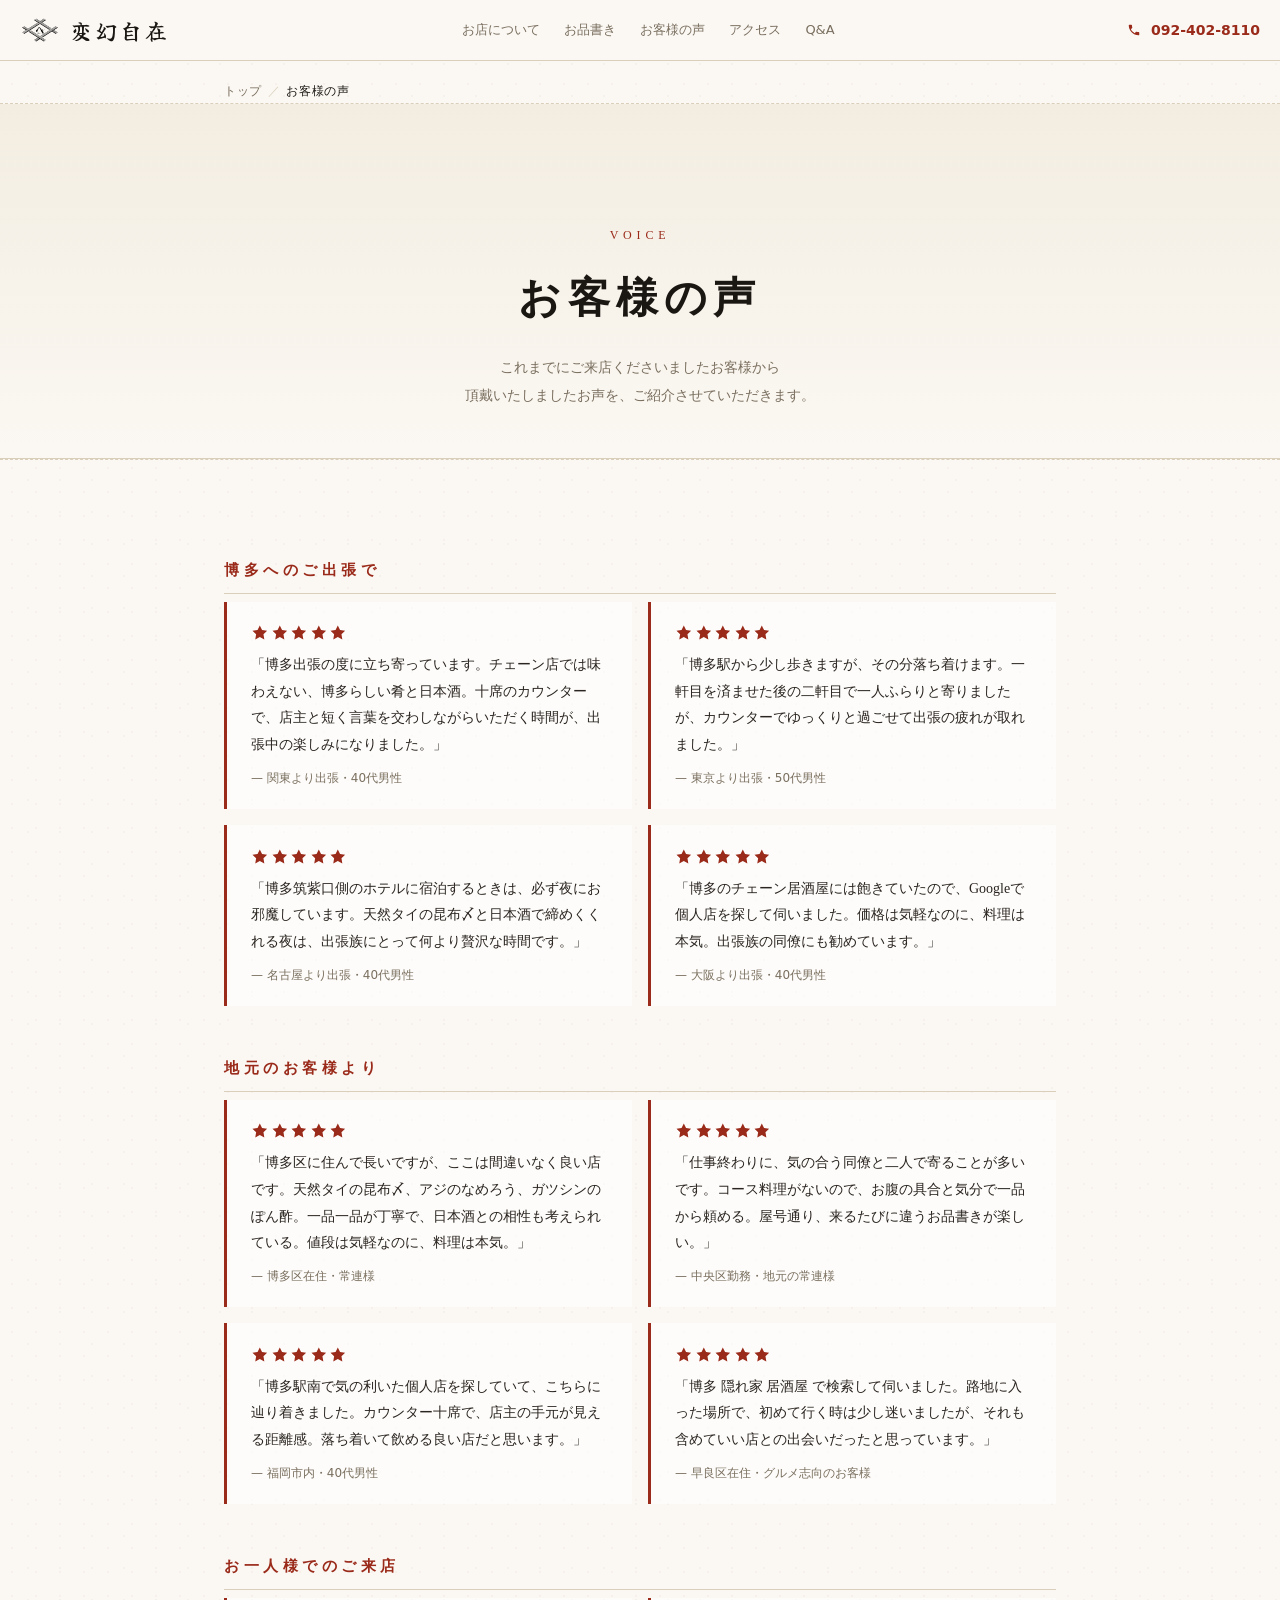
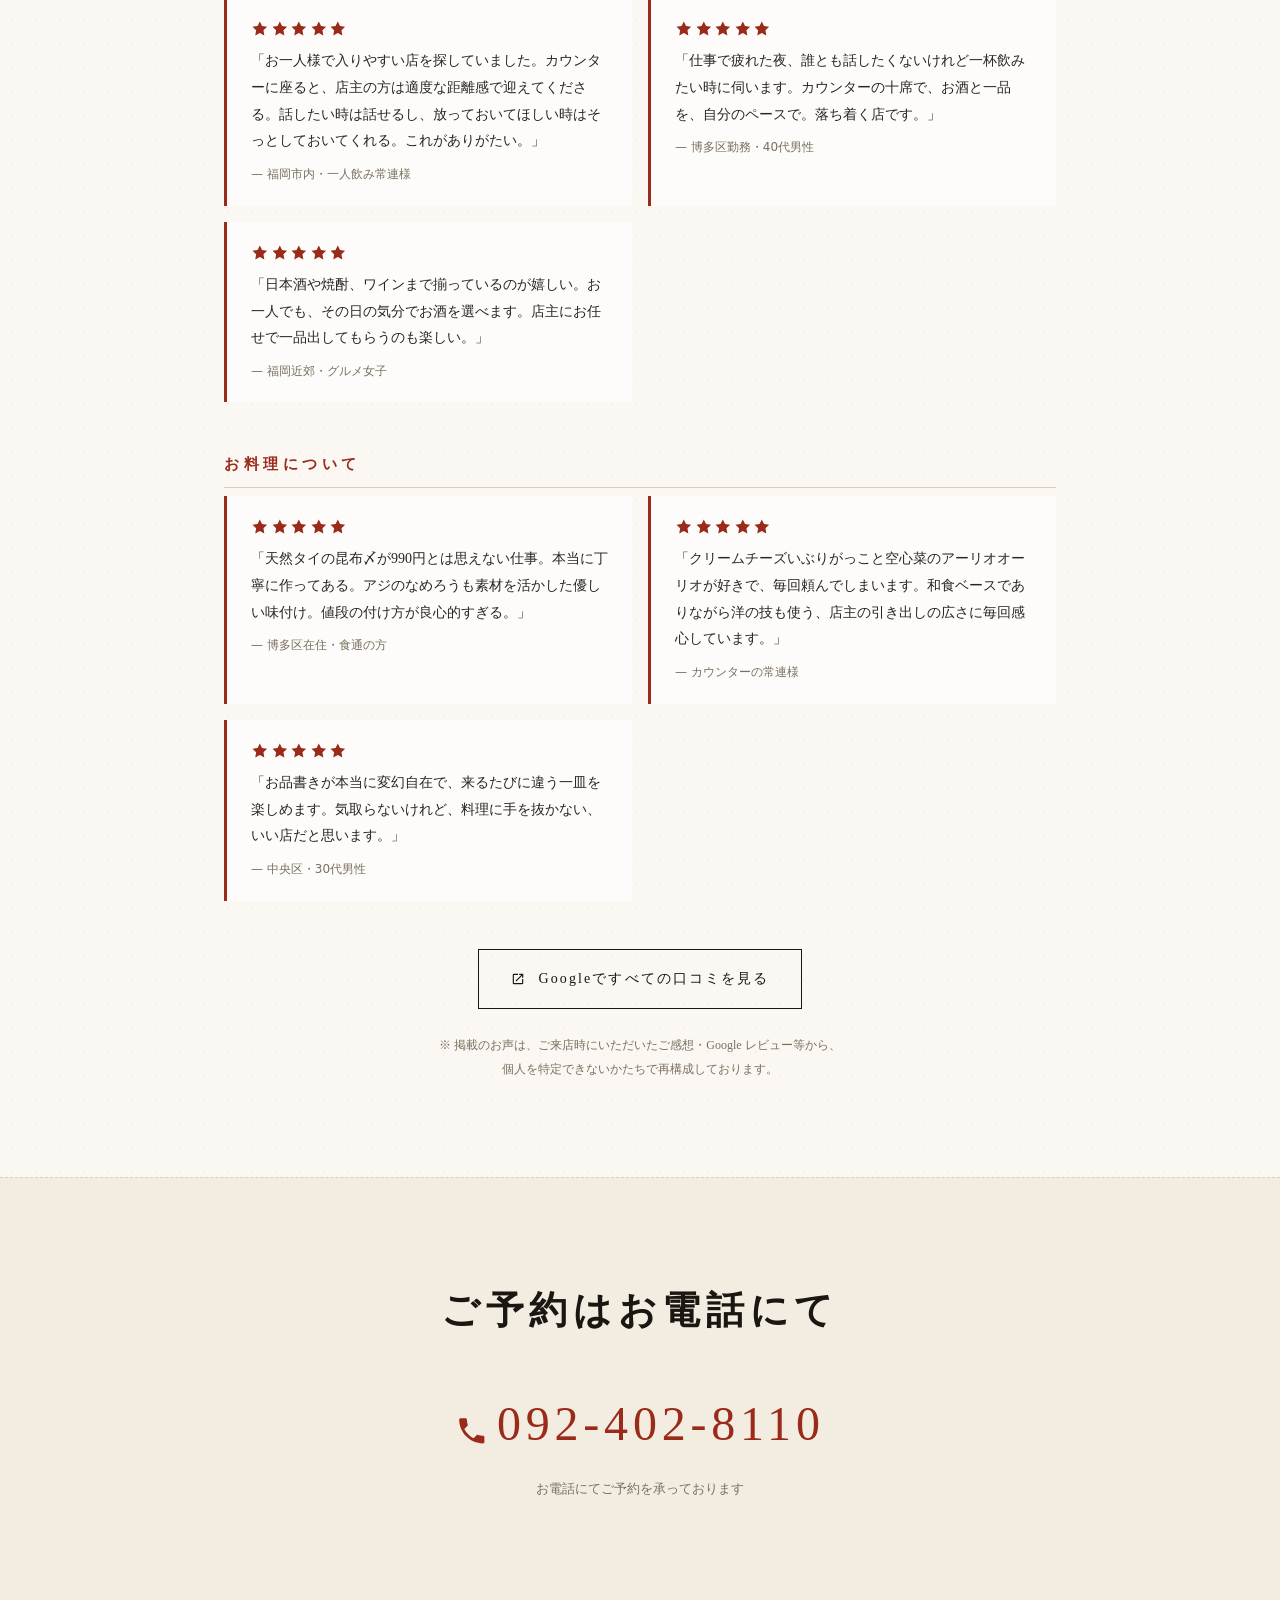
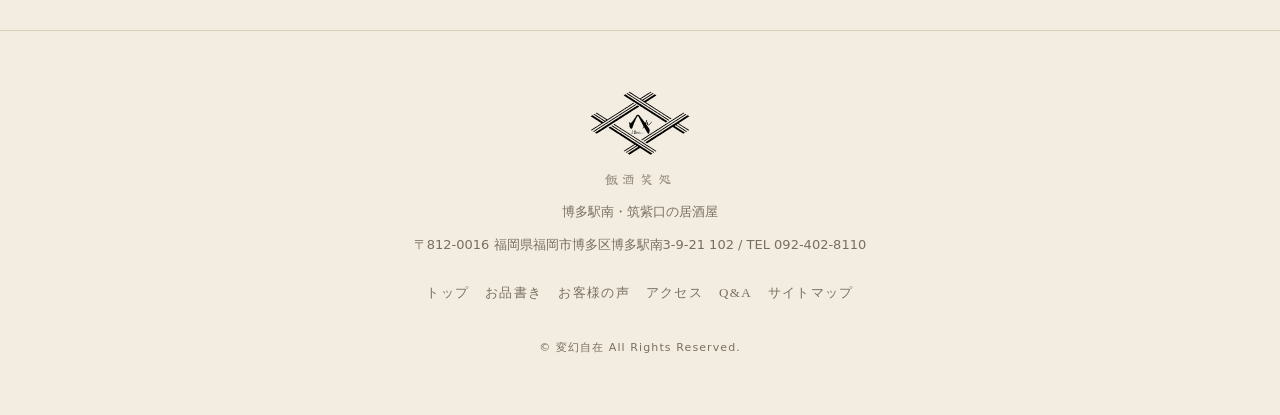
<file: voice/index.html>
<!DOCTYPE html>
<html lang="ja">
<head>
<meta charset="UTF-8">
<!-- Google tag (gtag.js) -->
<script async src="https://www.googletagmanager.com/gtag/js?id=G-1P9MWLDR5L"></script>
<script>
  window.dataLayer = window.dataLayer || [];
  function gtag(){dataLayer.push(arguments);}
  gtag('js', new Date());
  gtag('config', 'G-1P9MWLDR5L');
  // CV計測: 電話タップ / 地図タップ
  document.addEventListener('click', function(e){
    var tel = e.target.closest('a[href^="tel:"]');
    if (tel) {
      var phone = tel.getAttribute('href').replace('tel:','').replace(/[^0-9]/g,'');
      gtag('event', 'phone_click', { phone_number: phone, page_path: location.pathname, link_text: tel.textContent.trim() });
      gtag('event', 'generate_lead', { currency: 'JPY', value: 1, method: 'phone' });
      return;
    }
    var map = e.target.closest('a[href*="maps.app.goo.gl"], a[href*="google.com/maps"]');
    if (map && !map.closest('iframe')) {
      gtag('event', 'map_click', { link_url: map.getAttribute('href'), page_path: location.pathname });
      gtag('event', 'generate_lead', { currency: 'JPY', value: 1, method: 'map' });
    }
  });
</script>
<meta name="viewport" content="width=device-width, initial-scale=1.0">
<meta name="format-detection" content="telephone=no">
<title>お客様の声｜変幻自在｜旬の肴と四季の料理が楽しめる博多の居酒屋</title>
<meta name="description" content="博多駅・筑紫口より徒歩10分の居酒屋「変幻自在」のお客様の声。四季折々の旬のお料理と豊富なお酒・酒の肴に対する、出張・お一人様・地元・カップル・グループのお客様からのご感想。Google評価4.8。">
<meta name="keywords" content="変幻自在 口コミ,博多駅 居酒屋 口コミ,博多 居酒屋 評判,博多駅南 居酒屋 おすすめ,博多 一人飲み 口コミ">
<link rel="canonical" href="https://hengenjizai-hakata.com/voice/">
<link rel="icon" type="image/svg+xml" href="/assets/logo.svg">
<link rel="apple-touch-icon" href="/assets/logo.svg">
<meta name="theme-color" content="#fbf8f3">
<meta property="og:type" content="article">
<meta property="og:title" content="お客様の声｜変幻自在｜旬の肴と四季の料理・お酒も豊富">
<meta property="og:description" content="四季折々の旬のお料理と豊富なお酒・酒の肴が楽しめる居酒屋「変幻自在」のお客様の声。Google評価4.8、博多駅・筑紫口より徒歩10分。">
<meta property="og:url" content="https://hengenjizai-hakata.com/voice/">
<meta property="og:locale" content="ja_JP">
<meta property="og:site_name" content="変幻自在">
<meta property="og:image" content="https://hengenjizai-hakata.com/assets/exterior.jpg">
<meta property="og:image:secure_url" content="https://hengenjizai-hakata.com/assets/exterior.jpg">
<meta property="og:image:type" content="image/jpeg">
<meta property="og:image:width" content="1600">
<meta property="og:image:height" content="1067">
<meta property="og:image:alt" content="変幻自在 店舗外観｜暖簾と赤提灯（博多駅南）">
<meta name="twitter:card" content="summary_large_image">
<meta name="twitter:title" content="お客様の声｜変幻自在｜旬の肴と四季の料理・お酒も豊富">
<meta name="twitter:description" content="四季折々の旬のお料理と豊富なお酒の居酒屋「変幻自在」のお客様の声。Google評価4.8、博多駅・筑紫口より徒歩10分。">
<meta name="twitter:image" content="https://hengenjizai-hakata.com/assets/exterior.jpg">
<meta name="twitter:image:alt" content="変幻自在 店舗外観｜暖簾と赤提灯（博多駅南）">

<link rel="preconnect" href="https://fonts.googleapis.com">
<link rel="preconnect" href="https://fonts.gstatic.com" crossorigin>
<link rel="stylesheet" href="https://fonts.googleapis.com/css2?family=Klee+One:wght@400;600&family=Yuji+Mai&display=swap">
<link rel="stylesheet" href="/assets/style.css?v=20260519t">

<script type="application/ld+json">
{
  "@context": "https://schema.org",
  "@type": "BreadcrumbList",
  "itemListElement": [
    {"@type":"ListItem","position":1,"name":"トップ","item":"https://hengenjizai-hakata.com/"},
    {"@type":"ListItem","position":2,"name":"お客様の声","item":"https://hengenjizai-hakata.com/voice/"}
  ]
}
</script>
<script type="application/ld+json">
{
  "@context":"https://schema.org",
  "@type":"Restaurant",
  "name":"変幻自在",
  "url":"https://hengenjizai-hakata.com/",
  "address":{"@type":"PostalAddress","streetAddress":"博多駅南3丁目9-21 102","addressLocality":"福岡市博多区","addressRegion":"福岡県","postalCode":"812-0016","addressCountry":"JP"},
  "telephone":"+81-92-402-8110",
  "aggregateRating":{"@type":"AggregateRating","ratingValue":"4.8","reviewCount":"6","bestRating":"5","worstRating":"1"}
}
</script>
<script>if(sessionStorage.getItem('hjz_loaded')){document.documentElement.classList.add('no-loader')}</script>
</head>
<body>

<div class="loader" id="loader">
  <img src="/assets/logo.svg" alt="変幻自在" class="loader-logo">
</div>

<svg xmlns="http://www.w3.org/2000/svg" style="display:none" aria-hidden="true">
  <symbol id="i-phone" viewBox="0 0 24 24"><path fill="currentColor" d="M6.62 10.79c1.44 2.83 3.76 5.14 6.59 6.59l2.2-2.2c.28-.28.67-.36 1.02-.25 1.12.37 2.33.57 3.57.57.55 0 1 .45 1 1V20c0 .55-.45 1-1 1-9.39 0-17-7.61-17-17 0-.55.45-1 1-1h3.5c.55 0 1 .45 1 1 0 1.25.2 2.45.57 3.57.11.35.03.74-.25 1.02l-2.2 2.2z"/></symbol>
  <symbol id="i-pin" viewBox="0 0 24 24"><path fill="currentColor" d="M12 2C8.13 2 5 5.13 5 9c0 5.25 7 13 7 13s7-7.75 7-13c0-3.87-3.13-7-7-7zm0 9.5a2.5 2.5 0 1 1 0-5 2.5 2.5 0 0 1 0 5z"/></symbol>
  <symbol id="i-menu" viewBox="0 0 24 24"><path fill="currentColor" d="M3 5h2v2H3V5zm4 0h14v2H7V5zM3 11h2v2H3v-2zm4 0h14v2H7v-2zM3 17h2v2H3v-2zm4 0h14v2H7v-2z"/></symbol>
  <symbol id="i-star" viewBox="0 0 24 24"><path fill="currentColor" d="M12 2l3.09 6.26L22 9.27l-5 4.87L18.18 21 12 17.77 5.82 21 7 14.14l-5-4.87 6.91-1.01L12 2z"/></symbol>
  <symbol id="i-external" viewBox="0 0 24 24"><path fill="currentColor" d="M19 19H5V5h7V3H5c-1.11 0-2 .9-2 2v14a2 2 0 0 0 2 2h14c1.1 0 2-.9 2-2v-7h-2v7zM14 3v2h3.59l-9.83 9.83 1.41 1.41L19 6.41V10h2V3h-7z"/></symbol>
</svg>

<header>
  <div class="row">
    <a href="/" class="logo" aria-label="変幻自在 トップへ"><img src="/assets/logo.svg" alt="" class="logo-img" aria-hidden="true"><span class="logo-text font-shodo">変幻自在</span></a>
    <nav>
      <a href="/#about">お店について</a>
      <a href="/menu/">お品書き</a>
      <a href="/voice/">お客様の声</a>
      <a href="/access/">アクセス</a>
      <a href="/faq/">Q&amp;A</a>
    </nav>
    <a href="tel:0924028110" class="tel-mini"><svg class="icon" aria-hidden="true"><use href="#i-phone"/></svg>092-402-8110</a>
  </div>
</header>

<nav class="breadcrumb" aria-label="パンくず">
  <ol>
    <li><a href="/">トップ</a></li>
    <li aria-current="page">お客様の声</li>
  </ol>
</nav>

<section class="page-hero">
  <div class="sub">VOICE</div>
  <h1>お客様の声</h1>
  <p>これまでにご来店くださいましたお客様から<br>頂戴いたしましたお声を、ご紹介させていただきます。</p>
</section>

<section>
  <div class="container">
    <div class="faq-group">
      <h3>博多へのご出張で</h3>
      <div class="voice-list">
        <div class="voice">
          <div class="stars" aria-label="評価 5"><svg class="icon" aria-hidden="true"><use href="#i-star"/></svg><svg class="icon" aria-hidden="true"><use href="#i-star"/></svg><svg class="icon" aria-hidden="true"><use href="#i-star"/></svg><svg class="icon" aria-hidden="true"><use href="#i-star"/></svg><svg class="icon" aria-hidden="true"><use href="#i-star"/></svg></div>
          <p>「博多出張の度に立ち寄っています。チェーン店では味わえない、博多らしい肴と日本酒。十席のカウンターで、店主と短く言葉を交わしながらいただく時間が、出張中の楽しみになりました。」</p>
          <div class="who">— 関東より出張・40代男性</div>
        </div>
        <div class="voice">
          <div class="stars" aria-label="評価 5"><svg class="icon" aria-hidden="true"><use href="#i-star"/></svg><svg class="icon" aria-hidden="true"><use href="#i-star"/></svg><svg class="icon" aria-hidden="true"><use href="#i-star"/></svg><svg class="icon" aria-hidden="true"><use href="#i-star"/></svg><svg class="icon" aria-hidden="true"><use href="#i-star"/></svg></div>
          <p>「博多駅から少し歩きますが、その分落ち着けます。一軒目を済ませた後の二軒目で一人ふらりと寄りましたが、カウンターでゆっくりと過ごせて出張の疲れが取れました。」</p>
          <div class="who">— 東京より出張・50代男性</div>
        </div>
        <div class="voice">
          <div class="stars" aria-label="評価 5"><svg class="icon" aria-hidden="true"><use href="#i-star"/></svg><svg class="icon" aria-hidden="true"><use href="#i-star"/></svg><svg class="icon" aria-hidden="true"><use href="#i-star"/></svg><svg class="icon" aria-hidden="true"><use href="#i-star"/></svg><svg class="icon" aria-hidden="true"><use href="#i-star"/></svg></div>
          <p>「博多筑紫口側のホテルに宿泊するときは、必ず夜にお邪魔しています。天然タイの昆布〆と日本酒で締めくくれる夜は、出張族にとって何より贅沢な時間です。」</p>
          <div class="who">— 名古屋より出張・40代男性</div>
        </div>
        <div class="voice">
          <div class="stars" aria-label="評価 5"><svg class="icon" aria-hidden="true"><use href="#i-star"/></svg><svg class="icon" aria-hidden="true"><use href="#i-star"/></svg><svg class="icon" aria-hidden="true"><use href="#i-star"/></svg><svg class="icon" aria-hidden="true"><use href="#i-star"/></svg><svg class="icon" aria-hidden="true"><use href="#i-star"/></svg></div>
          <p>「博多のチェーン居酒屋には飽きていたので、Googleで個人店を探して伺いました。価格は気軽なのに、料理は本気。出張族の同僚にも勧めています。」</p>
          <div class="who">— 大阪より出張・40代男性</div>
        </div>
      </div>
    </div>

    <div class="faq-group">
      <h3>地元のお客様より</h3>
      <div class="voice-list">
        <div class="voice">
          <div class="stars" aria-label="評価 5"><svg class="icon" aria-hidden="true"><use href="#i-star"/></svg><svg class="icon" aria-hidden="true"><use href="#i-star"/></svg><svg class="icon" aria-hidden="true"><use href="#i-star"/></svg><svg class="icon" aria-hidden="true"><use href="#i-star"/></svg><svg class="icon" aria-hidden="true"><use href="#i-star"/></svg></div>
          <p>「博多区に住んで長いですが、ここは間違いなく良い店です。天然タイの昆布〆、アジのなめろう、ガツシンのぽん酢。一品一品が丁寧で、日本酒との相性も考えられている。値段は気軽なのに、料理は本気。」</p>
          <div class="who">— 博多区在住・常連様</div>
        </div>
        <div class="voice">
          <div class="stars" aria-label="評価 5"><svg class="icon" aria-hidden="true"><use href="#i-star"/></svg><svg class="icon" aria-hidden="true"><use href="#i-star"/></svg><svg class="icon" aria-hidden="true"><use href="#i-star"/></svg><svg class="icon" aria-hidden="true"><use href="#i-star"/></svg><svg class="icon" aria-hidden="true"><use href="#i-star"/></svg></div>
          <p>「仕事終わりに、気の合う同僚と二人で寄ることが多いです。コース料理がないので、お腹の具合と気分で一品から頼める。屋号通り、来るたびに違うお品書きが楽しい。」</p>
          <div class="who">— 中央区勤務・地元の常連様</div>
        </div>
        <div class="voice">
          <div class="stars" aria-label="評価 5"><svg class="icon" aria-hidden="true"><use href="#i-star"/></svg><svg class="icon" aria-hidden="true"><use href="#i-star"/></svg><svg class="icon" aria-hidden="true"><use href="#i-star"/></svg><svg class="icon" aria-hidden="true"><use href="#i-star"/></svg><svg class="icon" aria-hidden="true"><use href="#i-star"/></svg></div>
          <p>「博多駅南で気の利いた個人店を探していて、こちらに辿り着きました。カウンター十席で、店主の手元が見える距離感。落ち着いて飲める良い店だと思います。」</p>
          <div class="who">— 福岡市内・40代男性</div>
        </div>
        <div class="voice">
          <div class="stars" aria-label="評価 5"><svg class="icon" aria-hidden="true"><use href="#i-star"/></svg><svg class="icon" aria-hidden="true"><use href="#i-star"/></svg><svg class="icon" aria-hidden="true"><use href="#i-star"/></svg><svg class="icon" aria-hidden="true"><use href="#i-star"/></svg><svg class="icon" aria-hidden="true"><use href="#i-star"/></svg></div>
          <p>「博多 隠れ家 居酒屋 で検索して伺いました。路地に入った場所で、初めて行く時は少し迷いましたが、それも含めていい店との出会いだったと思っています。」</p>
          <div class="who">— 早良区在住・グルメ志向のお客様</div>
        </div>
      </div>
    </div>

    <div class="faq-group">
      <h3>お一人様でのご来店</h3>
      <div class="voice-list">
        <div class="voice">
          <div class="stars" aria-label="評価 5"><svg class="icon" aria-hidden="true"><use href="#i-star"/></svg><svg class="icon" aria-hidden="true"><use href="#i-star"/></svg><svg class="icon" aria-hidden="true"><use href="#i-star"/></svg><svg class="icon" aria-hidden="true"><use href="#i-star"/></svg><svg class="icon" aria-hidden="true"><use href="#i-star"/></svg></div>
          <p>「お一人様で入りやすい店を探していました。カウンターに座ると、店主の方は適度な距離感で迎えてくださる。話したい時は話せるし、放っておいてほしい時はそっとしておいてくれる。これがありがたい。」</p>
          <div class="who">— 福岡市内・一人飲み常連様</div>
        </div>
        <div class="voice">
          <div class="stars" aria-label="評価 5"><svg class="icon" aria-hidden="true"><use href="#i-star"/></svg><svg class="icon" aria-hidden="true"><use href="#i-star"/></svg><svg class="icon" aria-hidden="true"><use href="#i-star"/></svg><svg class="icon" aria-hidden="true"><use href="#i-star"/></svg><svg class="icon" aria-hidden="true"><use href="#i-star"/></svg></div>
          <p>「仕事で疲れた夜、誰とも話したくないけれど一杯飲みたい時に伺います。カウンターの十席で、お酒と一品を、自分のペースで。落ち着く店です。」</p>
          <div class="who">— 博多区勤務・40代男性</div>
        </div>
        <div class="voice">
          <div class="stars" aria-label="評価 5"><svg class="icon" aria-hidden="true"><use href="#i-star"/></svg><svg class="icon" aria-hidden="true"><use href="#i-star"/></svg><svg class="icon" aria-hidden="true"><use href="#i-star"/></svg><svg class="icon" aria-hidden="true"><use href="#i-star"/></svg><svg class="icon" aria-hidden="true"><use href="#i-star"/></svg></div>
          <p>「日本酒や焼酎、ワインまで揃っているのが嬉しい。お一人でも、その日の気分でお酒を選べます。店主にお任せで一品出してもらうのも楽しい。」</p>
          <div class="who">— 福岡近郊・グルメ女子</div>
        </div>
      </div>
    </div>

    <div class="faq-group">
      <h3>お料理について</h3>
      <div class="voice-list">
        <div class="voice">
          <div class="stars" aria-label="評価 5"><svg class="icon" aria-hidden="true"><use href="#i-star"/></svg><svg class="icon" aria-hidden="true"><use href="#i-star"/></svg><svg class="icon" aria-hidden="true"><use href="#i-star"/></svg><svg class="icon" aria-hidden="true"><use href="#i-star"/></svg><svg class="icon" aria-hidden="true"><use href="#i-star"/></svg></div>
          <p>「天然タイの昆布〆が990円とは思えない仕事。本当に丁寧に作ってある。アジのなめろうも素材を活かした優しい味付け。値段の付け方が良心的すぎる。」</p>
          <div class="who">— 博多区在住・食通の方</div>
        </div>
        <div class="voice">
          <div class="stars" aria-label="評価 5"><svg class="icon" aria-hidden="true"><use href="#i-star"/></svg><svg class="icon" aria-hidden="true"><use href="#i-star"/></svg><svg class="icon" aria-hidden="true"><use href="#i-star"/></svg><svg class="icon" aria-hidden="true"><use href="#i-star"/></svg><svg class="icon" aria-hidden="true"><use href="#i-star"/></svg></div>
          <p>「クリームチーズいぶりがっこと空心菜のアーリオオーリオが好きで、毎回頼んでしまいます。和食ベースでありながら洋の技も使う、店主の引き出しの広さに毎回感心しています。」</p>
          <div class="who">— カウンターの常連様</div>
        </div>
        <div class="voice">
          <div class="stars" aria-label="評価 5"><svg class="icon" aria-hidden="true"><use href="#i-star"/></svg><svg class="icon" aria-hidden="true"><use href="#i-star"/></svg><svg class="icon" aria-hidden="true"><use href="#i-star"/></svg><svg class="icon" aria-hidden="true"><use href="#i-star"/></svg><svg class="icon" aria-hidden="true"><use href="#i-star"/></svg></div>
          <p>「お品書きが本当に変幻自在で、来るたびに違う一皿を楽しめます。気取らないけれど、料理に手を抜かない、いい店だと思います。」</p>
          <div class="who">— 中央区・30代男性</div>
        </div>
      </div>
    </div>

    <div class="section-cta">
      <a href="https://maps.app.goo.gl/iHLLd2m7xEdmFTqz5" target="_blank" rel="noopener" class="btn"><svg class="icon" aria-hidden="true"><use href="#i-external"/></svg>Googleですべての口コミを見る</a>
    </div>
    <p style="text-align:center;margin-top:24px;font-size:12px;color:var(--c-mute);font-family:var(--font-mincho);line-height:2">
      ※ 掲載のお声は、ご来店時にいただいたご感想・Google レビュー等から、<br>個人を特定できないかたちで再構成しております。
    </p>
  </div>
</section>

<section style="background:var(--c-bg2)">
  <div class="container reservation">
    <h2 class="sect-title" style="margin-bottom:16px">ご予約はお電話にて</h2>
    <a href="tel:0924028110" class="big-tel"><svg class="icon" aria-hidden="true"><use href="#i-phone"/></svg>092-402-8110</a>
    <div class="tel-note">お電話にてご予約を承っております</div>
  </div>
</section>

<footer>
  <div class="logo"><img src="/assets/logo.svg" alt="変幻自在" class="logo-img"></div>
  <p class="footer-tagline">飯酒笑処</p>
  <p>博多駅南・筑紫口の居酒屋</p>
  <p>〒812-0016 福岡県福岡市博多区博多駅南3-9-21 102 / TEL 092-402-8110</p>
  <nav>
    <a href="/">トップ</a>
    <a href="/menu/">お品書き</a>
    <a href="/voice/">お客様の声</a>
    <a href="/access/">アクセス</a>
    <a href="/faq/">Q&amp;A</a>
    <a href="/sitemap/">サイトマップ</a>
  </nav>
  <div class="copyright">© 変幻自在 All Rights Reserved.</div>
</footer>

<nav class="mobile-cta" aria-label="モバイルCTA">
  <a href="tel:0924028110" class="primary"><svg class="icon" aria-hidden="true"><use href="#i-phone"/></svg>電話する</a>
  <a href="/menu/"><svg class="icon" aria-hidden="true"><use href="#i-menu"/></svg>品書き</a>
  <a href="https://maps.app.goo.gl/iHLLd2m7xEdmFTqz5" target="_blank" rel="noopener"><svg class="icon" aria-hidden="true"><use href="#i-pin"/></svg>地図</a>
</nav>

<script>
(function(){
  var l=document.getElementById('loader');
  if(!l)return;
  function hide(){l.classList.add('is-hidden')}
  if(document.readyState==='complete'){setTimeout(hide,800)}
  else{window.addEventListener('load',function(){setTimeout(hide,800)},{once:true})}
  setTimeout(hide,3500);
})();
sessionStorage.setItem('hjz_loaded','1');
</script>

</body>
</html>
</file>
<file: assets/style.css>
/* Loader */
.loader{
  position:fixed;inset:0;background:#fff;z-index:9999;
  display:flex;align-items:center;justify-content:center;
  transition:opacity 1s cubic-bezier(.4,0,.2,1), visibility 1s cubic-bezier(.4,0,.2,1);
}
.loader-logo{
  width:min(60%,320px);height:auto;
  opacity:0;
  animation:logo-breathe 2.2s cubic-bezier(.2,.7,.3,1) forwards;
}
.loader.is-hidden{opacity:0;visibility:hidden;pointer-events:none}
.loader.is-hidden .loader-logo{transform:scale(1.04);opacity:.6;transition:transform 1s ease, opacity 1s ease}
@keyframes logo-breathe{
  0%{opacity:0;transform:scale(.92)}
  35%{opacity:1;transform:scale(1)}
  100%{opacity:1;transform:scale(1.02)}
}
html.no-loader .loader{display:none}
@media(prefers-reduced-motion:reduce){
  .loader-logo{animation:none;opacity:1}
  .hero .sub,.hero h1,.hero .lead,.hero .cta-row{opacity:1;animation:none}
  .hero-img{opacity:1;animation:none}
}

/* Logos */
.logo-img{display:block;height:auto;width:auto}
header .logo{
  display:inline-flex;align-items:center;gap:10px;
  font-family:var(--font-mincho);font-size:18px;letter-spacing:.18em;color:var(--c-ink);
  line-height:1;
}
header .logo-img{height:26px;width:auto;max-width:48px;display:block}
header .logo-text{display:inline-block;line-height:1;white-space:nowrap}
@media(max-width:600px){
  header .logo-img{height:22px;max-width:40px}
  header .logo{font-size:15px;gap:8px;letter-spacing:.15em}
}
footer .logo-img{height:72px;margin:0 auto 4px;max-width:220px}

:root{
  --c-bg:#fbf8f3;
  --c-bg2:#f3ede1;
  --c-text:#2a2520;
  --c-mute:#7a6f5f;
  --c-line:#d9cfbb;
  --c-ink:#1a1612;
  --c-accent:#9a2a1a;
  --c-accent2:#2c4c6b;
  --font-mincho:"Shippori Mincho","Noto Serif JP",serif;
  --font-gothic:"Noto Sans JP",system-ui,sans-serif;
  --font-hand:"Klee One","Yuji Mai","Shippori Mincho",cursive;
  --font-shodo:"Yuji Mai","Shippori Mincho","Noto Serif JP",serif;
}
.font-shodo{font-family:var(--font-shodo) !important;letter-spacing:.18em}
.hero h1.font-shodo{font-weight:400}
header .logo-text.font-shodo{font-weight:400;letter-spacing:.14em}
.footer-tagline{
  font-family:var(--font-shodo);
  font-size:13px;
  color:var(--c-mute);
  letter-spacing:.35em;
  opacity:.7;
  margin:8px 0 6px;
}
.hero-shopkind{
  font-family:var(--font-shodo);
  font-size:clamp(15px, 3.6vw, 20px);
  letter-spacing:.45em;
  color:var(--c-mute);
  margin:-4px 0 22px;
  text-indent:.45em;
  opacity:.85;
  animation:hero-fade 1.2s cubic-bezier(.2,.7,.3,1) forwards;
  animation-delay:1.7s;
  opacity:0;
}
.hero-shopkind{opacity:0}
@media(max-width:720px){
  .hero-shopkind{
    font-size:15px;
    letter-spacing:.4em;
    margin:-2px 0 18px;
  }
}
*{box-sizing:border-box;margin:0;padding:0}
html{scroll-behavior:smooth}
body{
  background:var(--c-bg);
  color:var(--c-text);
  font-family:var(--font-gothic);
  font-size:16px;line-height:1.9;
  -webkit-font-smoothing:antialiased;
  padding-bottom:64px;
  background-image:
    radial-gradient(rgba(154,42,26,.04) 1px,transparent 1px),
    radial-gradient(rgba(42,37,32,.03) 1px,transparent 1px);
  background-size:24px 24px, 32px 32px;
  background-position:0 0, 12px 16px;
}
a{color:inherit;text-decoration:none}
img{max-width:100%;display:block;height:auto}
.icon{width:1em;height:1em;display:inline-block;vertical-align:-.15em;fill:currentColor;flex-shrink:0}
.icon-lg{width:1.5em;height:1.5em}
.stars{display:inline-flex;gap:2px;color:var(--c-accent);align-items:center}
.stars .icon{width:1.1em;height:1.1em}
.container{max-width:880px;margin:0 auto;padding:0 24px}

/* Header */
header{
  position:fixed;top:0;left:0;right:0;z-index:50;
  background:rgba(251,248,243,.92);backdrop-filter:blur(6px);
  border-bottom:1px solid var(--c-line);
}
header .row{display:flex;justify-content:space-between;align-items:center;height:60px;padding:0 20px}
header .logo{font-family:var(--font-mincho);font-size:22px;letter-spacing:.15em;color:var(--c-ink)}
header .logo .sm{font-size:11px;color:var(--c-mute);letter-spacing:.2em;margin-left:6px;font-family:var(--font-gothic)}
header nav{display:none}
header .tel-mini{display:inline-flex;align-items:center;gap:6px;color:var(--c-accent);font-weight:700;font-size:14px}
header .tel-mini .icon{width:14px;height:14px;margin-right:4px}
@media(min-width:880px){
  header nav{display:flex;gap:24px;font-size:13px}
  header nav a{color:var(--c-mute)}
  header nav a:hover{color:var(--c-accent)}
}

/* Breadcrumb */
.breadcrumb{
  padding:80px 24px 0;max-width:880px;margin:0 auto;
  font-size:12px;color:var(--c-mute);letter-spacing:.05em;
}
.breadcrumb ol{list-style:none;display:flex;flex-wrap:wrap;gap:6px;align-items:center}
.breadcrumb li::after{content:"／";margin-left:6px;color:var(--c-line)}
.breadcrumb li:last-child::after{display:none}
.breadcrumb a{color:var(--c-mute)}
.breadcrumb a:hover{color:var(--c-accent)}
.breadcrumb li[aria-current]{color:var(--c-ink)}

/* Hero */
.hero{
  min-height:100vh;display:flex;align-items:flex-end;justify-content:center;
  text-align:center;padding:120px 24px 64px;
  background:
    linear-gradient(180deg,rgba(251,248,243,.0) 0%,rgba(251,248,243,.0) 35%,rgba(251,248,243,.65) 75%,rgba(251,248,243,.95) 100%),
    url('/assets/exterior.jpg') center 35%/cover no-repeat;
  position:relative;
  overflow:hidden;
}
.hero-picture,.hero-img{display:none}
.hero-content{width:100%;position:relative;z-index:2}
.hero .sub,.hero h1,.hero .lead,.hero .cta-row{opacity:0;animation:hero-fade 1.2s cubic-bezier(.2,.7,.3,1) forwards}
.hero .sub{animation-delay:1.3s}
.hero h1{animation-delay:1.5s}
.hero .lead{animation-delay:1.9s}
.hero .cta-row{animation-delay:2.3s}
@keyframes hero-fade{from{opacity:0;transform:translateY(24px)}to{opacity:1;transform:translateY(0)}}
.hero::before{
  content:"";position:absolute;inset:0;
  background:inherit;background-size:cover;background-position:center 35%;
  z-index:0;
  opacity:0;
  animation:hero-img-in 2s ease-out .8s forwards, hero-zoom 18s ease-out 1.2s forwards;
}
@keyframes hero-img-in{from{opacity:0;transform:scale(1.08)}to{opacity:1;transform:scale(1.04)}}
@keyframes hero-zoom{from{transform:scale(1.04)}to{transform:scale(1)}}

@media(max-width:720px){
  .hero{
    min-height:0;
    height:auto;
    max-height:none;
    background:none !important;
    display:block;
    padding:80px 0 40px;
    text-align:center;
    overflow:visible;
  }
  .hero::before{display:none}
  .hero-picture,
  .hero-img{
    display:block;
    width:100%;
    max-width:none;
    max-height:none;
  }
  .hero-picture{
    line-height:0;
    opacity:0;
    animation:hero-img-in-sp 1.4s ease-out .6s forwards;
  }
  .hero-img{
    height:auto;
    object-fit:contain;
  }
  @keyframes hero-img-in-sp{from{opacity:0}to{opacity:1}}
  .hero-content{padding:36px 24px 0}
  .hero h1{text-shadow:none;margin-top:0}
  .hero .sub{margin-bottom:24px}
  .hero .sub{animation-delay:1.1s}
  .hero h1{animation-delay:1.3s}
  .hero .lead{animation-delay:1.6s}
  .hero .cta-row{animation-delay:1.9s}
}
.hero h1{
  font-family:var(--font-mincho);
  font-size:clamp(40px,10vw,84px);
  letter-spacing:.2em;color:var(--c-ink);
  margin:0 0 20px;
  font-weight:600;
  text-shadow:0 2px 16px rgba(251,248,243,.6);
}
.hero .sub{
  font-family:var(--font-mincho);
  font-size:clamp(13px,2.6vw,15px);
  color:var(--c-accent);letter-spacing:.4em;margin-bottom:32px;
}
.hero p.lead{
  font-family:var(--font-mincho);
  font-size:clamp(15px,3.6vw,18px);
  max-width:520px;margin:0 auto 36px;
  color:var(--c-text);line-height:2.2;
}
.hero .cta-row{display:flex;flex-direction:column;gap:12px;align-items:center}
@media(min-width:600px){.hero .cta-row{flex-direction:row;justify-content:center}}

/* Page hero (sub pages) */
.page-hero{
  padding:120px 24px 48px;text-align:center;
  background:linear-gradient(180deg,var(--c-bg2),var(--c-bg));
  border-bottom:1px solid var(--c-line);
}
.page-hero .sub{font-family:var(--font-mincho);font-size:12px;color:var(--c-accent);letter-spacing:.4em;margin-bottom:12px}
.page-hero h1{font-family:var(--font-mincho);font-size:clamp(28px,6vw,42px);letter-spacing:.15em;color:var(--c-ink);font-weight:600}
.page-hero p{font-family:var(--font-mincho);font-size:14px;color:var(--c-mute);margin-top:16px;line-height:2}

/* Button */
.btn{
  display:inline-flex;align-items:center;justify-content:center;gap:8px;
  padding:16px 32px;border:1px solid var(--c-ink);color:var(--c-ink);
  font-family:var(--font-mincho);letter-spacing:.15em;font-size:14px;
  background:transparent;
  transition:.2s;min-width:240px;
}
.btn:hover{background:var(--c-ink);color:var(--c-bg)}
.btn-primary{background:var(--c-accent);border-color:var(--c-accent);color:#fff}
.btn-primary:hover{background:#7c1d10;color:#fff}
.btn .icon{margin-right:6px}
.big-tel .icon{width:.7em;height:.7em;margin-right:8px}

/* Section common */
section{padding:96px 0;border-top:1px dashed var(--c-line)}
.sect-label{
  font-family:var(--font-mincho);
  color:var(--c-accent);letter-spacing:.4em;font-size:12px;margin-bottom:12px;
  display:flex;align-items:center;gap:12px;
}
.sect-label::after{content:"";flex:1;height:1px;background:var(--c-line)}
.sect-title{
  font-family:var(--font-mincho);
  font-size:clamp(26px,5.5vw,38px);letter-spacing:.15em;
  margin-bottom:40px;color:var(--c-ink);
}
.sect-title small{display:block;font-size:13px;color:var(--c-mute);letter-spacing:.1em;margin-top:8px;font-family:var(--font-gothic);font-weight:400}

/* About */
.about p{margin-bottom:1.2em;font-size:15px;line-height:2.2;font-family:var(--font-mincho)}
.about .pull{
  font-family:var(--font-mincho);
  font-size:clamp(20px,4.5vw,28px);
  color:var(--c-accent);letter-spacing:.1em;line-height:2;
  margin:40px 0;padding:32px 0;
  border-top:1px solid var(--c-line);border-bottom:1px solid var(--c-line);
  text-align:center;
}

/* Price summary */
.price-summary{
  background:var(--c-bg2);
  border:1px solid var(--c-line);
  border-radius:10px;
  padding:24px 28px;
  margin:0 0 40px;
}
.price-summary ul{
  list-style:none;
  display:flex;flex-wrap:wrap;
  justify-content:center;
  gap:14px 36px;
}
.price-summary li{
  display:inline-flex;align-items:baseline;gap:10px;
  font-family:var(--font-mincho);
  white-space:nowrap;
}
.price-summary .cat{font-size:17px;color:var(--c-ink);letter-spacing:.12em}
.price-summary .price{font-size:28px;color:var(--c-accent);letter-spacing:.04em;font-weight:700}
@media(max-width:600px){
  .price-summary{padding:24px 24px}
  .price-summary ul{
    flex-direction:column;
    align-items:flex-start;
    gap:18px;
  }
  .price-summary .cat{font-size:15px}
  .price-summary .price{font-size:22px}
}

/* AI Ask（モバイル限定・アコーディオン・POPな雰囲気） */
.ai-ask-wrap{display:none}
@media(max-width:720px){
  .ai-ask-wrap{
    display:block;
    padding:16px 20px 20px;
    background:transparent;
    border:none;
  }
  .ai-ask{
    max-width:360px;margin:0 auto;
    background:transparent;
    border:none;outline:none;
  }
  /* サマリー（ボタン） */
  .ai-ask-summary{
    appearance:none;-webkit-appearance:none;
    display:flex;align-items:center;justify-content:space-between;gap:12px;
    width:100%;
    cursor:pointer;
    background:#fff;
    color:var(--c-accent);
    font-family:var(--font-hand);
    font-size:16px;font-weight:600;letter-spacing:.05em;
    padding:14px 22px;
    border:2px dashed var(--c-accent);
    border-radius:999px;
    box-shadow:0 6px 18px rgba(154,42,26,.10);
    transition:transform .15s, box-shadow .15s, background .15s;
    text-align:left;
    -webkit-tap-highlight-color:transparent;
  }
  .ai-ask-summary:active{
    transform:scale(.98);
    box-shadow:0 3px 10px rgba(154,42,26,.10);
  }
  .ai-ask-label{
    flex:1;
    line-height:1.4;
    text-align:center;
  }
  .ai-ask-icon{
    width:20px;height:20px;flex-shrink:0;
    display:inline-flex;align-items:center;justify-content:center;
    color:var(--c-accent);
  }
  .ai-ask-icon svg{width:100%;height:100%;display:block}
  .ai-ask-icon-v{
    transform-origin:center;
    transition:transform .25s ease;
  }
  .ai-ask-summary[aria-expanded="true"] .ai-ask-icon-v{
    transform:scaleY(0);
  }

  /* ボディ */
  .ai-ask-body{
    margin-top:14px;
    background:#fff;
    border-radius:18px;
    padding:22px 18px 20px;
    box-shadow:0 6px 18px rgba(0,0,0,.06);
    border:1px solid var(--c-line);
    text-align:center;
    animation:ai-body-in .35s cubic-bezier(.2,.7,.3,1.2);
  }
  @keyframes ai-body-in{
    from{opacity:0;transform:translateY(-6px) scale(.98)}
    to{opacity:1;transform:translateY(0) scale(1)}
  }
  .ai-ask-desc{
    font-family:var(--font-hand);
    font-size:14px;line-height:1.7;
    color:var(--c-ink);
    margin-bottom:18px;
  }
  .ai-ask-desc strong{
    color:var(--c-accent);
    font-weight:600;
    background:linear-gradient(transparent 60%, rgba(232,169,72,.45) 60%);
    padding:0 2px;
  }
  .ai-link{
    display:flex;align-items:center;gap:12px;
    background:#fffdf6;
    border:2px solid var(--c-ink);
    border-radius:14px;
    padding:14px 14px 14px 16px;
    color:var(--c-ink);
    text-decoration:none;
    box-shadow:0 4px 0 0 var(--c-ink);
    transition:transform .12s, box-shadow .12s;
    margin:0 auto;
    max-width:300px;
    text-align:left;
  }
  .ai-link:active{
    transform:translateY(3px);
    box-shadow:0 1px 0 0 var(--c-ink);
  }
  .ai-link .ai-logo{
    width:32px;height:32px;flex-shrink:0;display:block;
  }
  .ai-text{
    display:flex;flex-direction:column;align-items:flex-start;
    line-height:1.3;flex:1;
  }
  .ai-name{
    font-family:var(--font-hand);
    font-size:15px;font-weight:600;
    letter-spacing:.02em;color:var(--c-ink);
  }
  .ai-sub{
    font-family:var(--font-mincho);
    font-size:10px;color:var(--c-mute);
    letter-spacing:.1em;
    margin-top:2px;
  }
  .ai-arrow{
    font-size:18px;color:var(--c-accent);font-weight:bold;
    transition:transform .25s;
  }
  .ai-link:hover .ai-arrow{transform:translateX(3px)}

  .ai-ask-note{
    font-family:var(--font-hand);
    font-size:12px;color:var(--c-mute);
    line-height:1.7;
    margin-top:16px;
    padding:0 4px;
  }
  .ai-link-mini{
    display:inline-flex;align-items:center;gap:6px;
    margin-top:14px;
    color:var(--c-mute);
    font-family:var(--font-hand);
    font-size:12px;
    text-decoration:none;
    border-bottom:1px dotted var(--c-line);
    padding-bottom:2px;
    opacity:.85;
    transition:opacity .15s;
  }
  .ai-link-mini:active{opacity:.6}
  .ai-logo-mini{
    width:14px;height:14px;flex-shrink:0;display:block;
  }
}

/* Collage Marquee（横長カード・お客様とお料理の風景） */
.collage-section{
  padding:56px 0 32px;
  background:linear-gradient(180deg, var(--c-bg) 0%, var(--c-bg2) 100%);
}
.collage-marquee{
  overflow:hidden;
  width:100vw;
  margin-left:calc(50% - 50vw);
  margin-right:calc(50% - 50vw);
  -webkit-mask-image:linear-gradient(90deg,transparent 0,#000 6%,#000 94%,transparent 100%);
  mask-image:linear-gradient(90deg,transparent 0,#000 6%,#000 94%,transparent 100%);
}
.collage-track{
  display:flex;
  width:max-content;
  gap:18px;
  animation:collage-scroll 55s linear infinite;
  will-change:transform;
}
.collage-marquee:hover .collage-track{animation-play-state:paused}
.collage-card{display:block;flex-shrink:0}
.collage-card img{
  width:720px;
  height:auto;
  display:block;
  border-radius:12px;
  box-shadow:0 6px 18px rgba(0,0,0,.08);
  background:var(--c-bg2);
}
@media(max-width:600px){
  .collage-section{padding:36px 0 16px}
  .collage-track{gap:12px;animation-duration:42s}
  .collage-card img{width:420px;border-radius:8px}
}
@keyframes collage-scroll{
  from{transform:translateX(0)}
  to{transform:translateX(-50%)}
}
@media(prefers-reduced-motion:reduce){
  .collage-track{animation:none;justify-content:flex-start;overflow-x:auto}
}

/* Dishes Marquee (smooth horizontal auto-scroll, portrait cards) */
.dishes-marquee{
  overflow:hidden;
  width:100vw;
  margin-left:calc(50% - 50vw);
  margin-right:calc(50% - 50vw);
  margin-top:32px;margin-bottom:32px;
  -webkit-mask-image:linear-gradient(90deg,transparent 0,#000 6%,#000 94%,transparent 100%);
  mask-image:linear-gradient(90deg,transparent 0,#000 6%,#000 94%,transparent 100%);
}
.dishes-track{
  display:flex;
  width:max-content;
  gap:14px;
  animation:dishes-scroll 35s linear infinite;
  will-change:transform;
}
.dishes-marquee:hover .dishes-track{animation-play-state:paused}
.dishes-card{
  display:block;
  flex-shrink:0;
  width:auto;
}
.dishes-card img{
  height:280px;
  width:224px;          /* 4:5 縦長 */
  display:block;
  border-radius:10px;
  object-fit:cover;
  box-shadow:0 6px 18px rgba(0,0,0,.10);
}
@media(max-width:600px){
  .dishes-track{gap:10px;animation-duration:28s}
  .dishes-card img{height:208px;width:166px;border-radius:8px}
}
@keyframes dishes-scroll{
  from{transform:translateX(0)}
  to{transform:translateX(-50%)}
}
@media(prefers-reduced-motion:reduce){
  .dishes-track{animation:none;justify-content:flex-start;overflow-x:auto}
}

.menu-top-cta{margin:14px 0 8px}
.menu-top-cta .btn{min-width:240px;justify-content:center}

/* Gallery (customer-submitted dish photos) */
.gallery{
  margin-top:48px;
}
.gallery-intro{
  text-align:center;
  font-family:var(--font-mincho);
  color:var(--c-mute);
  font-size:14px;line-height:2;
  letter-spacing:.08em;
  margin-bottom:28px;
  padding:0 8px;
}
.gallery-intro .strong{color:var(--c-ink);font-size:16px;display:block;margin-bottom:6px;letter-spacing:.14em}
.gallery-grid{
  display:grid;
  grid-template-columns:repeat(2,1fr);
  gap:8px;
}
@media(min-width:600px){.gallery-grid{grid-template-columns:repeat(3,1fr);gap:12px}}
@media(min-width:920px){.gallery-grid{grid-template-columns:repeat(4,1fr)}}
.gallery-grid figure{
  margin:0;
  position:relative;
  overflow:hidden;
  border-radius:8px;
  background:#f0e9da;
  aspect-ratio:4 / 5;
  box-shadow:0 2px 8px rgba(0,0,0,.06);
}
.gallery-grid figure img{
  width:100%;height:100%;object-fit:cover;
  display:block;
  transition:transform .6s cubic-bezier(.2,.7,.3,1);
}
.gallery-grid figure:hover img{transform:scale(1.06)}
.gallery-note{
  text-align:center;
  font-family:var(--font-mincho);
  font-size:12px;color:var(--c-mute);
  letter-spacing:.12em;
  margin-top:24px;line-height:2;
}

/* Menu board image */
.menu-board-img{
  max-width:560px;width:100%;margin:24px auto 48px;
  border-radius:12px;overflow:hidden;
  box-shadow:0 8px 24px rgba(0,0,0,.08);
  border:1px solid var(--c-line);
}
.menu-board-img img{width:100%;height:auto;display:block}

/* Menu accordion */
.menu-acc-group{margin-top:16px}
.menu-acc{
  border-bottom:1px solid var(--c-line);
  padding:6px 0;
}
.menu-acc summary{
  cursor:pointer;list-style:none;
  display:flex;justify-content:space-between;align-items:center;
  padding:18px 0;
  font-family:var(--font-mincho);
  font-size:16px;letter-spacing:.15em;
  color:var(--c-ink);
  position:relative;
}
.menu-acc summary::-webkit-details-marker{display:none}
.menu-acc summary::after{
  content:"+";color:var(--c-accent);font-size:20px;
  transition:transform .2s;
}
.menu-acc[open] summary::after{content:"−"}
.menu-acc summary .count{
  font-size:12px;color:var(--c-mute);letter-spacing:.05em;margin-left:auto;margin-right:16px;
}
.menu-acc ul{
  list-style:none;
  padding:0 0 16px;
}
.menu-acc li{
  display:flex;justify-content:space-between;
  padding:10px 0;font-size:14px;
  border-bottom:1px dotted var(--c-line);
  font-family:var(--font-mincho);
}
.menu-acc li:last-child{border-bottom:0}
.menu-acc li .price{color:var(--c-mute);white-space:nowrap;margin-left:16px}

/* Menu */
.menu-intro{
  text-align:center;font-family:var(--font-mincho);
  font-size:15px;line-height:2.2;color:var(--c-mute);
  margin-bottom:32px;
}
.menu-h3{
  font-family:var(--font-mincho);
  font-size:18px;letter-spacing:.3em;
  color:var(--c-ink);
  text-align:center;margin:64px 0 28px;
  position:relative;
}
.menu-h3::before,.menu-h3::after{
  content:"";display:inline-block;width:40px;height:1px;background:var(--c-line);
  vertical-align:middle;margin:0 16px;
}
.menu-notice{
  background:rgba(255,255,255,.6);
  border:1px solid var(--c-line);
  padding:28px 24px;text-align:center;
  margin-bottom:48px;font-family:var(--font-mincho);
}
.menu-notice p{font-size:15px;line-height:1.9}
.menu-notice .sub{font-size:13px;color:var(--c-mute);margin-top:8px;letter-spacing:.1em}
.menu-regular{display:grid;gap:32px;margin-top:32px}
@media(min-width:720px){.menu-regular.cols-2{grid-template-columns:repeat(2,1fr)}}
@media(min-width:720px){.menu-regular.cols-3{grid-template-columns:repeat(3,1fr)}}
.menu-block h3{
  font-family:var(--font-mincho);font-size:18px;
  color:var(--c-accent);letter-spacing:.15em;margin-bottom:16px;
  padding-bottom:8px;border-bottom:1px solid var(--c-line);
}
.menu-block ul{list-style:none}
.menu-block li{display:flex;justify-content:space-between;padding:8px 0;font-size:14px;border-bottom:1px dotted var(--c-line)}
.menu-block li .price{color:var(--c-mute);white-space:nowrap;margin-left:16px}
.menu-note{
  margin-top:32px;text-align:center;font-size:13px;
  color:var(--c-mute);line-height:2;font-family:var(--font-mincho);
}

/* Scene */
.scenes{display:grid;gap:20px}
@media(min-width:720px){.scenes{grid-template-columns:repeat(2,1fr)}}
.scene{
  border:1px solid var(--c-line);padding:28px 24px;
  background:rgba(255,255,255,.5);
  position:relative;
}
.scene .no{
  position:absolute;top:-12px;left:24px;
  background:var(--c-bg);padding:0 12px;
  font-family:var(--font-mincho);color:var(--c-accent);
  font-size:13px;letter-spacing:.2em;
}
.scene h3{font-family:var(--font-mincho);color:var(--c-ink);font-size:18px;letter-spacing:.1em;margin-bottom:12px}
.scene p{font-size:14px;color:var(--c-mute);line-height:2;font-family:var(--font-mincho)}

/* Space */
.space-row{display:grid;gap:24px;align-items:center}
@media(min-width:720px){.space-row{grid-template-columns:1fr 1fr}}
.space-row img{aspect-ratio:3/4;object-fit:cover;width:100%}
@media(max-width:720px){.space-row img{aspect-ratio:4/3}}
.space-text p{font-family:var(--font-mincho);font-size:15px;line-height:2.2;margin-bottom:1em}
.space-spec{margin-top:24px;display:grid;grid-template-columns:auto 1fr;gap:8px 20px;font-size:13px}
.space-spec dt{color:var(--c-accent);font-family:var(--font-mincho);letter-spacing:.1em}

/* Voice */
.voice-list{display:grid;gap:16px}
@media(min-width:720px){.voice-list{grid-template-columns:repeat(2,1fr)}}
.voice{
  background:rgba(255,255,255,.6);
  border-left:3px solid var(--c-accent);
  padding:20px 24px;
}
.voice .stars{margin-bottom:8px}
.voice p{font-size:14px;line-height:1.9;font-family:var(--font-mincho)}
.voice .who{margin-top:8px;font-size:12px;color:var(--c-mute)}

/* Access */
.access-row{display:grid;gap:24px}
@media(min-width:720px){.access-row{grid-template-columns:1fr 1fr;align-items:start}}
.access-info dl{display:grid;grid-template-columns:auto 1fr;gap:12px 20px;font-size:14px}
.access-info dt{color:var(--c-accent);font-family:var(--font-mincho);letter-spacing:.1em}
.access-info dd{color:var(--c-text);font-family:var(--font-mincho)}
.access-map iframe{width:100%;aspect-ratio:4/3;border:1px solid var(--c-line)}
.access-note{
  background:rgba(255,255,255,.6);
  border:1px dashed var(--c-line);
  padding:16px 20px;margin-top:24px;
  font-size:13px;font-family:var(--font-mincho);
  line-height:2;color:var(--c-mute);
}

/* Route steps */
.route-steps{display:grid;gap:16px;margin-top:32px;counter-reset:step}
.route-step{
  display:flex;gap:20px;padding:20px;
  background:rgba(255,255,255,.5);border:1px solid var(--c-line);
}
.route-step::before{
  counter-increment:step;content:counter(step,decimal-leading-zero);
  font-family:var(--font-mincho);color:var(--c-accent);
  font-size:24px;letter-spacing:.1em;min-width:48px;
}
.route-step h4{font-family:var(--font-mincho);font-size:16px;margin-bottom:6px}
.route-step p{font-size:13px;color:var(--c-mute);line-height:1.9;font-family:var(--font-mincho)}

/* FAQ */
details{border-bottom:1px solid var(--c-line);padding:18px 0}
details summary{
  cursor:pointer;font-family:var(--font-mincho);
  color:var(--c-ink);font-size:16px;letter-spacing:.05em;
  list-style:none;position:relative;padding-right:24px;
}
details summary::-webkit-details-marker{display:none}
details summary::after{content:"+";position:absolute;right:0;top:0;color:var(--c-accent);font-size:18px}
details[open] summary::after{content:"−"}
details p{margin-top:12px;font-size:14px;color:var(--c-mute);line-height:2;font-family:var(--font-mincho)}
.faq-group{margin-top:48px}
.faq-group:first-child{margin-top:0}
.faq-group h3{
  font-family:var(--font-mincho);
  color:var(--c-accent);font-size:15px;letter-spacing:.3em;
  padding-bottom:8px;border-bottom:1px solid var(--c-line);
  margin-bottom:8px;
}

/* Reservation */
.reservation{text-align:center}
.reservation .big-tel{
  font-family:var(--font-mincho);
  font-size:clamp(28px,7vw,48px);
  color:var(--c-accent);letter-spacing:.1em;margin:16px 0 8px;
  display:inline-block;
}
.reservation .tel-note{font-size:13px;color:var(--c-mute);margin-bottom:32px;font-family:var(--font-mincho)}
.reservation .lead{font-family:var(--font-mincho);font-size:15px;line-height:2;margin-bottom:24px}

/* Footer */
footer{background:var(--c-bg2);padding:56px 24px;border-top:1px solid var(--c-line);text-align:center}
footer .logo{font-family:var(--font-mincho);font-size:26px;color:var(--c-ink);letter-spacing:.2em}
footer p{font-size:13px;color:var(--c-mute);margin-top:8px}
footer nav{margin-top:24px;display:flex;flex-wrap:wrap;gap:16px;justify-content:center;font-size:13px}
footer nav a{color:var(--c-mute);font-family:var(--font-mincho);letter-spacing:.1em}
footer nav a:hover{color:var(--c-accent)}
footer .copyright{font-size:11px;color:var(--c-mute);margin-top:32px;letter-spacing:.1em}

/* Fixed bottom CTA */
.mobile-cta{
  position:fixed;bottom:0;left:0;right:0;z-index:40;
  display:grid;grid-template-columns:1fr 1fr 1fr;
  background:#fff;border-top:1px solid var(--c-line);
  height:64px;
  box-shadow:0 -2px 12px rgba(0,0,0,.06);
}
.mobile-cta a{display:flex;flex-direction:column;align-items:center;justify-content:center;gap:2px;font-size:11px;color:var(--c-text);letter-spacing:.1em}
.mobile-cta a + a{border-left:1px solid var(--c-line)}
.mobile-cta a .icon{width:20px;height:20px;color:var(--c-accent)}
.mobile-cta a.primary{background:var(--c-accent);color:#fff}
.mobile-cta a.primary .icon{color:#fff}
@media(min-width:880px){.mobile-cta{display:none} body{padding-bottom:0}}

/* Section CTA box */
.section-cta{text-align:center;margin-top:48px}
.section-cta .btn{min-width:280px}

/* Index page section "more" hint */
.more-hint{text-align:center;margin-top:32px;font-size:13px;color:var(--c-mute);font-family:var(--font-mincho)}
.more-hint a{color:var(--c-accent);border-bottom:1px solid currentColor;padding-bottom:2px}
</file>
